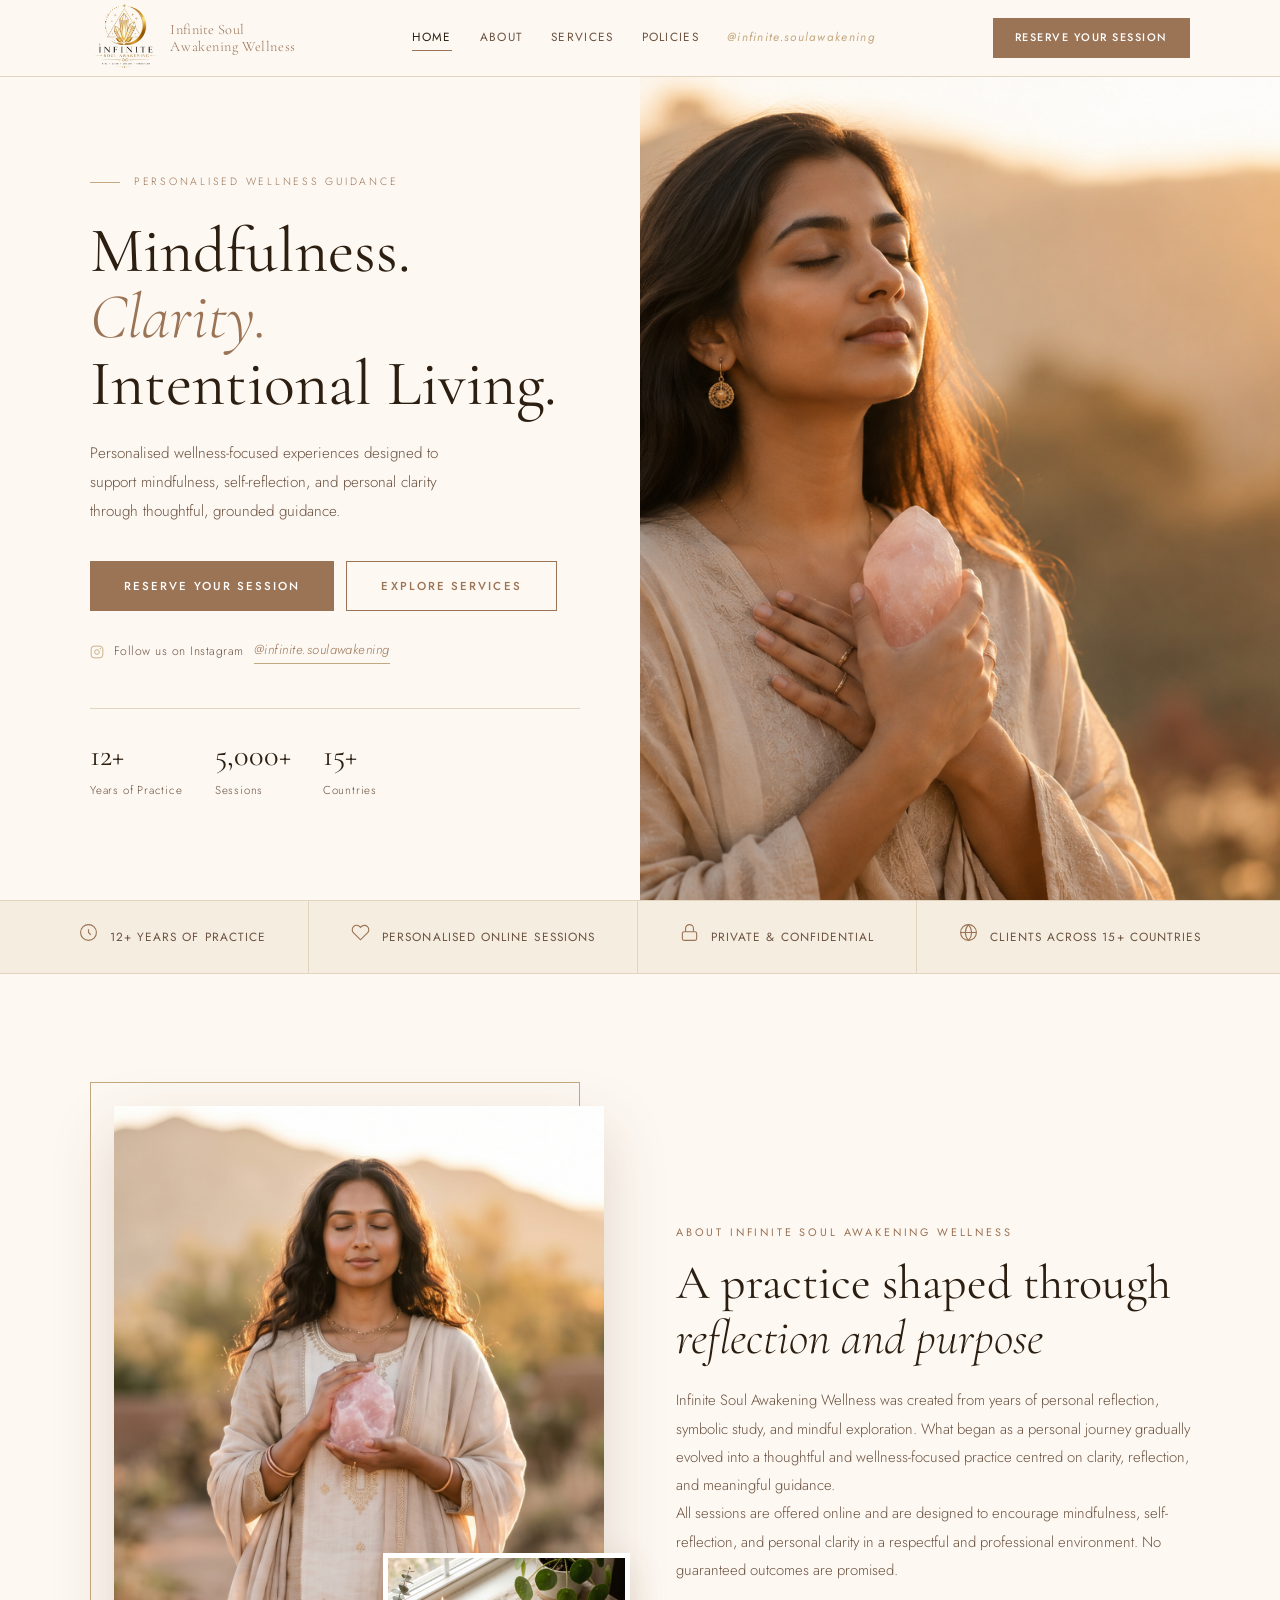
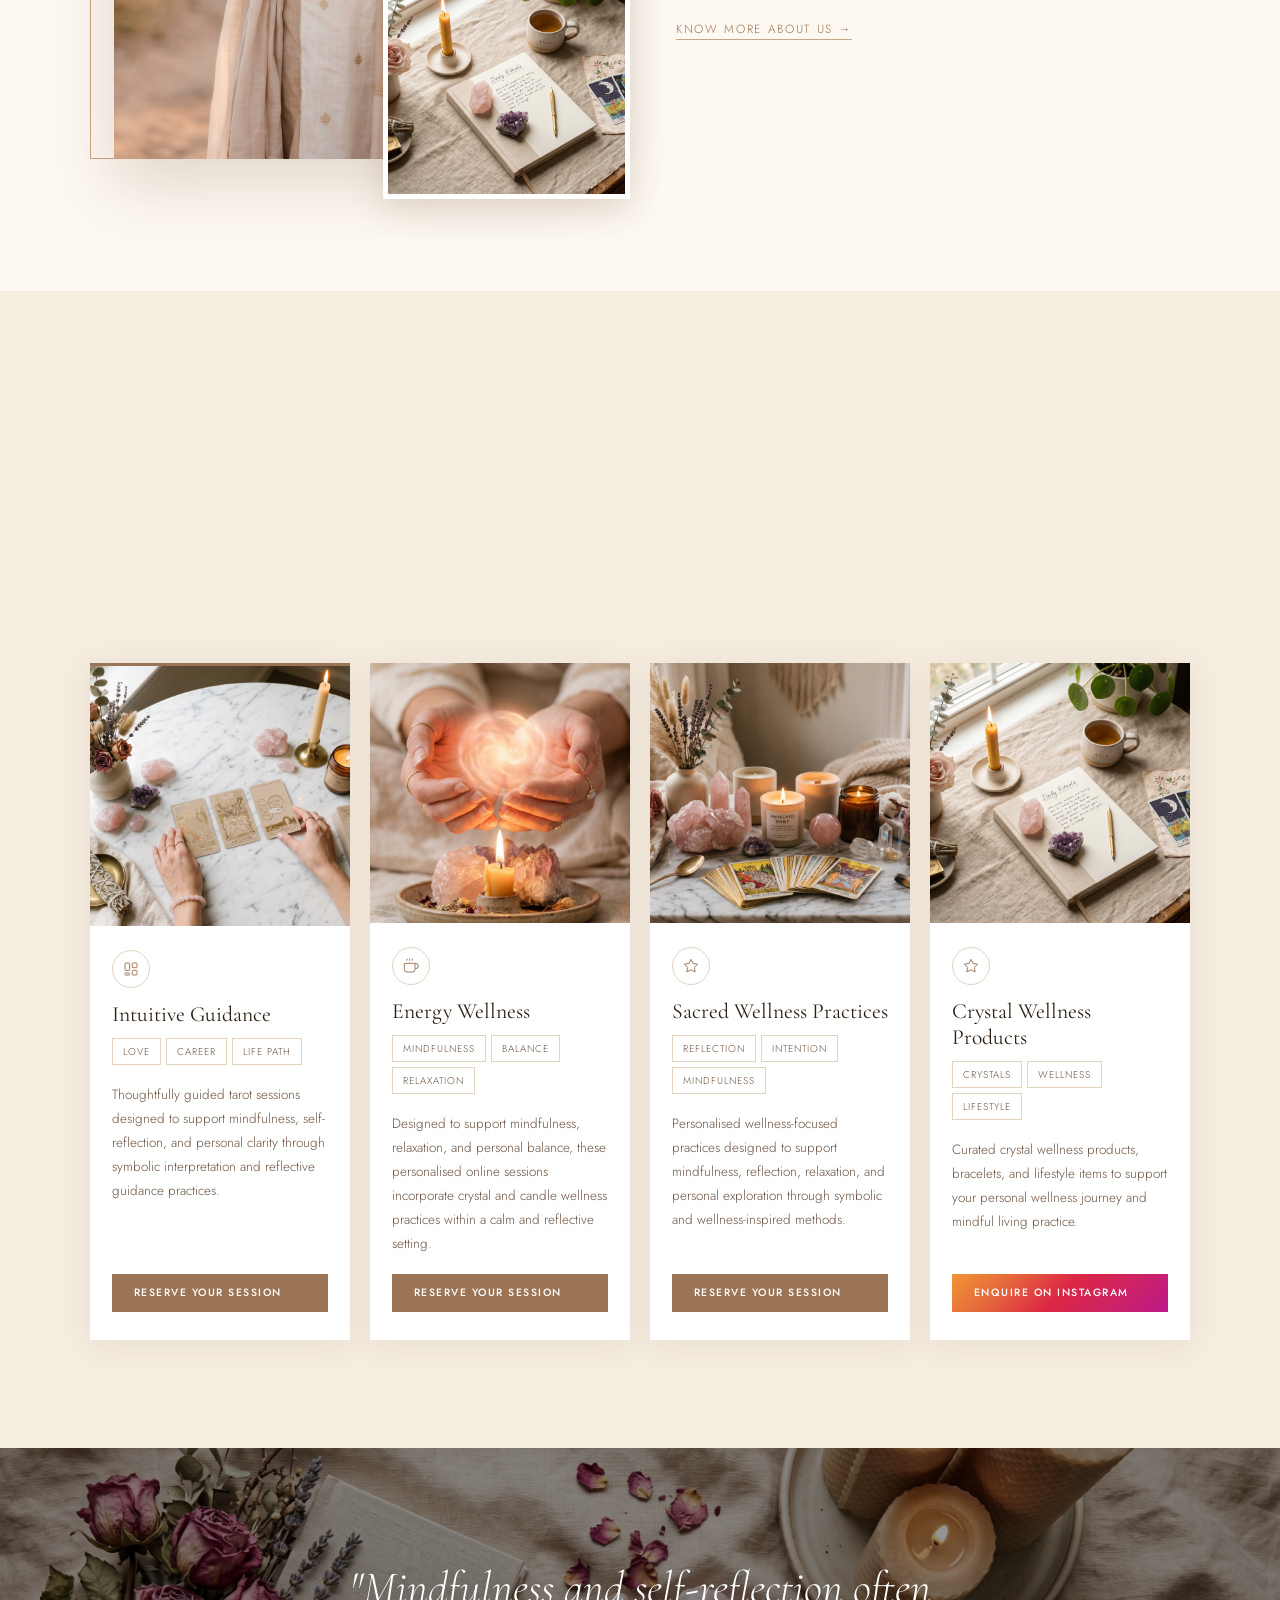
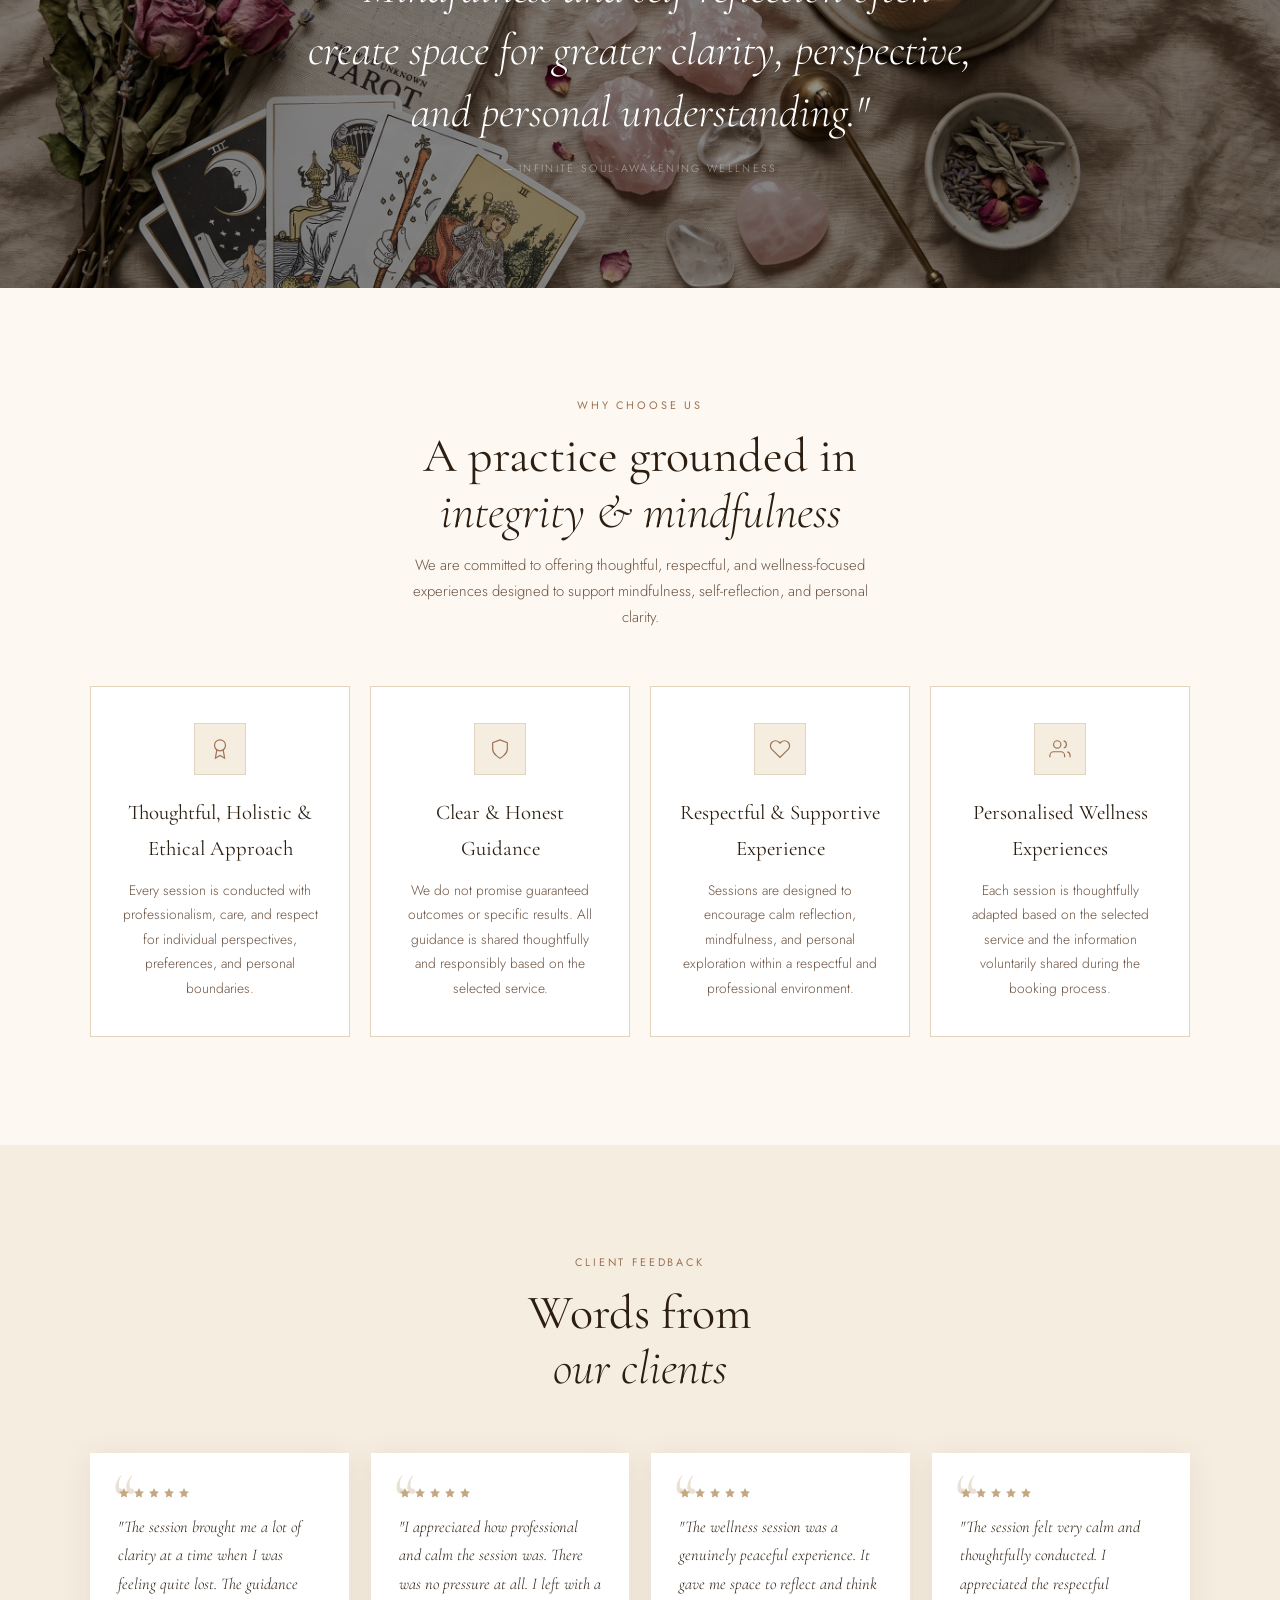
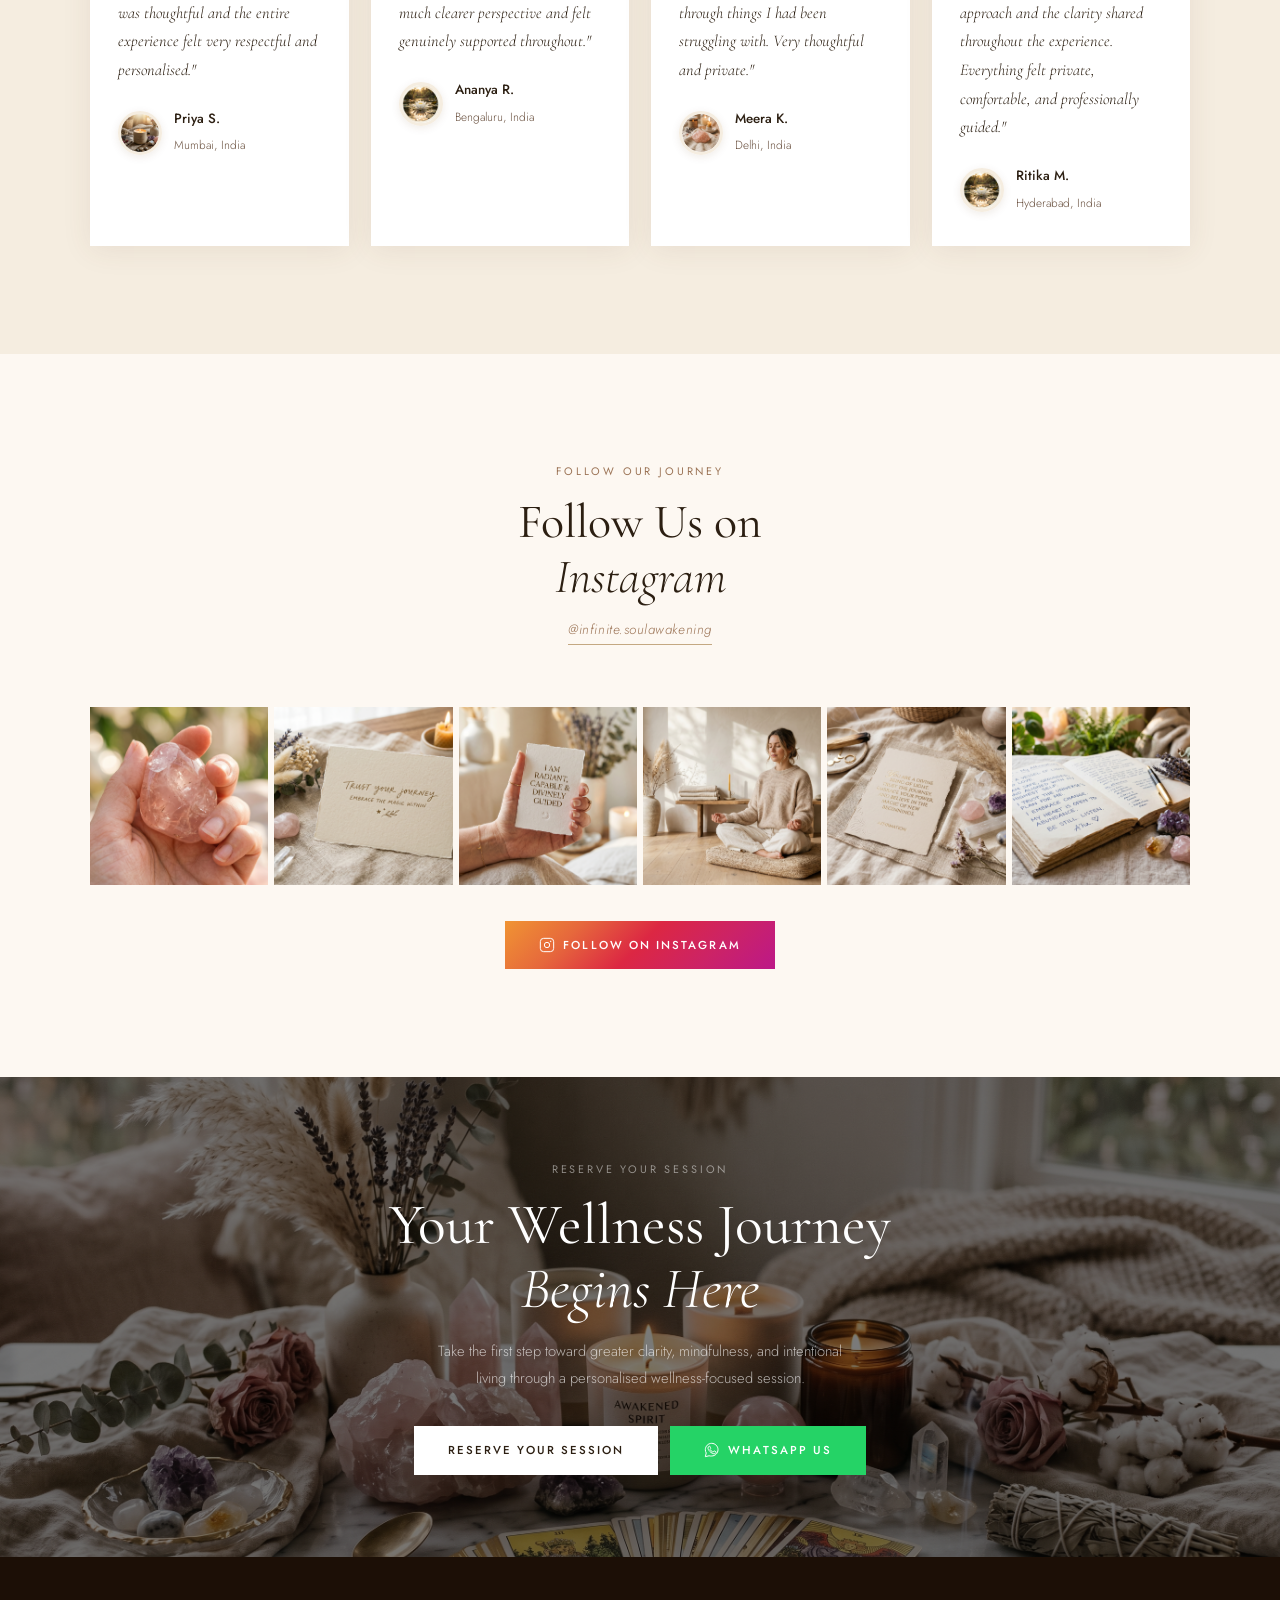
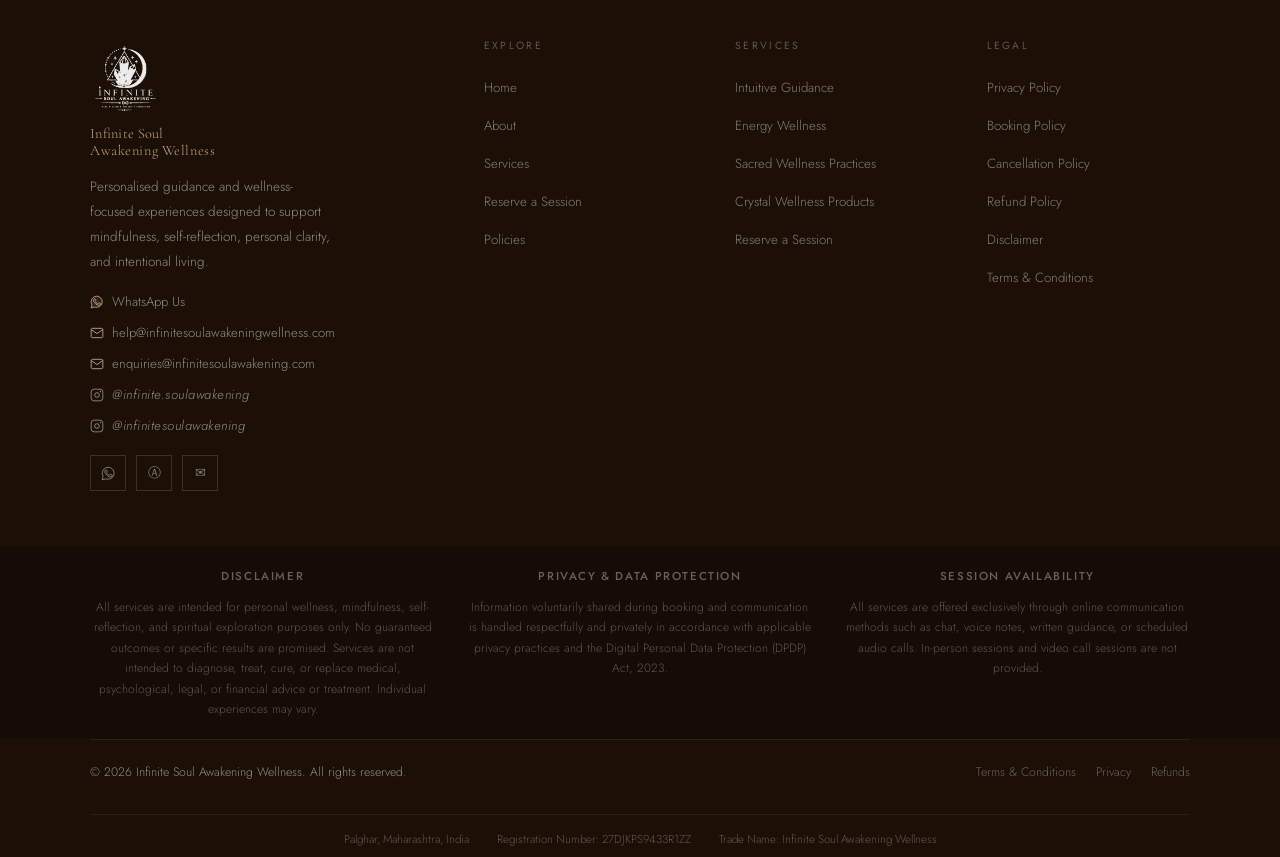
<file: index.html>
<!DOCTYPE html>
<html lang="en">
<head>
  <meta charset="UTF-8"/>
  <meta name="viewport" content="width=device-width, initial-scale=1.0"/>
  <meta name="description" content="Infinite Soul Awakening Wellness — personalised guidance and wellness-focused experiences designed to support mindfulness, self-reflection, personal clarity, and intentional living."/>
  <title>Infinite Soul Awakening Wellness — Mindfulness. Clarity. Intentional Living.</title>
  <link rel="preconnect" href="https://fonts.googleapis.com"/>
  <link rel="preconnect" href="https://fonts.gstatic.com" crossorigin/>
  <link rel="stylesheet" href="assets/css/global.css"/>
  <style>
    /* ── HERO ───────────────────────────────────────────────── */
    .hero {
      display: grid; grid-template-columns: 1fr 1fr;
      min-height: 100svh; padding-top: var(--header-h); overflow: hidden;
    }
    .hero-left {
      display: flex; flex-direction: column; justify-content: center;
      padding: 80px 60px 80px max(40px, calc((100vw - 1180px)/2 + 40px));
    }
    .hero-eyebrow {
      display: flex; align-items: center; gap: 14px;
      font-size: .66rem; letter-spacing: .26em; text-transform: uppercase;
      color: var(--accent); margin-bottom: 26px;
    }
    .hero-eyebrow::before { content:''; width:30px; height:1px; background:var(--accent-light); flex-shrink:0; }
    .hero h1 {
      font-family: var(--font-serif);
      font-size: clamp(2.8rem, 5vw, 4.8rem);
      font-weight: 400; line-height: 1.04; color: var(--text); margin-bottom: 22px;
    }
    .hero h1 em { font-style: italic; font-weight: 300; color: var(--accent); }
    .hero-sub {
      font-size: .95rem; color: var(--text-soft);
      max-width: 380px; line-height: 1.88; margin-bottom: 36px;
    }
    .hero-btns { display: flex; gap: 12px; flex-wrap: wrap; }
    .hero-insta {
      margin-top: 28px;
      display: flex; align-items: center; gap: 10px;
      font-size: .76rem; color: var(--text-soft); letter-spacing: .04em;
    }
    .hero-insta a {
      color: var(--accent); text-decoration: none;
      font-style: italic; font-size: .82rem;
      border-bottom: 1px solid var(--accent-light);
      padding-bottom: 1px; transition: color .2s;
    }
    .hero-insta a:hover { color: var(--accent-dark); }
    .hero-insta svg { width: 14px; stroke: var(--accent-light); fill: none; stroke-width: 1.5; }
    .hero-stats {
      display: flex; gap: 32px; margin-top: 44px;
      padding-top: 32px; border-top: 1px solid var(--border);
    }
    .hero-stat strong {
      display: block; font-family: var(--font-serif);
      font-size: 1.9rem; font-weight: 400; color: var(--text); line-height: 1; margin-bottom: 3px;
    }
    .hero-stat span { font-size: .72rem; letter-spacing: .07em; color: var(--text-soft); }
    .hero-right { position: relative; overflow: hidden; }
    .hero-right img {
      width: 100%; height: 100%;
      object-fit: cover; object-position: center 20%;
      transition: transform 1.2s ease;
    }
    .hero-right:hover img { transform: scale(1.03); }
    .hero-badge {
      position: absolute; bottom: 40px; left: -22px;
      background: var(--white); box-shadow: var(--shadow-warm);
      padding: 16px 20px; z-index: 2; min-width: 160px;
    }
    .hero-badge strong {
      display: block; font-family: var(--font-serif);
      font-size: 1.4rem; font-weight: 400; color: var(--text); line-height: 1; margin-bottom: 4px;
    }
    .hero-badge span { font-size: .68rem; color: var(--text-soft); letter-spacing: .08em; }

    /* ── ABOUT PREVIEW ──────────────────────────────────────── */
    .about-preview { padding: var(--section-pad) 0; }
    .about-grid { display: grid; grid-template-columns: 1fr 1fr; gap: 72px; align-items: center; }
    .about-image-stack { position: relative; padding: 24px 0 24px 24px; }
    .about-img-main {
      width: 100%; aspect-ratio: 3/4; object-fit: cover;
      box-shadow: 0 24px 60px rgba(100,60,20,.18);
      position: relative; z-index: 2;
    }
    .about-img-secondary {
      position: absolute; bottom: -16px; right: -26px; z-index: 3;
      width: 48%; aspect-ratio: 1; object-fit: cover;
      border: 5px solid var(--white); box-shadow: 0 10px 32px rgba(100,60,20,.16);
    }
    .about-image-stack::before {
      content: ''; position: absolute;
      top: 0; left: 0; right: 24px; bottom: 24px;
      border: 1px solid var(--accent-light); z-index: 0;
    }
    .about-text .section-title { margin-bottom: 20px; }
    .about-text p { font-size: .93rem; color: var(--text-soft); line-height: 1.9; margin-bottom: 18px; }
    .about-text p:last-of-type { margin-bottom: 30px; }

    /* ── SERVICES PREVIEW ───────────────────────────────────── */
    .services-preview { padding: var(--section-pad) 0; background: var(--parchment); }
    .services-header { text-align: center; margin-bottom: 56px; }
    .services-header .section-title { margin-bottom: 12px; }
    .services-header p { font-size: .93rem; color: var(--text-soft); max-width: 460px; margin: 0 auto; }
    .services-grid { display: grid; grid-template-columns: repeat(4, 1fr); gap: 20px; }
    .svc-card {
      background: var(--white); box-shadow: var(--shadow-card); overflow: hidden;
      transition: transform .35s, box-shadow .35s; position: relative;
      display: flex; flex-direction: column;
    }
    .svc-card:hover { transform: translateY(-5px); box-shadow: var(--shadow-hover); }
    .svc-card.featured { border-top: 3px solid var(--accent); }
    .svc-img-wrap { width: 100%; aspect-ratio: 1; overflow: hidden; }
    .svc-img-wrap img {
      width: 100%; height: 100%; object-fit: cover;
      transition: transform .55s ease;
    }
    .svc-card:hover .svc-img-wrap img { transform: scale(1.07); }
    .svc-body { padding: 24px 22px 28px; flex: 1; display: flex; flex-direction: column; }
    .svc-icon {
      width: 38px; height: 38px; border: 1px solid var(--border); border-radius: 50%;
      display: flex; align-items: center; justify-content: center; margin-bottom: 14px;
    }
    .svc-icon svg { width: 16px; stroke: var(--accent); fill: none; stroke-width: 1.4; }
    .svc-card h3 {
      font-family: var(--font-serif); font-size: 1.35rem;
      font-weight: 400; color: var(--text); margin-bottom: 10px; line-height: 1.2;
    }
    .svc-card p { font-size: .84rem; color: var(--text-soft); line-height: 1.78; margin-bottom: 18px; flex: 1; }
    .svc-tags { display: flex; flex-wrap: wrap; gap: 5px; margin-bottom: 18px; }
    .svc-tag {
      font-size: .62rem; letter-spacing: .1em; text-transform: uppercase;
      padding: 4px 10px; border: 1px solid var(--border); color: var(--text-soft);
    }

    /* ── WHY CHOOSE US ──────────────────────────────────────── */
    .why-us { padding: var(--section-pad) 0; }
    .why-header { text-align: center; margin-bottom: 56px; }
    .why-header .section-title { margin-bottom: 12px; }
    .why-header p { font-size: .93rem; color: var(--text-soft); max-width: 480px; margin: 0 auto; }
    .why-grid { display: grid; grid-template-columns: repeat(4, 1fr); gap: 20px; }
    .why-card {
      background: var(--white); border: 1px solid var(--border);
      padding: 36px 28px; text-align: center;
      transition: border-color .3s, transform .3s, box-shadow .3s;
      position: relative; overflow: hidden;
    }
    .why-card::before {
      content: ''; position: absolute; top: 0; left: 0; right: 0;
      height: 3px; background: var(--accent-light);
      transform: scaleX(0); transform-origin: left; transition: transform .4s ease;
    }
    .why-card:hover { border-color: var(--accent-light); transform: translateY(-4px); box-shadow: var(--shadow-card); }
    .why-card:hover::before { transform: scaleX(1); }
    .why-icon {
      width: 52px; height: 52px; margin: 0 auto 20px;
      border: 1px solid var(--border); background: var(--parchment);
      display: flex; align-items: center; justify-content: center;
    }
    .why-icon svg { width: 22px; stroke: var(--accent); fill: none; stroke-width: 1.3; }
    .why-card h3 {
      font-family: var(--font-serif); font-size: 1.3rem;
      font-weight: 400; color: var(--text); margin-bottom: 10px;
    }
    .why-card p { font-size: .86rem; color: var(--text-soft); line-height: 1.78; }

    /* ── TESTIMONIALS ───────────────────────────────────────── */
    .testimonials { padding: var(--section-pad) 0; background: var(--parchment); }
    .testimonials-header { text-align: center; margin-bottom: 56px; }
    .testimonials-grid { display: grid; grid-template-columns: repeat(4, 1fr); gap: 22px; }
    .t-card {
      background: var(--white); padding: 34px 28px 30px;
      position: relative; box-shadow: var(--shadow-card); transition: transform .3s;
    }
    .t-card:hover { transform: translateY(-3px); }
    .t-quote-mark {
      font-family: var(--font-serif); font-size: 4.8rem; line-height: .85;
      color: var(--accent-light); opacity: .35;
      position: absolute; top: 14px; left: 22px; pointer-events: none;
    }
    .t-stars { display: flex; gap: 3px; margin-bottom: 14px; }
    .t-stars svg { width: 12px; fill: var(--accent-light); }
    .t-card blockquote {
      font-family: var(--font-serif); font-size: 1.02rem;
      font-style: italic; font-weight: 300; color: var(--text);
      line-height: 1.76; margin-bottom: 22px;
    }
    .t-author { display: flex; align-items: center; gap: 12px; }
    .t-avatar {
      width: 44px; height: 44px; border-radius: 50%; object-fit: cover;
      border: 3px solid var(--parchment); box-shadow: 0 2px 8px rgba(100,60,20,.1);
    }
    .t-info strong { display: block; font-size: .84rem; font-weight: 500; color: var(--text); }
    .t-info span { font-size: .74rem; color: var(--text-soft); }

    /* ── INSTAGRAM SECTION ──────────────────────────────────── */
    .instagram-section { padding: var(--section-pad) 0; }
    .instagram-header { text-align: center; margin-bottom: 44px; }
    .instagram-header .section-title { margin-bottom: 10px; }
    .insta-handle-link {
      display: inline-flex; align-items: center; gap: 6px;
      font-size: .84rem; color: var(--accent); text-decoration: none;
      font-style: italic; letter-spacing: .04em;
      border-bottom: 1px solid var(--accent-light); padding-bottom: 2px;
      transition: color .2s; margin-bottom: 18px;
    }
    .insta-handle-link:hover { color: var(--accent-dark); }
    .insta-grid { display: grid; grid-template-columns: repeat(6, 1fr); gap: 6px; margin-bottom: 36px; }
    .insta-cell { aspect-ratio: 1; overflow: hidden; position: relative; cursor: pointer; }
    .insta-cell img { width: 100%; height: 100%; object-fit: cover; transition: transform .5s ease; }
    .insta-cell:hover img { transform: scale(1.08); }
    .insta-cell::after {
      content: ''; position: absolute; inset: 0;
      background: rgba(155,115,85,0); transition: background .35s;
    }
    .insta-cell:hover::after { background: rgba(155,115,85,.22); }
    .instagram-cta { text-align: center; }

    /* ── LUXURY STRIP ───────────────────────────────────────── */
    .luxury-strip { position: relative; height: 440px; overflow: hidden; }
    .luxury-strip img {
      width: 100%; height: 100%;
      object-fit: cover; object-position: center 55%;
      filter: brightness(.58) saturate(.82);
      transition: transform 14s ease;
    }
    .luxury-strip:hover img { transform: scale(1.04); }
    .luxury-strip-overlay {
      position: absolute; inset: 0;
      display: flex; align-items: center; justify-content: center;
    }
    .luxury-quote { text-align: center; padding: 0 24px; }
    .luxury-quote p {
      font-family: var(--font-serif);
      font-size: clamp(1.6rem, 3.6vw, 2.8rem);
      font-weight: 300; font-style: italic; color: var(--white);
      line-height: 1.38; text-shadow: 0 2px 24px rgba(0,0,0,.3); max-width: 680px;
    }
    .luxury-quote span {
      display: block; font-family: var(--font-sans);
      font-size: .66rem; letter-spacing: .22em; text-transform: uppercase;
      color: rgba(255,255,255,.52); margin-top: 16px;
    }

    /* ── RESPONSIVE ─────────────────────────────────────────── */
    @media (max-width: 1024px) {
      .hero-left { padding: 60px 44px 60px 32px; }
      .services-grid { grid-template-columns: repeat(2, 1fr); }
      .why-grid { grid-template-columns: repeat(2, 1fr); }
    }
    @media (max-width: 900px) {
      .hero { grid-template-columns: 1fr; min-height: auto; }
      .hero-left { padding: 60px 32px; text-align: center; align-items: center; }
      .hero-eyebrow::before { display: none; }
      .hero-sub { margin: 0 auto 32px; }
      .hero-right { height: 65vw; min-height: 340px; }
      .hero-badge { left: 16px; bottom: 18px; }
      .hero-stats { gap: 22px; }
      .about-grid { grid-template-columns: 1fr; gap: 48px; }
      .about-image-stack::before { display: none; }
      .about-img-secondary { right: 8px; }
      .testimonials-grid { grid-template-columns: 1fr 1fr; }
      .insta-grid { grid-template-columns: repeat(3, 1fr); }
    }
    @media (max-width: 600px) {
      .services-grid { grid-template-columns: 1fr; max-width: 380px; margin: 0 auto; }
      .why-grid { grid-template-columns: 1fr; }
      .testimonials-grid { grid-template-columns: 1fr; }
      .insta-grid { grid-template-columns: repeat(2, 1fr); }
      .luxury-strip { height: 300px; }
      .hero-stats { gap: 18px; flex-wrap: wrap; }
    }
  </style>
</head>
<body>

<!-- ══ HERO ══════════════════════════════════════════════════ -->
<section class="hero" aria-label="Hero">
  <div class="hero-left">
    <span class="hero-eyebrow">Personalised Wellness Guidance</span>
    <h1>Mindfulness.<br><em>Clarity.</em><br>Intentional Living.</h1>
    <p class="hero-sub">Personalised wellness-focused experiences designed to support mindfulness, self-reflection, and personal clarity through thoughtful, grounded guidance.</p>
    <div class="hero-btns">
      <a href="booking.html" class="btn btn-filled">Reserve Your Session</a>
      <a href="services.html" class="btn btn-ghost">Explore Services</a>
    </div>
    <div class="hero-insta">
      <svg viewBox="0 0 24 24"><rect x="2" y="2" width="20" height="20" rx="5"/><circle cx="12" cy="12" r="4"/><circle cx="17.5" cy="6.5" r=".5" fill="currentColor"/></svg>
      Follow us on Instagram
      <a href="https://www.instagram.com/infinite.soulawakening" target="_blank" rel="noopener noreferrer">@infinite.soulawakening</a>
    </div>
    <div class="hero-stats">
      <div class="hero-stat"><strong>12+</strong><span>Years of Practice</span></div>
      <div class="hero-stat"><strong>5,000+</strong><span>Sessions</span></div>
      <div class="hero-stat"><strong>15+</strong><span>Countries</span></div>
    </div>
  </div>
  <div class="hero-right">
    <img src="assets/images/hero-spiritual-woman.png"
      alt="Woman in serene mindful meditation in golden light"
      fetchpriority="high" width="700" height="900"/>
  </div>
</section>

<!-- ══ TRUST BAR ═════════════════════════════════════════════ -->
<div class="trust-bar" role="list" aria-label="Trust signals">
  <div class="trust-inner">
    <div class="trust-item" role="listitem">
      <div class="trust-icon" aria-hidden="true"><svg viewBox="0 0 24 24"><circle cx="12" cy="12" r="10"/><path d="M12 8v4l3 3"/></svg></div>
      <span class="trust-label">12+ Years of Practice</span>
    </div>
    <div class="trust-item" role="listitem">
      <div class="trust-icon" aria-hidden="true"><svg viewBox="0 0 24 24"><path d="M20.84 4.61a5.5 5.5 0 0 0-7.78 0L12 5.67l-1.06-1.06a5.5 5.5 0 0 0-7.78 7.78l1.06 1.06L12 21.23l7.78-7.78 1.06-1.06a5.5 5.5 0 0 0 0-7.78z"/></svg></div>
      <span class="trust-label">Personalised Online Sessions</span>
    </div>
    <div class="trust-item" role="listitem">
      <div class="trust-icon" aria-hidden="true"><svg viewBox="0 0 24 24"><rect x="3" y="11" width="18" height="11" rx="2"/><path d="M7 11V7a5 5 0 0 1 10 0v4"/></svg></div>
      <span class="trust-label">Private &amp; Confidential</span>
    </div>
    <div class="trust-item" role="listitem">
      <div class="trust-icon" aria-hidden="true"><svg viewBox="0 0 24 24"><circle cx="12" cy="12" r="10"/><line x1="2" y1="12" x2="22" y2="12"/><path d="M12 2a15.3 15.3 0 0 1 4 10 15.3 15.3 0 0 1-4 10 15.3 15.3 0 0 1-4-10 15.3 15.3 0 0 1 4-10z"/></svg></div>
      <span class="trust-label">Clients Across 15+ Countries</span>
    </div>
  </div>
</div>

<!-- ══ ABOUT PREVIEW ═════════════════════════════════════════ -->
<section class="about-preview" aria-labelledby="about-title">
  <div class="container">
    <div class="about-grid">
      <div class="about-image-stack fade-up">
        <img class="about-img-main"
          src="assets/images/spiritual-guide.jpeg"
          alt="Spiritual guide in peaceful reflection"
          loading="lazy" width="600" height="800"/>
        <img class="about-img-secondary"
          src="assets/images/insta-spiritual-workspace.jpeg"
          alt="Wellness workspace with crystals and candles"
          loading="lazy" width="280" height="280"/>
      </div>
      <div class="fade-up" style="transition-delay:.16s">
        <span class="section-label">About Infinite Soul Awakening Wellness</span>
        <h2 class="section-title about-text" id="about-title">A practice shaped through<br><em>reflection and purpose</em></h2>
        <p class="about-text" style="margin-top:20px;font-size:.93rem;color:var(--text-soft);line-height:1.9;">Infinite Soul Awakening Wellness was created from years of personal reflection, symbolic study, and mindful exploration. What began as a personal journey gradually evolved into a thoughtful and wellness-focused practice centred on clarity, reflection, and meaningful guidance.</p>
        <p style="font-size:.93rem;color:var(--text-soft);line-height:1.9;margin-bottom:30px;">All sessions are offered online and are designed to encourage mindfulness, self-reflection, and personal clarity in a respectful and professional environment. No guaranteed outcomes are promised.</p>
        <a href="about.html" class="text-link">Know More About Us &rarr;</a>
      </div>
    </div>
  </div>
</section>

<!-- ══ SERVICES PREVIEW ══════════════════════════════════════ -->
<section class="services-preview" aria-labelledby="services-title">
  <div class="container">
    <div class="services-header fade-up">
      <span class="section-label">What We Offer</span>
      <h2 class="section-title" id="services-title">Personalised wellness<br><em>experiences online</em></h2>
      <p>Four thoughtfully designed wellness services, each adapted to your chosen area of focus and personal intentions.</p>
    </div>
    <div class="services-grid">

      <article class="svc-card featured fade-up" style="transition-delay:.06s">
        <div class="svc-img-wrap">
          <img src="assets/images/tarot-reading-flatlay.jpeg"
            alt="Tarot cards arranged on a warm-lit surface" loading="lazy" width="600" height="600"/>
        </div>
        <div class="svc-body">
          <div class="svc-icon" aria-hidden="true"><svg viewBox="0 0 24 24"><rect x="3" y="3" width="7" height="11" rx="1"/><rect x="14" y="3" width="7" height="7" rx="1"/><rect x="14" y="14" width="7" height="7" rx="1"/><rect x="3" y="18" width="7" height="3" rx="1"/></svg></div>
          <h3>Intuitive Guidance</h3>
          <div class="svc-tags"><span class="svc-tag">Love</span><span class="svc-tag">Career</span><span class="svc-tag">Life Path</span></div>
          <p>Thoughtfully guided tarot sessions designed to support mindfulness, self-reflection, and personal clarity through symbolic interpretation and reflective guidance practices.</p>
          <a href="booking.html" class="btn btn-filled btn-sm">Reserve Your Session</a>
        </div>
      </article>

      <article class="svc-card fade-up" style="transition-delay:.14s">
        <div class="svc-img-wrap">
          <img src="assets/images/energy-healing-hands.jpeg"
            alt="Wellness session with warm candle and crystal setting" loading="lazy" width="600" height="600"/>
        </div>
        <div class="svc-body">
          <div class="svc-icon" aria-hidden="true"><svg viewBox="0 0 24 24"><path d="M18 8h1a4 4 0 0 1 0 8h-1"/><path d="M2 8h16v9a4 4 0 0 1-4 4H6a4 4 0 0 1-4-4V8z"/><line x1="6" y1="1" x2="6" y2="4"/><line x1="10" y1="1" x2="10" y2="4"/><line x1="14" y1="1" x2="14" y2="4"/></svg></div>
          <h3>Energy Wellness</h3>
          <div class="svc-tags"><span class="svc-tag">Mindfulness</span><span class="svc-tag">Balance</span><span class="svc-tag">Relaxation</span></div>
          <p>Designed to support mindfulness, relaxation, and personal balance, these personalised online sessions incorporate crystal and candle wellness practices within a calm and reflective setting.</p>
          <a href="booking.html" class="btn btn-filled btn-sm">Reserve Your Session</a>
        </div>
      </article>

      <article class="svc-card fade-up" style="transition-delay:.22s">
        <div class="svc-img-wrap">
          <img src="assets/images/insta-crystal-candle.jpeg"
            alt="Sacred wellness space with candles and crystals" loading="lazy" width="600" height="600"/>
        </div>
        <div class="svc-body">
          <div class="svc-icon" aria-hidden="true"><svg viewBox="0 0 24 24"><polygon points="12 2 15.09 8.26 22 9.27 17 14.14 18.18 21.02 12 17.77 5.82 21.02 7 14.14 2 9.27 8.91 8.26 12 2"/></svg></div>
          <h3>Sacred Wellness Practices</h3>
          <div class="svc-tags"><span class="svc-tag">Reflection</span><span class="svc-tag">Intention</span><span class="svc-tag">Mindfulness</span></div>
          <p>Personalised wellness-focused practices designed to support mindfulness, reflection, relaxation, and personal exploration through symbolic and wellness-inspired methods.</p>
          <a href="booking.html" class="btn btn-filled btn-sm">Reserve Your Session</a>
        </div>
      </article>

      <article class="svc-card fade-up" style="transition-delay:.30s">
        <div class="svc-img-wrap">
          <img src="assets/images/insta-spiritual-workspace.jpeg"
            alt="Crystal wellness products and lifestyle items" loading="lazy" width="600" height="600"/>
        </div>
        <div class="svc-body">
          <div class="svc-icon" aria-hidden="true"><svg viewBox="0 0 24 24"><path d="M12 2l3.09 6.26L22 9.27l-5 4.87 1.18 6.88L12 17.77l-6.18 3.25L7 14.14 2 9.27l6.91-1.01L12 2z"/></svg></div>
          <h3>Crystal Wellness Products</h3>
          <div class="svc-tags"><span class="svc-tag">Crystals</span><span class="svc-tag">Wellness</span><span class="svc-tag">Lifestyle</span></div>
          <p>Curated crystal wellness products, bracelets, and lifestyle items to support your personal wellness journey and mindful living practice.</p>
          <a href="https://www.instagram.com/infinite.soulawakening" target="_blank" rel="noopener noreferrer" class="btn btn-insta btn-sm">Enquire on Instagram</a>
        </div>
      </article>

    </div>
  </div>
</section>

<!-- ══ LUXURY STRIP ══════════════════════════════════════════ -->
<div class="luxury-strip" role="img" aria-label="Wellness candles and flowers in a peaceful setting">
  <img src="assets/images/about-spiritual-flatlay.jpeg"
    alt="Warm candles and flowers in a wellness space" loading="lazy" width="1800" height="440"/>
  <div class="luxury-strip-overlay">
    <div class="luxury-quote fade-up">
      <p>"Mindfulness and self-reflection often create space for greater clarity, perspective, and personal understanding."</p>
      <span>— Infinite Soul Awakening Wellness</span>
    </div>
  </div>
</div>

<!-- ══ WHY CHOOSE US ═════════════════════════════════════════ -->
<section class="why-us" aria-labelledby="why-title">
  <div class="container">
    <div class="why-header fade-up">
      <span class="section-label">Why Choose Us</span>
      <h2 class="section-title" id="why-title">A practice grounded in<br><em>integrity &amp; mindfulness</em></h2>
      <p>We are committed to offering thoughtful, respectful, and wellness-focused experiences designed to support mindfulness, self-reflection, and personal clarity.</p>
    </div>
    <div class="why-grid">
      <div class="why-card fade-up" style="transition-delay:.06s">
        <div class="why-icon" aria-hidden="true"><svg viewBox="0 0 24 24"><circle cx="12" cy="8" r="6"/><path d="M15.477 12.89L17 22l-5-3-5 3 1.523-9.11"/></svg></div>
        <h3>Thoughtful, Holistic &amp; Ethical Approach</h3>
        <p>Every session is conducted with professionalism, care, and respect for individual perspectives, preferences, and personal boundaries.</p>
      </div>
      <div class="why-card fade-up" style="transition-delay:.14s">
        <div class="why-icon" aria-hidden="true"><svg viewBox="0 0 24 24"><path d="M12 22s8-4 8-10V5l-8-3-8 3v7c0 6 8 10 8 10z"/></svg></div>
        <h3>Clear &amp; Honest Guidance</h3>
        <p>We do not promise guaranteed outcomes or specific results. All guidance is shared thoughtfully and responsibly based on the selected service.</p>
      </div>
      <div class="why-card fade-up" style="transition-delay:.22s">
        <div class="why-icon" aria-hidden="true"><svg viewBox="0 0 24 24"><path d="M20.84 4.61a5.5 5.5 0 0 0-7.78 0L12 5.67l-1.06-1.06a5.5 5.5 0 0 0-7.78 7.78l1.06 1.06L12 21.23l7.78-7.78 1.06-1.06a5.5 5.5 0 0 0 0-7.78z"/></svg></div>
        <h3>Respectful &amp; Supportive Experience</h3>
        <p>Sessions are designed to encourage calm reflection, mindfulness, and personal exploration within a respectful and professional environment.</p>
      </div>
      <div class="why-card fade-up" style="transition-delay:.30s">
        <div class="why-icon" aria-hidden="true"><svg viewBox="0 0 24 24"><path d="M17 21v-2a4 4 0 0 0-4-4H5a4 4 0 0 0-4 4v2"/><circle cx="9" cy="7" r="4"/><path d="M23 21v-2a4 4 0 0 0-3-3.87"/><path d="M16 3.13a4 4 0 0 1 0 7.75"/></svg></div>
        <h3>Personalised Wellness Experiences</h3>
        <p>Each session is thoughtfully adapted based on the selected service and the information voluntarily shared during the booking process.</p>
      </div>
    </div>
  </div>
</section>

<!-- ══ TESTIMONIALS ══════════════════════════════════════════ -->
<section class="testimonials" aria-labelledby="testimonials-title">
  <div class="container">
    <div class="testimonials-header fade-up">
      <span class="section-label">Client Feedback</span>
      <h2 class="section-title" id="testimonials-title">Words from<br><em>our clients</em></h2>
    </div>
    <div class="testimonials-grid">
      <article class="t-card fade-up" style="transition-delay:.06s">
        <div class="t-quote-mark" aria-hidden="true">&ldquo;</div>
        <div class="t-stars" aria-label="5 stars"><svg viewBox="0 0 24 24"><polygon points="12 2 15.09 8.26 22 9.27 17 14.14 18.18 21.02 12 17.77 5.82 21.02 7 14.14 2 9.27 8.91 8.26 12 2"/></svg><svg viewBox="0 0 24 24"><polygon points="12 2 15.09 8.26 22 9.27 17 14.14 18.18 21.02 12 17.77 5.82 21.02 7 14.14 2 9.27 8.91 8.26 12 2"/></svg><svg viewBox="0 0 24 24"><polygon points="12 2 15.09 8.26 22 9.27 17 14.14 18.18 21.02 12 17.77 5.82 21.02 7 14.14 2 9.27 8.91 8.26 12 2"/></svg><svg viewBox="0 0 24 24"><polygon points="12 2 15.09 8.26 22 9.27 17 14.14 18.18 21.02 12 17.77 5.82 21.02 7 14.14 2 9.27 8.91 8.26 12 2"/></svg><svg viewBox="0 0 24 24"><polygon points="12 2 15.09 8.26 22 9.27 17 14.14 18.18 21.02 12 17.77 5.82 21.02 7 14.14 2 9.27 8.91 8.26 12 2"/></svg></div>
        <blockquote>"The session brought me a lot of clarity at a time when I was feeling quite lost. The guidance was thoughtful and the entire experience felt very respectful and personalised."</blockquote>
        <div class="t-author">
          <img class="t-avatar" src="assets/images/testimonial-candle-avatar.jpeg" alt="Priya S." loading="lazy" width="44" height="44"/>
          <div class="t-info"><strong>Priya S.</strong><span>Mumbai, India</span></div>
        </div>
      </article>
      <article class="t-card fade-up" style="transition-delay:.16s">
        <div class="t-quote-mark" aria-hidden="true">&ldquo;</div>
        <div class="t-stars" aria-label="5 stars"><svg viewBox="0 0 24 24"><polygon points="12 2 15.09 8.26 22 9.27 17 14.14 18.18 21.02 12 17.77 5.82 21.02 7 14.14 2 9.27 8.91 8.26 12 2"/></svg><svg viewBox="0 0 24 24"><polygon points="12 2 15.09 8.26 22 9.27 17 14.14 18.18 21.02 12 17.77 5.82 21.02 7 14.14 2 9.27 8.91 8.26 12 2"/></svg><svg viewBox="0 0 24 24"><polygon points="12 2 15.09 8.26 22 9.27 17 14.14 18.18 21.02 12 17.77 5.82 21.02 7 14.14 2 9.27 8.91 8.26 12 2"/></svg><svg viewBox="0 0 24 24"><polygon points="12 2 15.09 8.26 22 9.27 17 14.14 18.18 21.02 12 17.77 5.82 21.02 7 14.14 2 9.27 8.91 8.26 12 2"/></svg><svg viewBox="0 0 24 24"><polygon points="12 2 15.09 8.26 22 9.27 17 14.14 18.18 21.02 12 17.77 5.82 21.02 7 14.14 2 9.27 8.91 8.26 12 2"/></svg></div>
        <blockquote>"I appreciated how professional and calm the session was. There was no pressure at all. I left with a much clearer perspective and felt genuinely supported throughout."</blockquote>
        <div class="t-author">
          <img class="t-avatar" src="assets/images/testimonial-lotus-avatar.jpeg" alt="Ananya R." loading="lazy" width="44" height="44"/>
          <div class="t-info"><strong>Ananya R.</strong><span>Bengaluru, India</span></div>
        </div>
      </article>
      <article class="t-card fade-up" style="transition-delay:.26s">
        <div class="t-quote-mark" aria-hidden="true">&ldquo;</div>
        <div class="t-stars" aria-label="5 stars"><svg viewBox="0 0 24 24"><polygon points="12 2 15.09 8.26 22 9.27 17 14.14 18.18 21.02 12 17.77 5.82 21.02 7 14.14 2 9.27 8.91 8.26 12 2"/></svg><svg viewBox="0 0 24 24"><polygon points="12 2 15.09 8.26 22 9.27 17 14.14 18.18 21.02 12 17.77 5.82 21.02 7 14.14 2 9.27 8.91 8.26 12 2"/></svg><svg viewBox="0 0 24 24"><polygon points="12 2 15.09 8.26 22 9.27 17 14.14 18.18 21.02 12 17.77 5.82 21.02 7 14.14 2 9.27 8.91 8.26 12 2"/></svg><svg viewBox="0 0 24 24"><polygon points="12 2 15.09 8.26 22 9.27 17 14.14 18.18 21.02 12 17.77 5.82 21.02 7 14.14 2 9.27 8.91 8.26 12 2"/></svg><svg viewBox="0 0 24 24"><polygon points="12 2 15.09 8.26 22 9.27 17 14.14 18.18 21.02 12 17.77 5.82 21.02 7 14.14 2 9.27 8.91 8.26 12 2"/></svg></div>
        <blockquote>"The wellness session was a genuinely peaceful experience. It gave me space to reflect and think through things I had been struggling with. Very thoughtful and private."</blockquote>
        <div class="t-author">
          <img class="t-avatar" src="assets/images/testimonial-crystal-avatar.jpeg" alt="Meera K." loading="lazy" width="44" height="44"/>
          <div class="t-info"><strong>Meera K.</strong><span>Delhi, India</span></div>
        </div>
      </article>
      <article class="t-card fade-up" style="transition-delay:.36s">
        <div class="t-quote-mark" aria-hidden="true">&ldquo;</div>
        <div class="t-stars" aria-label="5 stars"><svg viewBox="0 0 24 24"><polygon points="12 2 15.09 8.26 22 9.27 17 14.14 18.18 21.02 12 17.77 5.82 21.02 7 14.14 2 9.27 8.91 8.26 12 2"/></svg><svg viewBox="0 0 24 24"><polygon points="12 2 15.09 8.26 22 9.27 17 14.14 18.18 21.02 12 17.77 5.82 21.02 7 14.14 2 9.27 8.91 8.26 12 2"/></svg><svg viewBox="0 0 24 24"><polygon points="12 2 15.09 8.26 22 9.27 17 14.14 18.18 21.02 12 17.77 5.82 21.02 7 14.14 2 9.27 8.91 8.26 12 2"/></svg><svg viewBox="0 0 24 24"><polygon points="12 2 15.09 8.26 22 9.27 17 14.14 18.18 21.02 12 17.77 5.82 21.02 7 14.14 2 9.27 8.91 8.26 12 2"/></svg><svg viewBox="0 0 24 24"><polygon points="12 2 15.09 8.26 22 9.27 17 14.14 18.18 21.02 12 17.77 5.82 21.02 7 14.14 2 9.27 8.91 8.26 12 2"/></svg></div>
        <blockquote>"The session felt very calm and thoughtfully conducted. I appreciated the respectful approach and the clarity shared throughout the experience. Everything felt private, comfortable, and professionally guided."</blockquote>
        <div class="t-author">
          <img class="t-avatar" src="assets/images/testimonial-lotus-avatar.jpeg" alt="Ritika M." loading="lazy" width="44" height="44"/>
          <div class="t-info"><strong>Ritika M.</strong><span>Hyderabad, India</span></div>
        </div>
      </article>
    </div>
  </div>
</section>

<!-- ══ INSTAGRAM SECTION ═════════════════════════════════════ -->
<section class="instagram-section" aria-labelledby="instagram-title">
  <div class="container">
    <div class="instagram-header fade-up">
      <span class="section-label">Follow Our Journey</span>
      <h2 class="section-title" id="instagram-title">Follow Us on<br><em>Instagram</em></h2>
      <a href="https://www.instagram.com/infinite.soulawakening" target="_blank" rel="noopener noreferrer" class="insta-handle-link">@infinite.soulawakening</a>
    </div>
    <div class="insta-grid fade-up" style="transition-delay:.1s">
      <div class="insta-cell"><img src="assets/images/insta-rose-quartz.jpeg" alt="Crystals" loading="lazy" width="300" height="300"/></div>
      <div class="insta-cell"><img src="assets/images/insta-affirmation-card.jpeg" alt="Guidance cards" loading="lazy" width="300" height="300"/></div>
      <div class="insta-cell"><img src="assets/images/insta-hand-card.jpeg" alt="Wellness session" loading="lazy" width="300" height="300"/></div>
      <div class="insta-cell"><img src="assets/images/insta-meditation-woman.jpeg" alt="Mindful practice" loading="lazy" width="300" height="300"/></div>
      <div class="insta-cell"><img src="assets/images/insta-quote-flatlay.jpeg" alt="Wellness reflection" loading="lazy" width="300" height="300"/></div>
      <div class="insta-cell"><img src="assets/images/insta-spiritual-journal.jpeg" alt="Mindfulness journal" loading="lazy" width="300" height="300"/></div>
    </div>
    <div class="instagram-cta fade-up" style="transition-delay:.2s;margin-top:32px;">
      <a href="https://www.instagram.com/infinite.soulawakening" target="_blank" rel="noopener noreferrer" class="btn btn-insta">
        <svg viewBox="0 0 24 24" width="16" fill="none" stroke="currentColor" stroke-width="1.5"><rect x="2" y="2" width="20" height="20" rx="5"/><circle cx="12" cy="12" r="4"/><circle cx="17.5" cy="6.5" r=".5" fill="currentColor"/></svg>
        Follow on Instagram
      </a>
    </div>
  </div>
</section>

<!-- ══ FINAL CTA ═════════════════════════════════════════════ -->
<section class="final-cta" aria-labelledby="cta-title">
  <img src="assets/images/insta-crystal-candle.jpeg"
    class="final-cta-img" alt="Wellness candles and crystals in a peaceful setting" loading="lazy" width="1800" height="480"/>
  <div class="final-cta-overlay">
    <span class="section-label fade-up">Reserve Your Session</span>
    <h2 id="cta-title" class="fade-up" style="transition-delay:.1s">
      Your Wellness Journey<br><em>Begins Here</em>
    </h2>
    <p class="fade-up" style="transition-delay:.2s">Take the first step toward greater clarity, mindfulness, and intentional living through a personalised wellness-focused session.</p>
    <div class="cta-btn-group fade-up" style="transition-delay:.3s">
      <a href="booking.html" class="btn btn-white">Reserve Your Session</a>
      <a href="https://wa.me/918451856536" target="_blank" rel="noopener noreferrer" class="btn btn-whatsapp">
        <svg viewBox="0 0 24 24" width="16" fill="none" stroke="currentColor" stroke-width="1.5"><path d="M17.472 14.382c-.297-.149-1.758-.867-2.03-.967-.273-.099-.471-.148-.67.15-.197.297-.767.966-.94 1.164-.173.199-.347.223-.644.075-.297-.15-1.255-.463-2.39-1.475-.883-.788-1.48-1.761-1.653-2.059-.173-.297-.018-.458.13-.606.134-.133.298-.347.446-.52.149-.174.198-.298.298-.497.099-.198.05-.371-.025-.52-.075-.149-.669-1.612-.916-2.207-.242-.579-.487-.5-.669-.51-.173-.008-.371-.01-.57-.01-.198 0-.52.074-.792.372-.272.297-1.04 1.016-1.04 2.479 0 1.462 1.065 2.875 1.213 3.074.149.198 2.096 3.2 5.077 4.487.709.306 1.262.489 1.694.625.712.227 1.36.195 1.871.118.571-.085 1.758-.719 2.006-1.413.248-.694.248-1.289.173-1.413z"/><path d="M11.5 2C6.253 2 2 6.253 2 11.5c0 1.82.487 3.53 1.338 5.004L2 22l5.61-1.323A9.454 9.454 0 0 0 11.5 21C16.747 21 21 16.747 21 11.5S16.747 2 11.5 2z"/></svg>
        WhatsApp Us
      </a>
    </div>
  </div>
</section>

<script src="assets/js/components.js"></script>
</body>
</html>
</file>
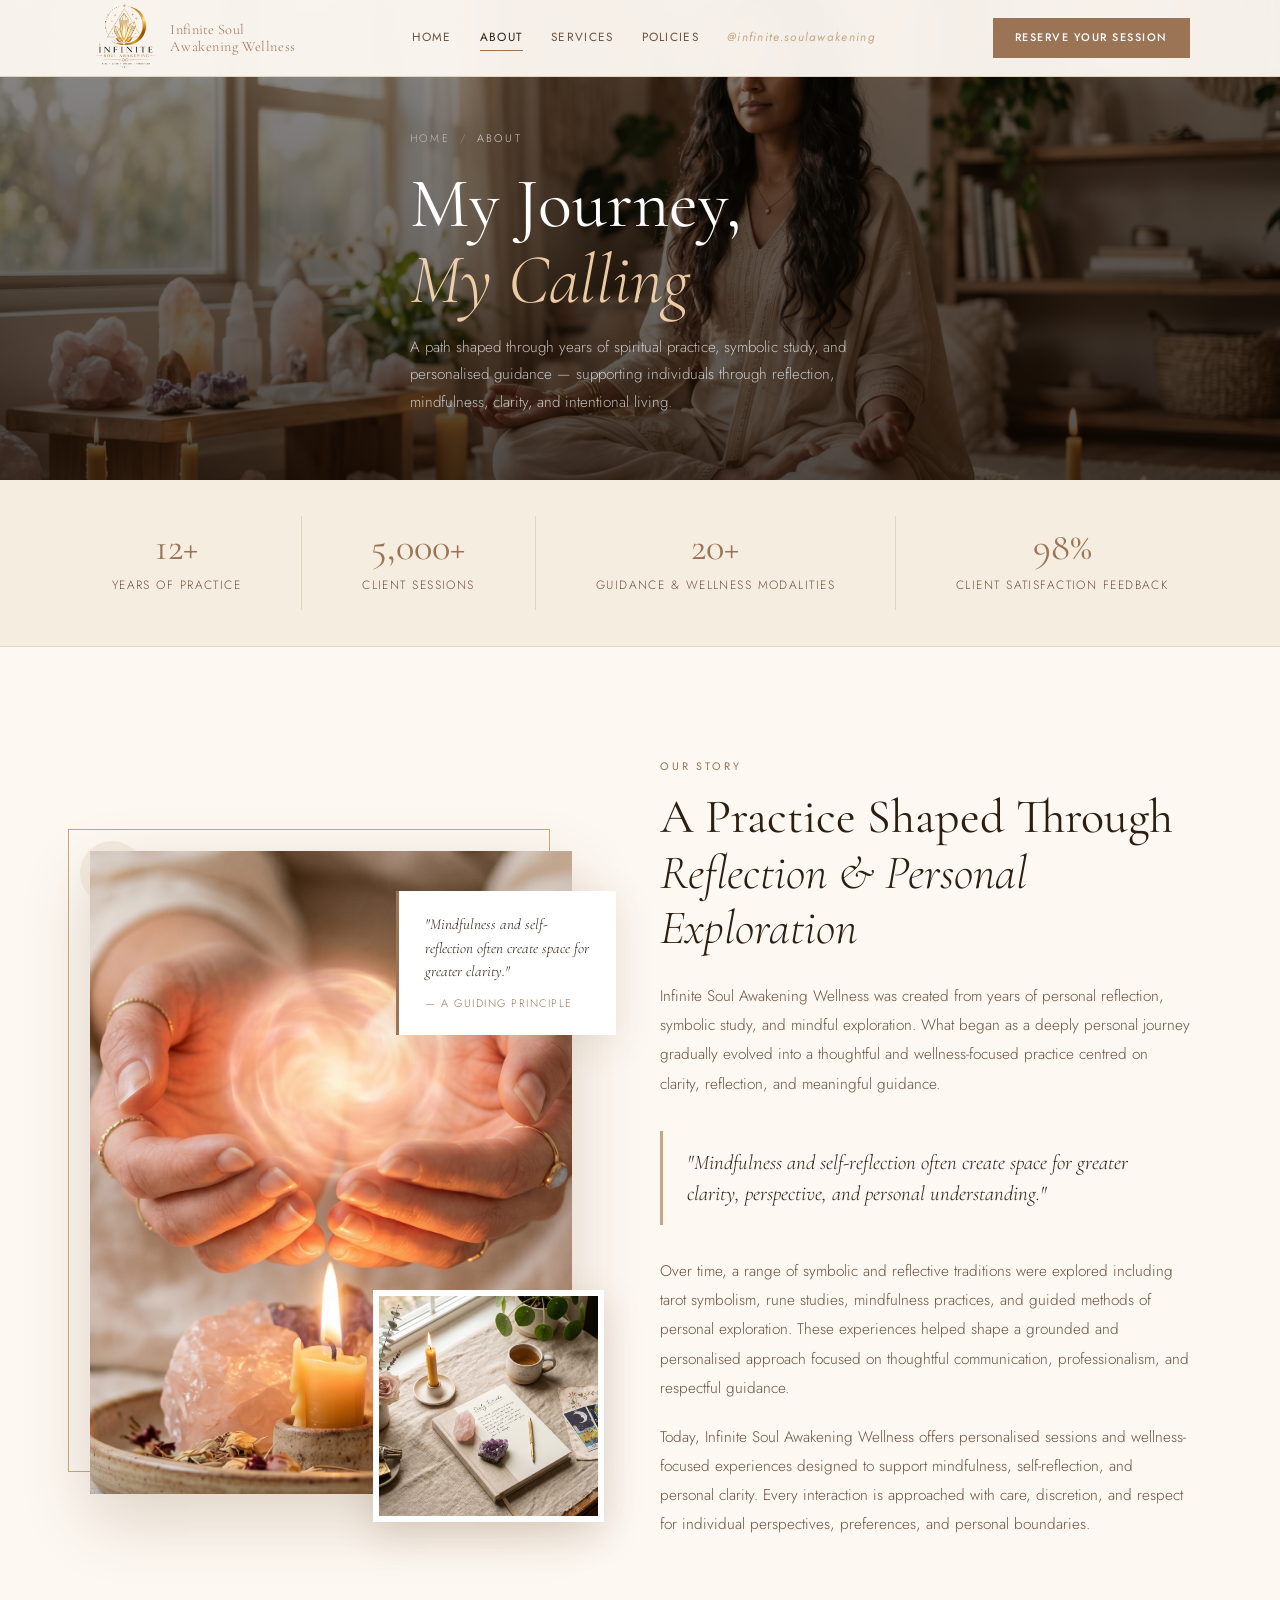
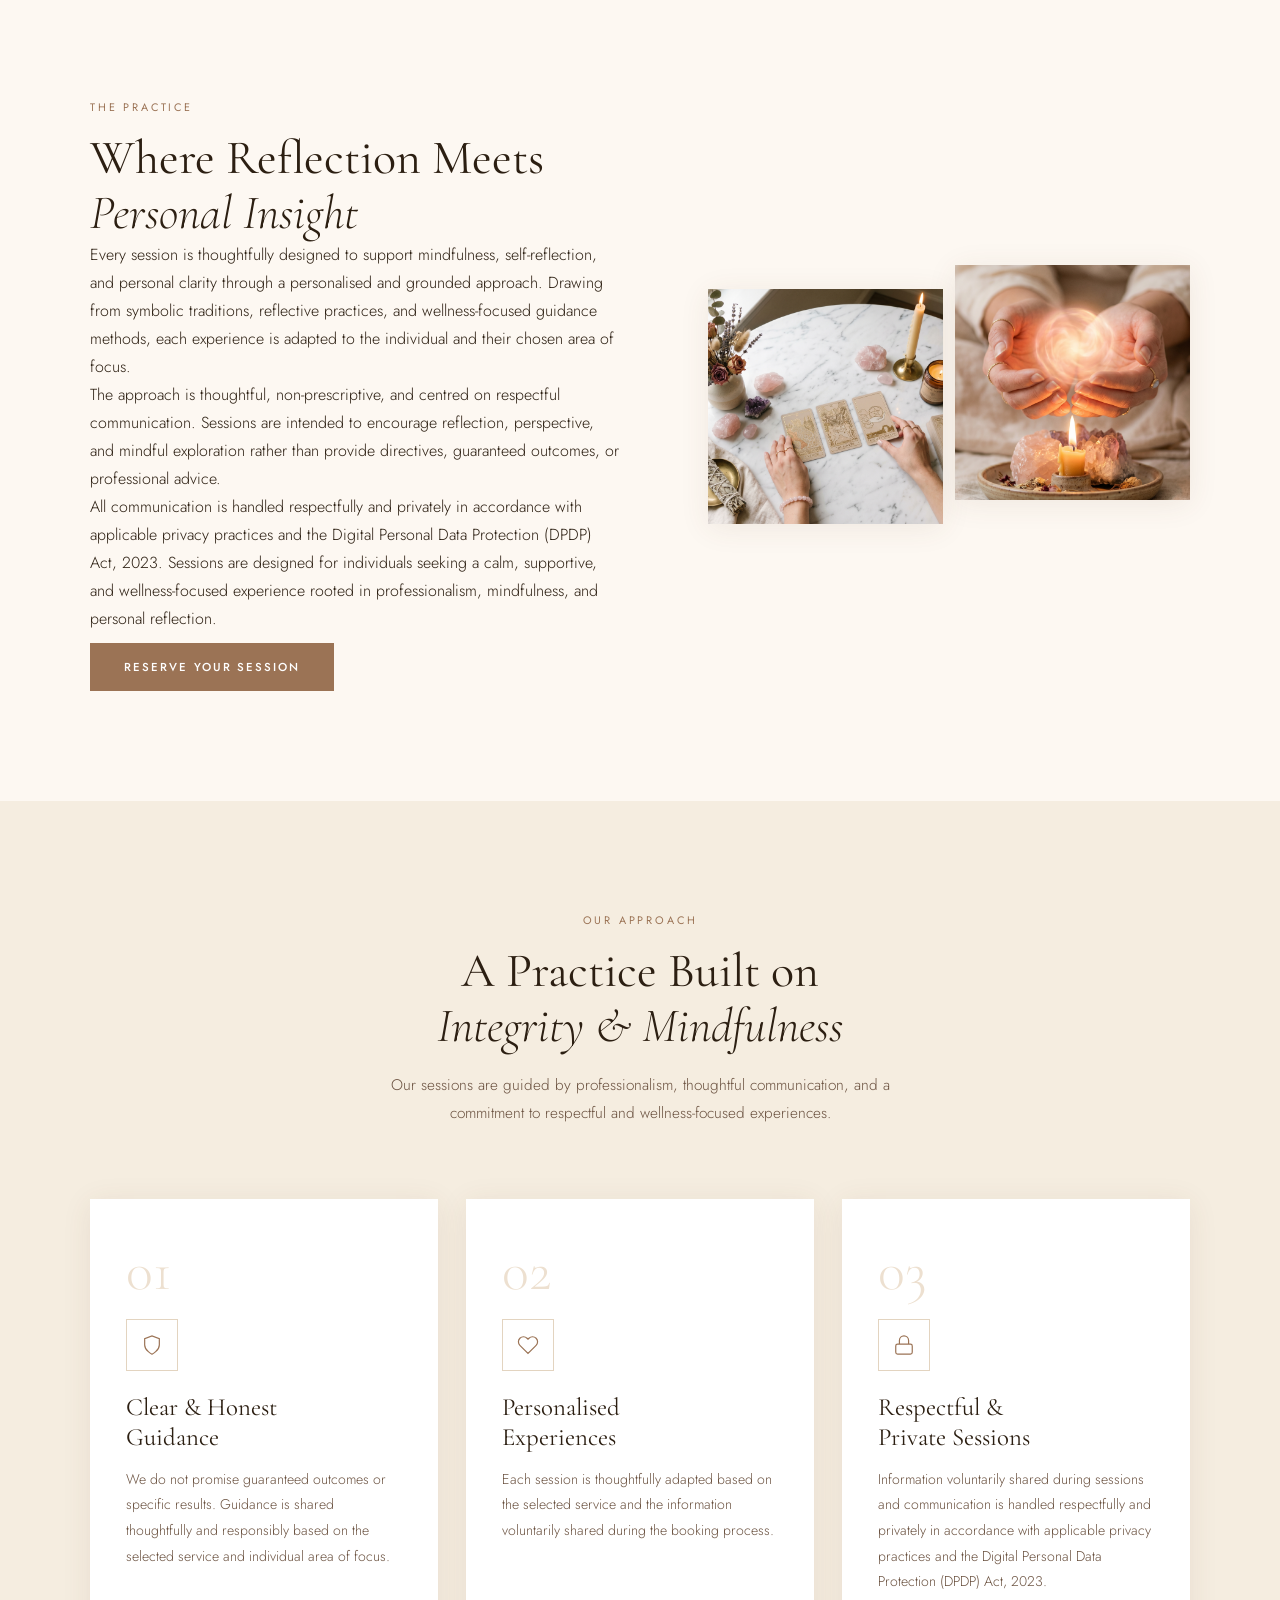
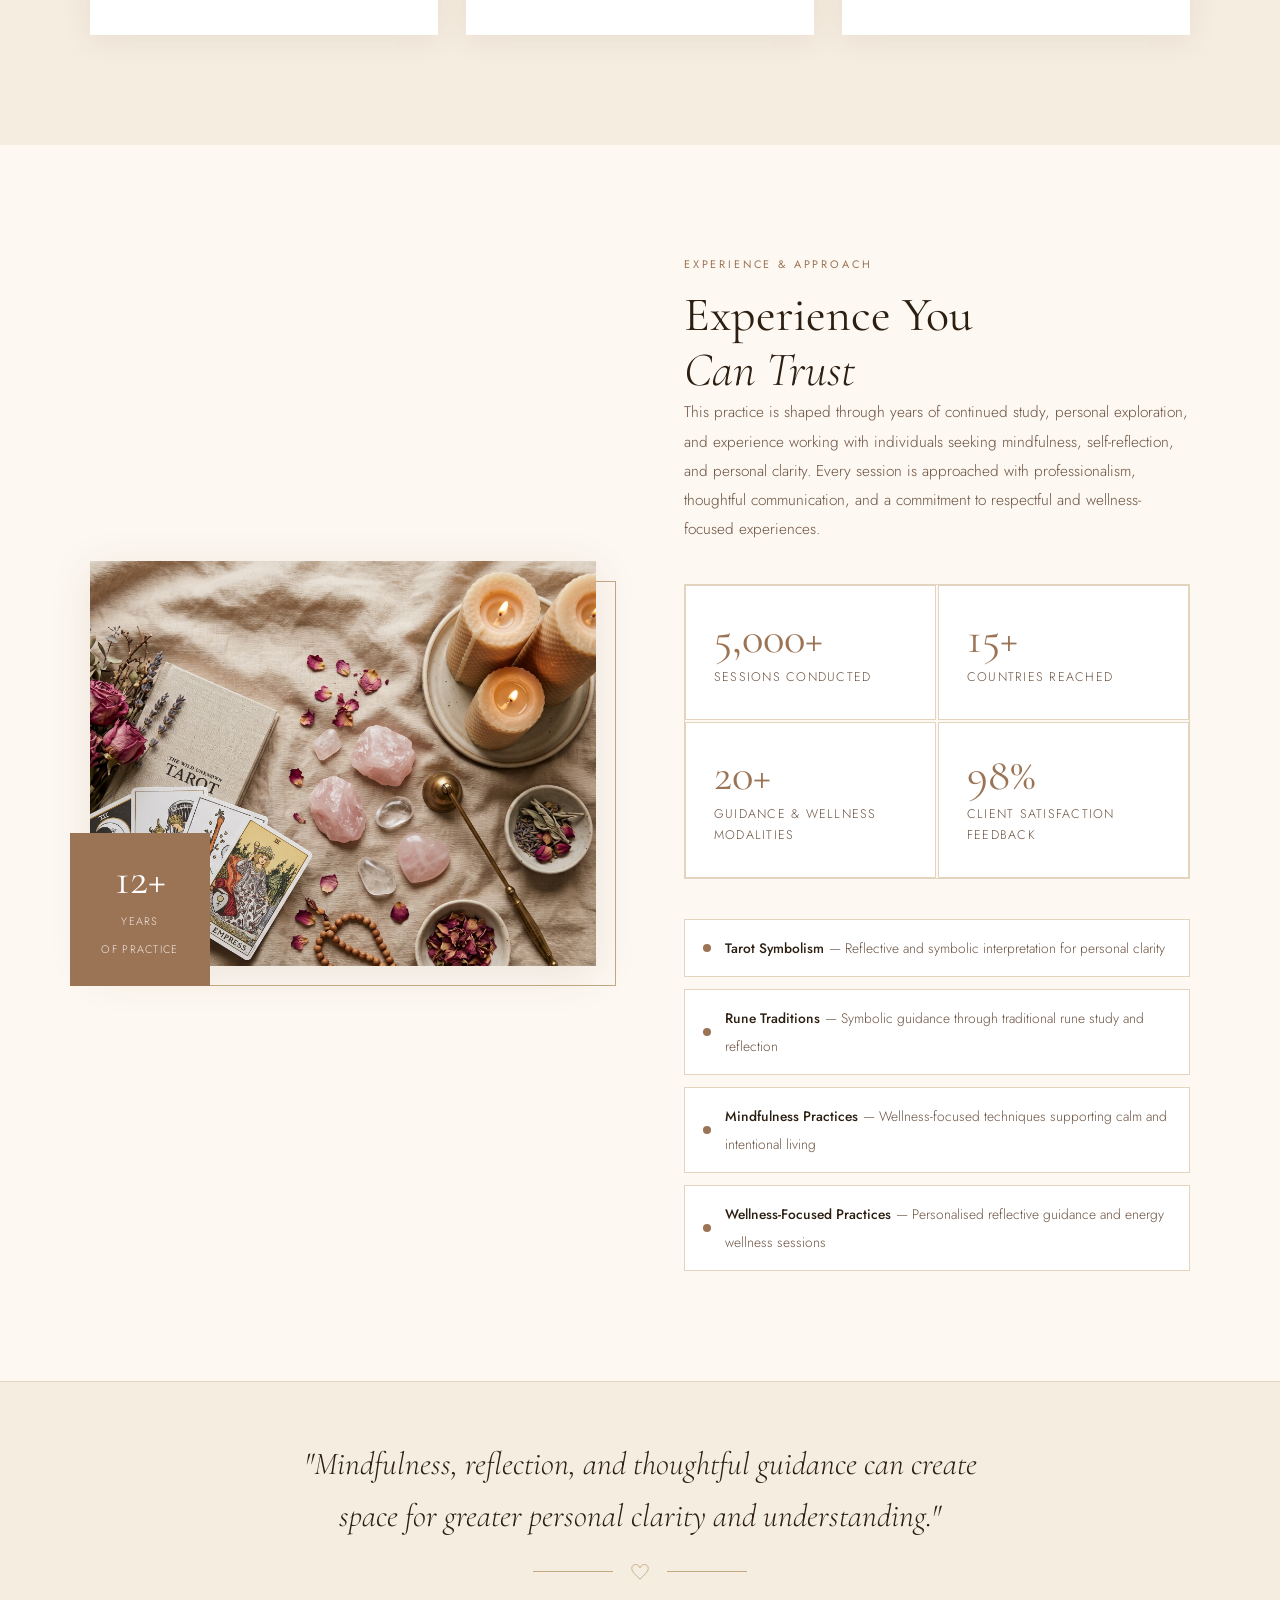
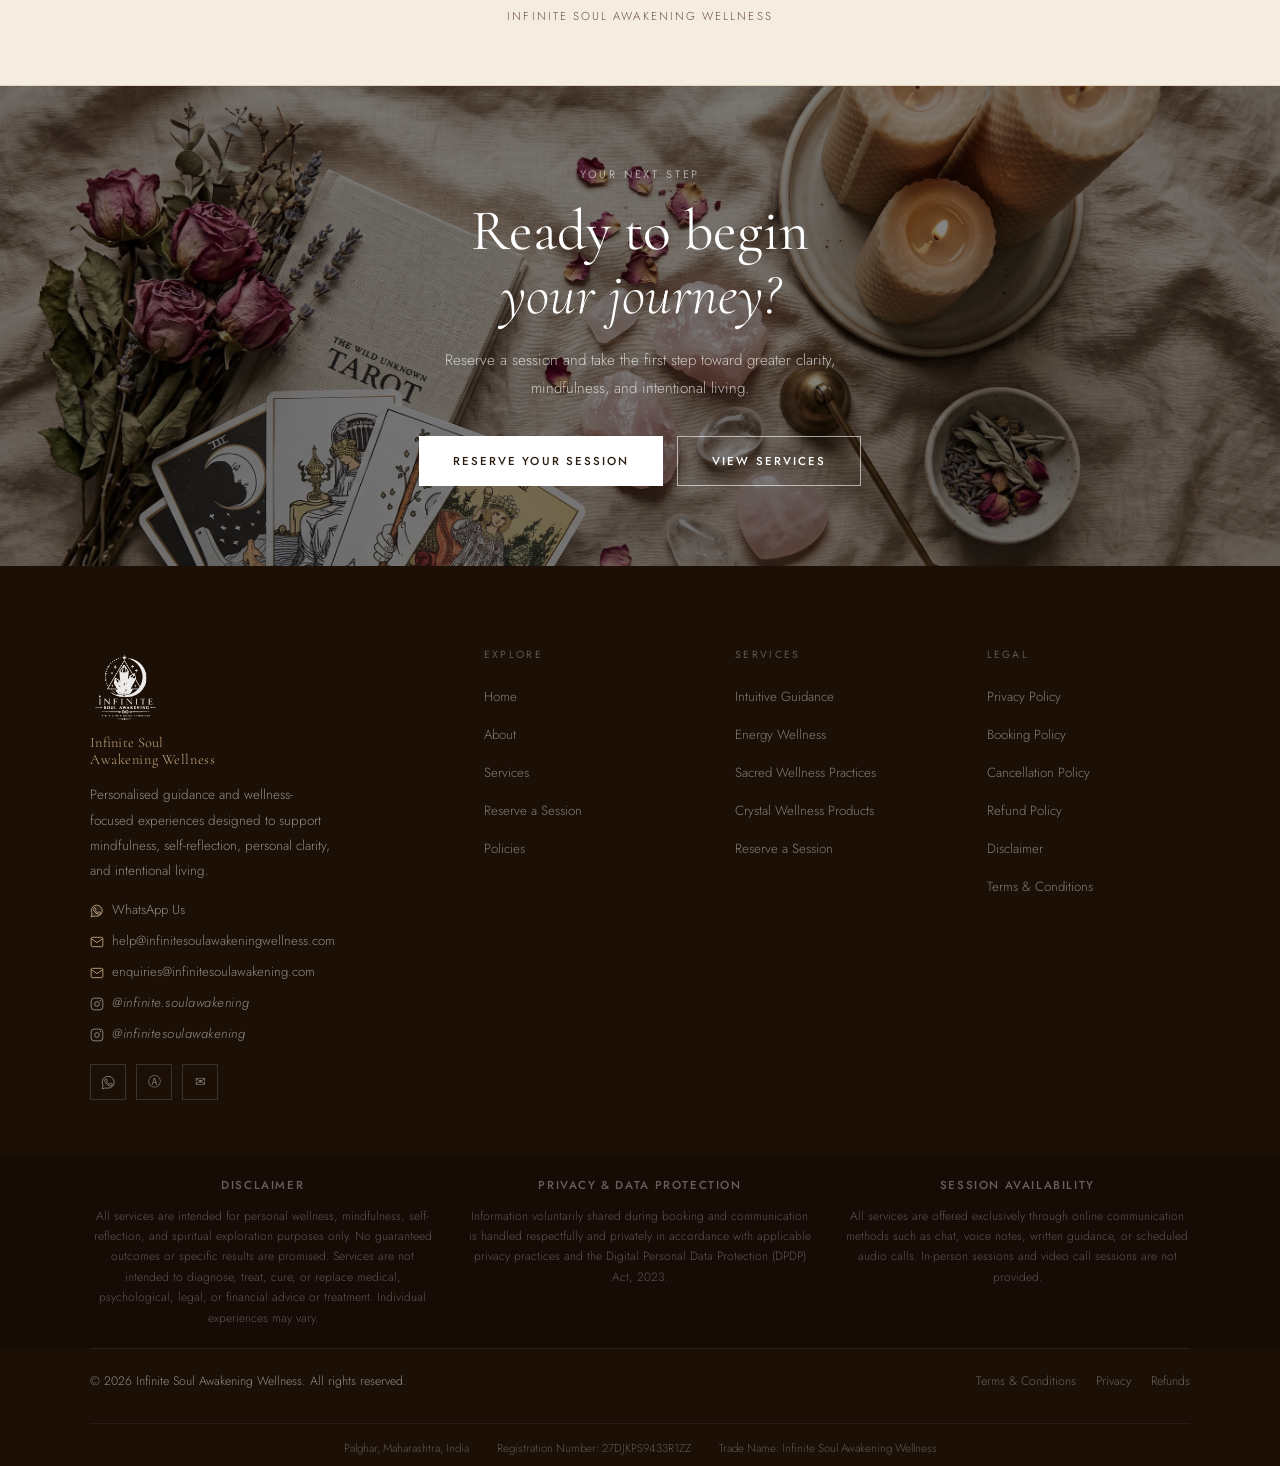
<file: about.html>
<!DOCTYPE html>
<html lang="en">
<head>
  <meta charset="UTF-8"/>
  <meta name="viewport" content="width=device-width, initial-scale=1.0"/>
  <meta name="description" content="Infinite Soul Awakening Wellness — personalised guidance and wellness-focused experiences designed to support mindfulness, self-reflection, and personal clarity."/>
  <title>About — Infinite Soul Awakening Wellness</title>
  <link rel="preconnect" href="https://fonts.googleapis.com"/>
  <link rel="preconnect" href="https://fonts.gstatic.com" crossorigin/>
  <link rel="stylesheet" href="assets/css/global.css"/>
  <style>
/* ─── PAGE HERO (SMALL) ──────────────────────────────── */
    .page-hero {
      position: relative;
      padding-top: 76px;
      height: 480px;
      overflow: hidden;
      display: flex;
      align-items: flex-end;
    }
    .page-hero-img {
      position: absolute; inset: 0;
      width: 100%; height: 100%;
      object-fit: cover;
      object-position: center 30%;
      display: block;
      filter: brightness(.62) saturate(.85);
    }
    .page-hero::after {
      content: '';
      position: absolute; inset: 0;
      background: linear-gradient(
        to bottom,
        rgba(20,10,3,.1) 0%,
        rgba(20,10,3,.55) 100%
      );
      pointer-events: none;
    }
    .page-hero-content {
      position: relative; z-index: 2;
      padding: 0 0 64px;
      width: 100%;
    }
    .page-hero-content .breadcrumb {
      display: flex; align-items: center; gap: 10px;
      font-size: .68rem; letter-spacing: .2em;
      text-transform: uppercase; color: rgba(255,255,255,.55);
      margin-bottom: 18px;
    }
    .breadcrumb a { color: rgba(255,255,255,.55); text-decoration: none; transition: color .2s; }
    .breadcrumb a:hover { color: rgba(255,255,255,.9); }
    .breadcrumb span { color: rgba(255,255,255,.3); }
    .page-hero-content h1 {
      font-family: var(--font-serif);
      font-size: clamp(2.6rem, 5.5vw, 4.8rem);
      font-weight: 400;
      color: var(--white);
      line-height: 1.08;
      max-width: 680px;
    }
    .page-hero-content h1 em {
      font-style: italic; font-weight: 300;
      color: rgba(255,220,180,.9);
    }
    .page-hero-content p {
      font-size: .95rem;
      color: rgba(255,255,255,.7);
      max-width: 460px;
      margin-top: 16px;
      line-height: 1.8;
    }

    /* ─── INTRO STRIP ────────────────────────────────────── */
    .intro-strip {
      background: var(--parchment);
      border-bottom: 1px solid var(--border);
      padding: 36px 0;
    }
    .intro-strip-inner {
      display: flex;
      align-items: center;
      justify-content: center;
      gap: 0;
      flex-wrap: wrap;
    }
    .intro-stat {
      text-align: center;
      padding: 12px 60px;
      border-right: 1px solid var(--border);
    }
    .intro-stat:last-child { border-right: none; }
    .intro-stat strong {
      display: block;
      font-family: var(--font-serif);
      font-size: 2.4rem;
      font-weight: 400;
      color: var(--accent);
      line-height: 1;
      margin-bottom: 4px;
    }
    .intro-stat span {
      font-size: .75rem;
      letter-spacing: .12em;
      text-transform: uppercase;
      color: var(--text-soft);
    }

    /* ─── STORY SECTION ──────────────────────────────────── */
    .story { padding: 110px 0; }
    .story-grid {
      display: grid;
      grid-template-columns: 1fr 1.1fr;
      gap: 88px;
      align-items: center;
    }

    .story-image-wrap { position: relative; }
    .story-img-main {
      width: 100%;
      aspect-ratio: 3/4;
      object-fit: cover;
      object-position: center top;
      display: block;
      box-shadow: 0 24px 64px rgba(100,60,20,.2);
      position: relative; z-index: 2;
    }
    .story-img-inset {
      position: absolute;
      bottom: -28px;
      right: -32px;
      width: 48%;
      aspect-ratio: 1;
      object-fit: cover;
      display: block;
      border: 6px solid var(--white);
      box-shadow: 0 12px 36px rgba(100,60,20,.18);
      z-index: 3;
    }
    .story-image-wrap::before {
      content: '';
      position: absolute;
      top: -22px; left: -22px;
      right: 22px; bottom: 22px;
      border: 1px solid var(--accent-light);
      z-index: 0;
    }
    .story-image-wrap::after {
      content: '';
      position: absolute;
      top: -10px; left: -10px;
      width: 64px; height: 64px;
      border-radius: 50%;
      background: var(--accent-light);
      opacity: .15;
      z-index: 0;
    }
    .story-quote-float {
      position: absolute;
      top: 40px;
      right: -44px;
      background: var(--white);
      box-shadow: var(--shadow-warm);
      padding: 22px 26px;
      z-index: 4;
      max-width: 220px;
      border-left: 3px solid var(--accent);
    }
    .story-quote-float p {
      font-family: var(--font-serif);
      font-size: .95rem;
      font-style: italic;
      font-weight: 300;
      color: var(--text);
      line-height: 1.55;
    }
    .story-quote-float span {
      display: block;
      font-size: .68rem;
      letter-spacing: .14em;
      text-transform: uppercase;
      color: var(--accent);
      margin-top: 10px;
    }

    .story-text { padding-bottom: 28px; }
    .story-text .section-title { margin-bottom: 26px; }
    .story-text p {
      font-size: .96rem;
      color: var(--text-soft);
      line-height: 1.9;
      margin-bottom: 20px;
    }
    .story-pull-quote {
      border-left: 3px solid var(--accent-light);
      margin: 32px 0;
      padding: 16px 24px;
    }
    .story-pull-quote p {
      font-family: var(--font-serif);
      font-size: 1.3rem;
      font-style: italic;
      font-weight: 300;
      color: var(--text);
      line-height: 1.5;
      margin: 0;
    }

    /* ─── SECOND STORY BLOCK (reversed) ─────────────────── */
    .story-alt { padding: 0 0 110px; }
    .story-grid-alt {
      display: grid;
      grid-template-columns: 1.1fr 1fr;
      gap: 88px;
      align-items: center;
    }
    .story-img-pair {
      display: grid;
      grid-template-columns: 1fr 1fr;
      gap: 12px;
    }
    .story-img-pair img {
      width: 100%; aspect-ratio: 1;
      object-fit: cover; display: block;
      box-shadow: var(--shadow-card);
    }
    .story-img-pair img:first-child { margin-top: 24px; }

    /* ─── PHILOSOPHY SECTION ─────────────────────────────── */
    .philosophy {
      background: var(--parchment);
      padding: 110px 0;
    }
    .philosophy-header {
      text-align: center;
      margin-bottom: 72px;
    }
    .philosophy-header .section-title { margin-bottom: 16px; }
    .philosophy-header p {
      font-size: .96rem;
      color: var(--text-soft);
      max-width: 500px;
      margin: 0 auto;
      line-height: 1.85;
    }

    .philosophy-grid {
      display: grid;
      grid-template-columns: repeat(3, 1fr);
      gap: 28px;
    }
    .phil-card {
      background: var(--white);
      padding: 44px 36px 40px;
      position: relative;
      box-shadow: var(--shadow-card);
      transition: transform .3s, box-shadow .3s;
      overflow: hidden;
    }
    .phil-card:hover { transform: translateY(-6px); box-shadow: 0 14px 46px rgba(100,65,30,.14); }
    .phil-card::before {
      content: '';
      position: absolute;
      top: 0; left: 0; right: 0;
      height: 3px;
      background: var(--accent-light);
      transform: scaleX(0);
      transform-origin: left;
      transition: transform .4s ease;
    }
    .phil-card:hover::before { transform: scaleX(1); }
    .phil-number {
      font-family: var(--font-serif);
      font-size: 3.5rem;
      font-weight: 300;
      color: var(--linen);
      line-height: 1;
      margin-bottom: 20px;
      display: block;
    }
    .phil-icon {
      width: 52px; height: 52px;
      border: 1px solid var(--border);
      display: flex; align-items: center; justify-content: center;
      margin-bottom: 22px;
    }
    .phil-icon svg { width: 22px; stroke: var(--accent); fill: none; stroke-width: 1.3; }
    .phil-card h3 {
      font-family: var(--font-serif);
      font-size: 1.55rem;
      font-weight: 400;
      color: var(--text);
      margin-bottom: 14px;
      line-height: 1.2;
    }
    .phil-card p {
      font-size: .88rem;
      color: var(--text-soft);
      line-height: 1.82;
    }

    /* ─── EXPERIENCE SECTION ─────────────────────────────── */
    .experience { padding: 110px 0; }
    .experience-grid {
      display: grid;
      grid-template-columns: 1fr 1fr;
      gap: 88px;
      align-items: center;
    }
    .experience-image-wrap { position: relative; }
    .exp-img-main {
      width: 100%;
      aspect-ratio: 5/4;
      object-fit: cover;
      display: block;
      box-shadow: var(--shadow-warm);
    }
    .exp-badge {
      position: absolute;
      bottom: -20px; left: -20px;
      background: var(--accent);
      color: var(--white);
      padding: 24px 28px;
      z-index: 2;
      text-align: center;
      min-width: 140px;
    }
    .exp-badge strong {
      display: block;
      font-family: var(--font-serif);
      font-size: 2.8rem;
      font-weight: 400;
      line-height: 1;
      margin-bottom: 4px;
    }
    .exp-badge span {
      font-size: .68rem;
      letter-spacing: .12em;
      text-transform: uppercase;
      opacity: .85;
    }
    .experience-image-wrap::after {
      content: '';
      position: absolute;
      top: 20px; right: -20px;
      bottom: -20px; left: 20px;
      border: 1px solid var(--accent-light);
      z-index: -1;
    }

    .experience-content .section-title { margin-bottom: 24px; }
    .experience-content > p {
      font-size: .96rem;
      color: var(--text-soft);
      line-height: 1.9;
      margin-bottom: 44px;
    }

    .stats-grid {
      display: grid;
      grid-template-columns: 1fr 1fr;
      gap: 2px;
      margin-bottom: 40px;
      border: 1px solid var(--border);
    }
    .stat-box {
      padding: 30px 28px;
      background: var(--white);
      border: 1px solid var(--border);
      position: relative;
      transition: background .2s;
    }
    .stat-box:hover { background: var(--parchment); }
    .stat-box strong {
      display: block;
      font-family: var(--font-serif);
      font-size: 2.8rem;
      font-weight: 400;
      color: var(--accent);
      line-height: 1;
      margin-bottom: 6px;
    }
    .stat-box p {
      font-size: .78rem;
      letter-spacing: .1em;
      text-transform: uppercase;
      color: var(--text-soft);
    }

    .credentials { display: flex; flex-direction: column; gap: 12px; }
    .credential {
      display: flex;
      align-items: center;
      gap: 14px;
      padding: 14px 18px;
      border: 1px solid var(--border);
      background: var(--white);
      transition: border-color .2s;
    }
    .credential:hover { border-color: var(--accent-light); }
    .credential-dot {
      width: 8px; height: 8px;
      border-radius: 50%;
      background: var(--accent);
      flex-shrink: 0;
    }
    .credential span {
      font-size: .86rem;
      color: var(--text-soft);
    }
    .credential strong {
      font-size: .86rem;
      font-weight: 500;
      color: var(--text);
    }

    /* ─── SIGNATURE STRIP ────────────────────────────────── */
    .signature-strip {
      background: var(--parchment);
      border-top: 1px solid var(--border);
      border-bottom: 1px solid var(--border);
      padding: 56px 0;
      text-align: center;
    }
    .signature-inner { max-width: 680px; margin: 0 auto; }
    .signature-strip p {
      font-family: var(--font-serif);
      font-size: clamp(1.4rem, 3vw, 2rem);
      font-weight: 300;
      font-style: italic;
      color: var(--text);
      line-height: 1.6;
      margin-bottom: 22px;
    }
    .signature-name {
      font-family: var(--font-serif);
      font-size: 1.5rem;
      font-weight: 400;
      color: var(--accent);
      display: block;
      margin-bottom: 4px;
    }
    .signature-title {
      font-size: .72rem;
      letter-spacing: .18em;
      text-transform: uppercase;
      color: var(--text-soft);
    }
    .signature-divider {
      display: flex;
      align-items: center;
      gap: 18px;
      justify-content: center;
      margin: 20px 0;
    }
    .signature-divider::before, .signature-divider::after {
      content: '';
      flex: 1;
      max-width: 80px;
      height: 1px;
      background: var(--accent-light);
    }
    .signature-divider svg {
      width: 18px; stroke: var(--accent-light);
      fill: none; stroke-width: 1.2; flex-shrink: 0;
    }

    /* ─── FINAL CTA ──────────────────────────────────────── */
    .final-cta { position: relative; overflow: hidden; }
    .final-cta-img {
      width: 100%; height: 480px;
      object-fit: cover; object-position: center 40%;
      display: block;
      filter: brightness(.52) saturate(.85);
    }
    .final-cta-overlay {
      position: absolute; inset: 0;
      display: flex; align-items: center; justify-content: center;
      flex-direction: column; text-align: center; padding: 40px;
    }
    .final-cta-overlay .section-label { color: rgba(255,255,255,.55); }
    .final-cta-overlay h2 {
      font-family: var(--font-serif);
      font-size: clamp(2.2rem, 4.5vw, 3.8rem);
      font-weight: 400; color: var(--white);
      line-height: 1.12; margin-bottom: 18px; max-width: 580px;
    }
    .final-cta-overlay h2 em { font-style: italic; font-weight: 300; }
    .final-cta-overlay p {
      font-size: .95rem; color: rgba(255,255,255,.7);
      max-width: 400px; margin-bottom: 34px; line-height: 1.85;
    }
    .cta-btn-group { display: flex; gap: 14px; flex-wrap: wrap; justify-content: center; }

    /* ─── RESPONSIVE ─────────────────────────────────────── */
    @media (max-width: 1024px) {
      .story-quote-float { right: -20px; }
    }
    @media (max-width: 900px) {
      nav, header .btn { display: none; }
      .hamburger { display: flex; }
      .story-grid, .story-grid-alt, .experience-grid { grid-template-columns: 1fr; gap: 56px; }
      .story-grid-alt .story-text-side { order: -1; }
      .story-image-wrap::before { display: none; }
      .story-quote-float { display: none; }
      .story-img-inset { right: 10px; bottom: -18px; }
      .philosophy-grid { grid-template-columns: 1fr 1fr; }
      .experience-image-wrap::after { display: none; }
      .exp-badge { left: 10px; bottom: -14px; }
      .intro-stat { padding: 12px 36px; }
    }
    @media (max-width: 620px) {
      .container { padding: 0 20px; }
      .page-hero { height: 400px; }
      .page-hero-content { padding-bottom: 44px; }
      .philosophy-grid { grid-template-columns: 1fr; }
      .stats-grid { grid-template-columns: 1fr; }
      .intro-strip-inner { flex-direction: column; }
      .intro-stat { border-right: none; border-bottom: 1px solid var(--border); width: 100%; padding: 20px 0; }
      .intro-stat:last-child { border-bottom: none; }
      .final-cta-img { height: 400px; }
      .story-img-pair { grid-template-columns: 1fr; }
      .story-img-pair img:first-child { margin-top: 0; }
    }
  </style>
</head>
<body>

<!-- ══════════════ PAGE HERO ══════════════ -->
<section class="page-hero" aria-labelledby="page-title">
  <img
    class="page-hero-img"
    src="assets/images/about-page-hero.jpeg"
    alt="Peaceful wellness setting in soft golden light"
    fetchpriority="high"
  />
  <div class="container">
    <div class="page-hero-content fade-up">
      <div class="breadcrumb">
        <a href="index.html">Home</a>
        <span>/</span>
        <span style="color:rgba(255,255,255,.75)">About</span>
      </div>
      <h1 id="page-title">
        My Journey,<br><em>My Calling</em>
      </h1>
      <p>A path shaped through years of spiritual practice, symbolic study, and personalised guidance — supporting individuals through reflection, mindfulness, clarity, and intentional living.</p>
    </div>
  </div>
</section>

<!-- ══════════════ INTRO STATS STRIP ══════════════ -->
<div class="intro-strip" aria-label="Practice highlights">
  <div class="intro-strip-inner">
    <div class="intro-stat">
      <strong>12+</strong>
      <span>Years of Practice</span>
    </div>
    <div class="intro-stat">
      <strong>5,000+</strong>
      <span>Client Sessions</span>
    </div>
    <div class="intro-stat">
      <strong>20+</strong>
      <span>Guidance &amp; Wellness Modalities</span>
    </div>
    <div class="intro-stat">
      <strong>98%</strong>
      <span>Client Satisfaction Feedback</span>
    </div>
  </div>
</div>

<!-- ══════════════ STORY — BLOCK 1 (OUR STORY) ══════════════ -->
<section class="story" aria-labelledby="story-heading">
  <div class="container">
    <div class="story-grid">

      <!-- Image -->
      <div class="story-image-wrap fade-up">
        <img
          class="story-img-main"
          src="assets/images/energy-healing-hands.jpeg"
          alt="Wellness session with crystals and candles"
          loading="lazy"
        />
        <img
          class="story-img-inset"
          src="assets/images/insta-spiritual-workspace.jpeg"
          alt="Mindful workspace with crystals arranged on a surface"
          loading="lazy"
        />
        <div class="story-quote-float" aria-hidden="true">
          <p>"Mindfulness and self-reflection often create space for greater clarity."</p>
          <span>— A guiding principle</span>
        </div>
      </div>

      <!-- Text -->
      <div class="story-text fade-up" style="transition-delay:.16s">
        <span class="section-label">Our Story</span>
        <h2 class="section-title" id="story-heading">
          A Practice Shaped Through<br><em>Reflection &amp; Personal Exploration</em>
        </h2>
        <p>
          Infinite Soul Awakening Wellness was created from years of personal reflection, symbolic study, and mindful exploration. What began as a deeply personal journey gradually evolved into a thoughtful and wellness-focused practice centred on clarity, reflection, and meaningful guidance.
        </p>
        <div class="story-pull-quote">
          <p>"Mindfulness and self-reflection often create space for greater clarity, perspective, and personal understanding."</p>
        </div>
        <p>
          Over time, a range of symbolic and reflective traditions were explored including tarot symbolism, rune studies, mindfulness practices, and guided methods of personal exploration. These experiences helped shape a grounded and personalised approach focused on thoughtful communication, professionalism, and respectful guidance.
        </p>
        <p>
          Today, Infinite Soul Awakening Wellness offers personalised sessions and wellness-focused experiences designed to support mindfulness, self-reflection, and personal clarity. Every interaction is approached with care, discretion, and respect for individual perspectives, preferences, and personal boundaries.
        </p>
      </div>
    </div>
  </div>
</section>

<!-- ══════════════ STORY — BLOCK 2 (THE PRACTICE) ══════════════ -->
<section class="story-alt" aria-label="The Practice">
  <div class="container">
    <div class="story-grid-alt">

      <!-- Text -->
      <div class="story-text-side fade-up">
        <span class="section-label">The Practice</span>
        <h2 class="section-title">
          Where Reflection Meets<br><em>Personal Insight</em>
        </h2>
        <p>
          Every session is thoughtfully designed to support mindfulness, self-reflection, and personal clarity through a personalised and grounded approach. Drawing from symbolic traditions, reflective practices, and wellness-focused guidance methods, each experience is adapted to the individual and their chosen area of focus.
        </p>
        <p>
          The approach is thoughtful, non-prescriptive, and centred on respectful communication. Sessions are intended to encourage reflection, perspective, and mindful exploration rather than provide directives, guaranteed outcomes, or professional advice.
        </p>
        <p>
          All communication is handled respectfully and privately in accordance with applicable privacy practices and the Digital Personal Data Protection (DPDP) Act, 2023. Sessions are designed for individuals seeking a calm, supportive, and wellness-focused experience rooted in professionalism, mindfulness, and personal reflection.
        </p>
        <a href="booking.html" class="btn btn-filled" style="margin-top:10px;">Reserve Your Session</a>
      </div>

      <!-- Image pair -->
      <div class="story-img-pair fade-up" style="transition-delay:.16s">
        <img
          src="assets/images/tarot-reading-flatlay.jpeg"
          alt="Guidance session with symbolic cards on a warm surface"
          loading="lazy"
        />
        <img
          src="assets/images/energy-healing-hands.jpeg"
          alt="Wellness practice in a calm and peaceful setting"
          loading="lazy"
        />
      </div>

    </div>
  </div>
</section>

<!-- ══════════════ PHILOSOPHY ══════════════ -->
<section class="philosophy" aria-labelledby="philosophy-heading">
  <div class="container">

    <div class="philosophy-header fade-up">
      <span class="section-label">Our Approach</span>
      <h2 class="section-title" id="philosophy-heading">
        A Practice Built on<br><em>Integrity &amp; Mindfulness</em>
      </h2>
      <p>Our sessions are guided by professionalism, thoughtful communication, and a commitment to respectful and wellness-focused experiences.</p>
    </div>

    <div class="philosophy-grid">

      <div class="phil-card fade-up" style="transition-delay:.08s">
        <span class="phil-number">01</span>
        <div class="phil-icon">
          <svg viewBox="0 0 24 24"><path d="M12 22s8-4 8-10V5l-8-3-8 3v7c0 6 8 10 8 10z"/></svg>
        </div>
        <h3>Clear &amp; Honest<br>Guidance</h3>
        <p>
          We do not promise guaranteed outcomes or specific results. Guidance is shared thoughtfully and responsibly based on the selected service and individual area of focus.
        </p>
      </div>

      <div class="phil-card fade-up" style="transition-delay:.18s">
        <span class="phil-number">02</span>
        <div class="phil-icon">
          <svg viewBox="0 0 24 24"><path d="M20.84 4.61a5.5 5.5 0 0 0-7.78 0L12 5.67l-1.06-1.06a5.5 5.5 0 0 0-7.78 7.78l1.06 1.06L12 21.23l7.78-7.78 1.06-1.06a5.5 5.5 0 0 0 0-7.78z"/></svg>
        </div>
        <h3>Personalised<br>Experiences</h3>
        <p>
          Each session is thoughtfully adapted based on the selected service and the information voluntarily shared during the booking process.
        </p>
      </div>

      <div class="phil-card fade-up" style="transition-delay:.28s">
        <span class="phil-number">03</span>
        <div class="phil-icon">
          <svg viewBox="0 0 24 24"><rect x="3" y="11" width="18" height="11" rx="2" ry="2"/><path d="M7 11V7a5 5 0 0 1 10 0v4"/></svg>
        </div>
        <h3>Respectful &amp;<br>Private Sessions</h3>
        <p>
          Information voluntarily shared during sessions and communication is handled respectfully and privately in accordance with applicable privacy practices and the Digital Personal Data Protection (DPDP) Act, 2023.
        </p>
      </div>

    </div>
  </div>
</section>

<!-- ══════════════ EXPERIENCE & APPROACH ══════════════ -->
<section class="experience" aria-labelledby="exp-heading">
  <div class="container">
    <div class="experience-grid">

      <!-- Image -->
      <div class="experience-image-wrap fade-up">
        <img
          class="exp-img-main"
          src="assets/images/about-spiritual-flatlay.jpeg"
          alt="Wellness session space with candles and crystals on a warm-lit surface"
          loading="lazy"
        />
        <div class="exp-badge">
          <strong>12+</strong>
          <span>Years<br>of Practice</span>
        </div>
      </div>

      <!-- Stats + Credentials -->
      <div class="fade-up" style="transition-delay:.16s">
        <span class="section-label">Experience &amp; Approach</span>
        <h2 class="section-title" id="exp-heading">
          Experience You<br><em>Can Trust</em>
        </h2>
        <p style="font-size:.96rem;color:var(--text-soft);line-height:1.9;margin-bottom:40px;">
          This practice is shaped through years of continued study, personal exploration, and experience working with individuals seeking mindfulness, self-reflection, and personal clarity. Every session is approached with professionalism, thoughtful communication, and a commitment to respectful and wellness-focused experiences.
        </p>

        <div class="stats-grid">
          <div class="stat-box">
            <strong>5,000+</strong>
            <p>Sessions Conducted</p>
          </div>
          <div class="stat-box">
            <strong>15+</strong>
            <p>Countries Reached</p>
          </div>
          <div class="stat-box">
            <strong>20+</strong>
            <p>Guidance &amp; Wellness Modalities</p>
          </div>
          <div class="stat-box">
            <strong>98%</strong>
            <p>Client Satisfaction Feedback</p>
          </div>
        </div>

        <div class="credentials" role="list" aria-label="Areas of study and practice">
          <div class="credential" role="listitem">
            <div class="credential-dot"></div>
            <div>
              <strong>Tarot Symbolism</strong>
              <span> — Reflective and symbolic interpretation for personal clarity</span>
            </div>
          </div>
          <div class="credential" role="listitem">
            <div class="credential-dot"></div>
            <div>
              <strong>Rune Traditions</strong>
              <span> — Symbolic guidance through traditional rune study and reflection</span>
            </div>
          </div>
          <div class="credential" role="listitem">
            <div class="credential-dot"></div>
            <div>
              <strong>Mindfulness Practices</strong>
              <span> — Wellness-focused techniques supporting calm and intentional living</span>
            </div>
          </div>
          <div class="credential" role="listitem">
            <div class="credential-dot"></div>
            <div>
              <strong>Wellness-Focused Practices</strong>
              <span> — Personalised reflective guidance and energy wellness sessions</span>
            </div>
          </div>
        </div>
      </div>

    </div>
  </div>
</section>

<!-- ══════════════ SIGNATURE STRIP ══════════════ -->
<div class="signature-strip fade-up">
  <div class="container">
    <div class="signature-inner">
      <p>"Mindfulness, reflection, and thoughtful guidance can create space for greater personal clarity and understanding."</p>
      <div class="signature-divider">
        <svg viewBox="0 0 24 24"><path d="M12 21.593c-5.63-5.539-11-10.297-11-14.402 0-3.791 3.068-5.191 5.281-5.191 1.312 0 4.151.501 5.719 4.457 1.59-3.968 4.464-4.447 5.726-4.447 2.54 0 5.274 1.621 5.274 5.181 0 4.069-5.136 8.625-11 14.402z"/></svg>
      </div>
      <span class="signature-title">Infinite Soul Awakening Wellness</span>
    </div>
  </div>
</div>

<!-- ══════════════ FINAL CTA ══════════════ -->
<section class="final-cta" aria-labelledby="cta-heading">
  <img
    class="final-cta-img"
    src="assets/images/about-spiritual-flatlay.jpeg"
    alt="Candles and crystals in warm golden light"
    loading="lazy"
  />
  <div class="final-cta-overlay">
    <span class="section-label fade-up">Your Next Step</span>
    <h2 id="cta-heading" class="fade-up" style="transition-delay:.1s">
      Ready to begin<br><em>your journey?</em>
    </h2>
    <p class="fade-up" style="transition-delay:.2s">
      Reserve a session and take the first step toward greater clarity, mindfulness, and intentional living.
    </p>
    <div class="cta-btn-group fade-up" style="transition-delay:.3s">
      <a href="booking.html" class="btn btn-white">Reserve Your Session</a>
      <a href="services.html" class="btn btn-outline-white" style="background:transparent;color:#fff;border:1.5px solid rgba(255,255,255,.6);">View Services</a>
    </div>
  </div>
</section>

  <script src="assets/js/components.js"></script>
</body>
</html>
</file>
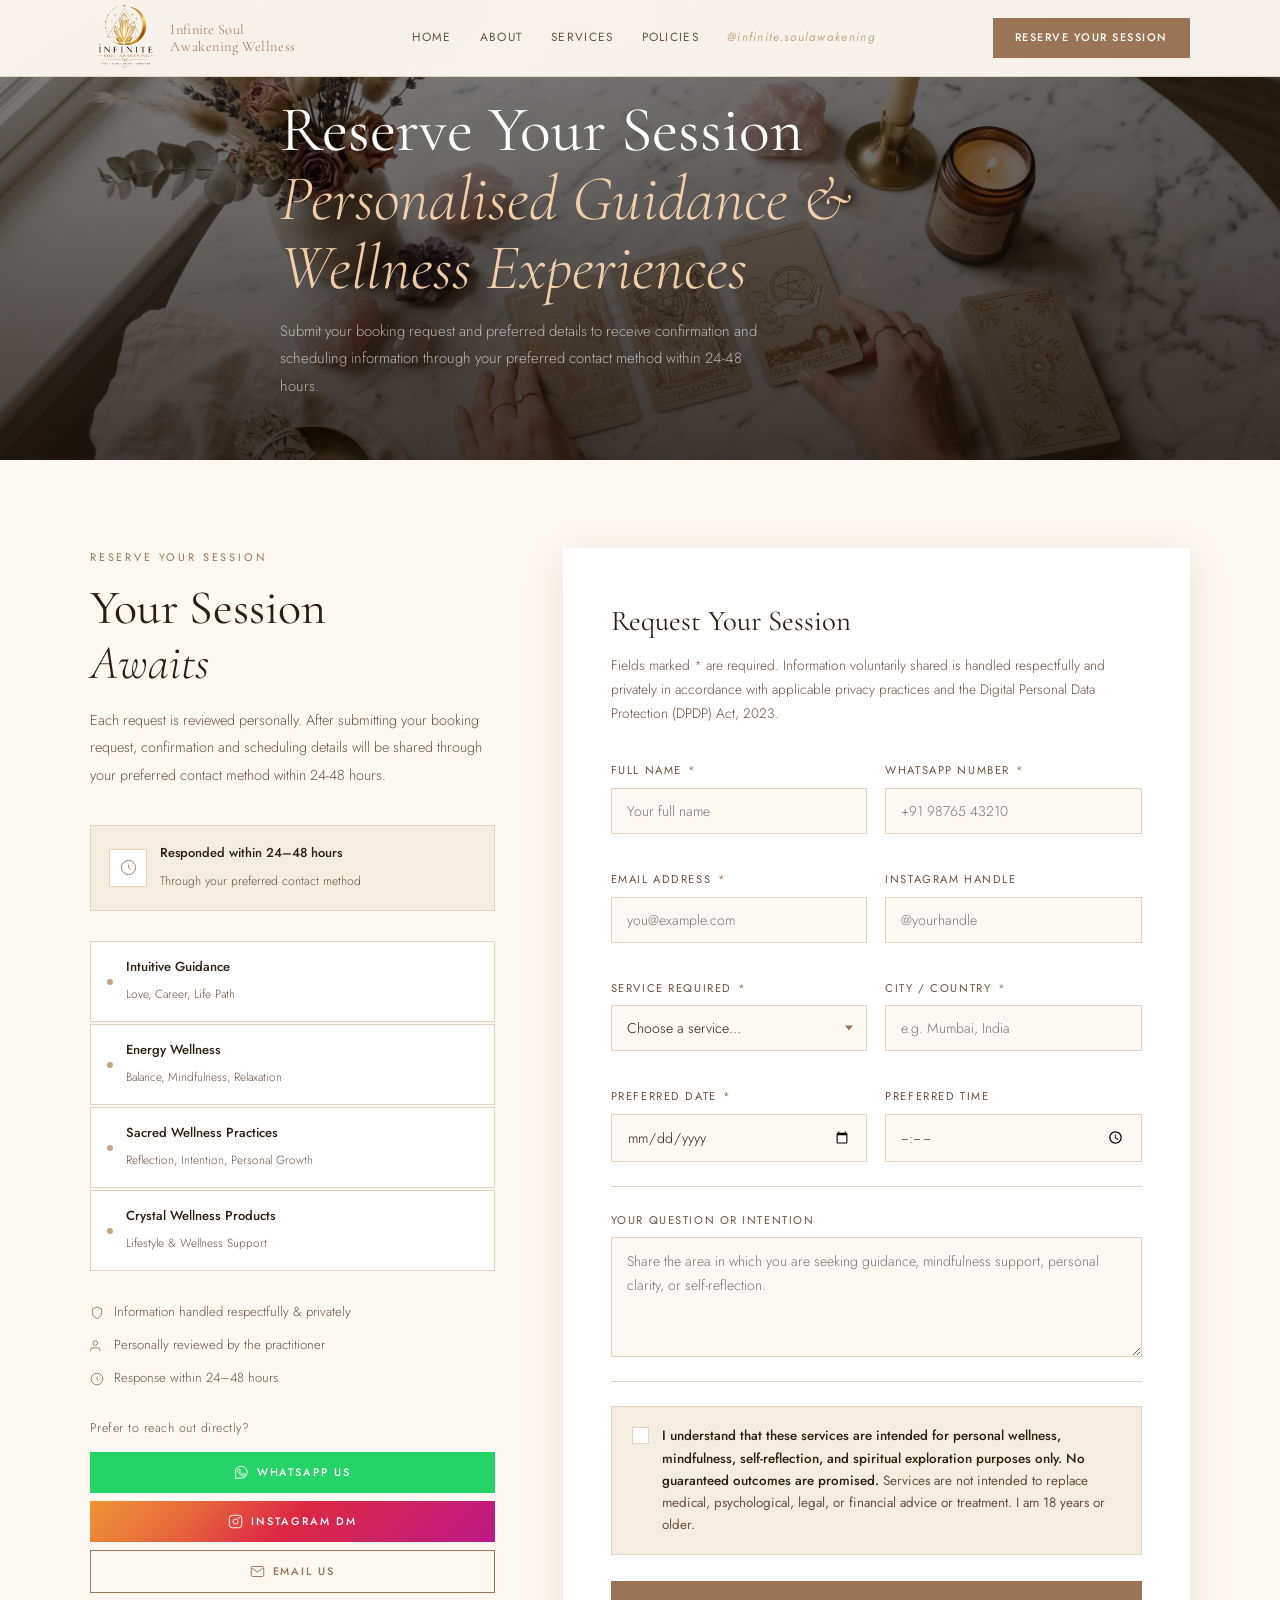
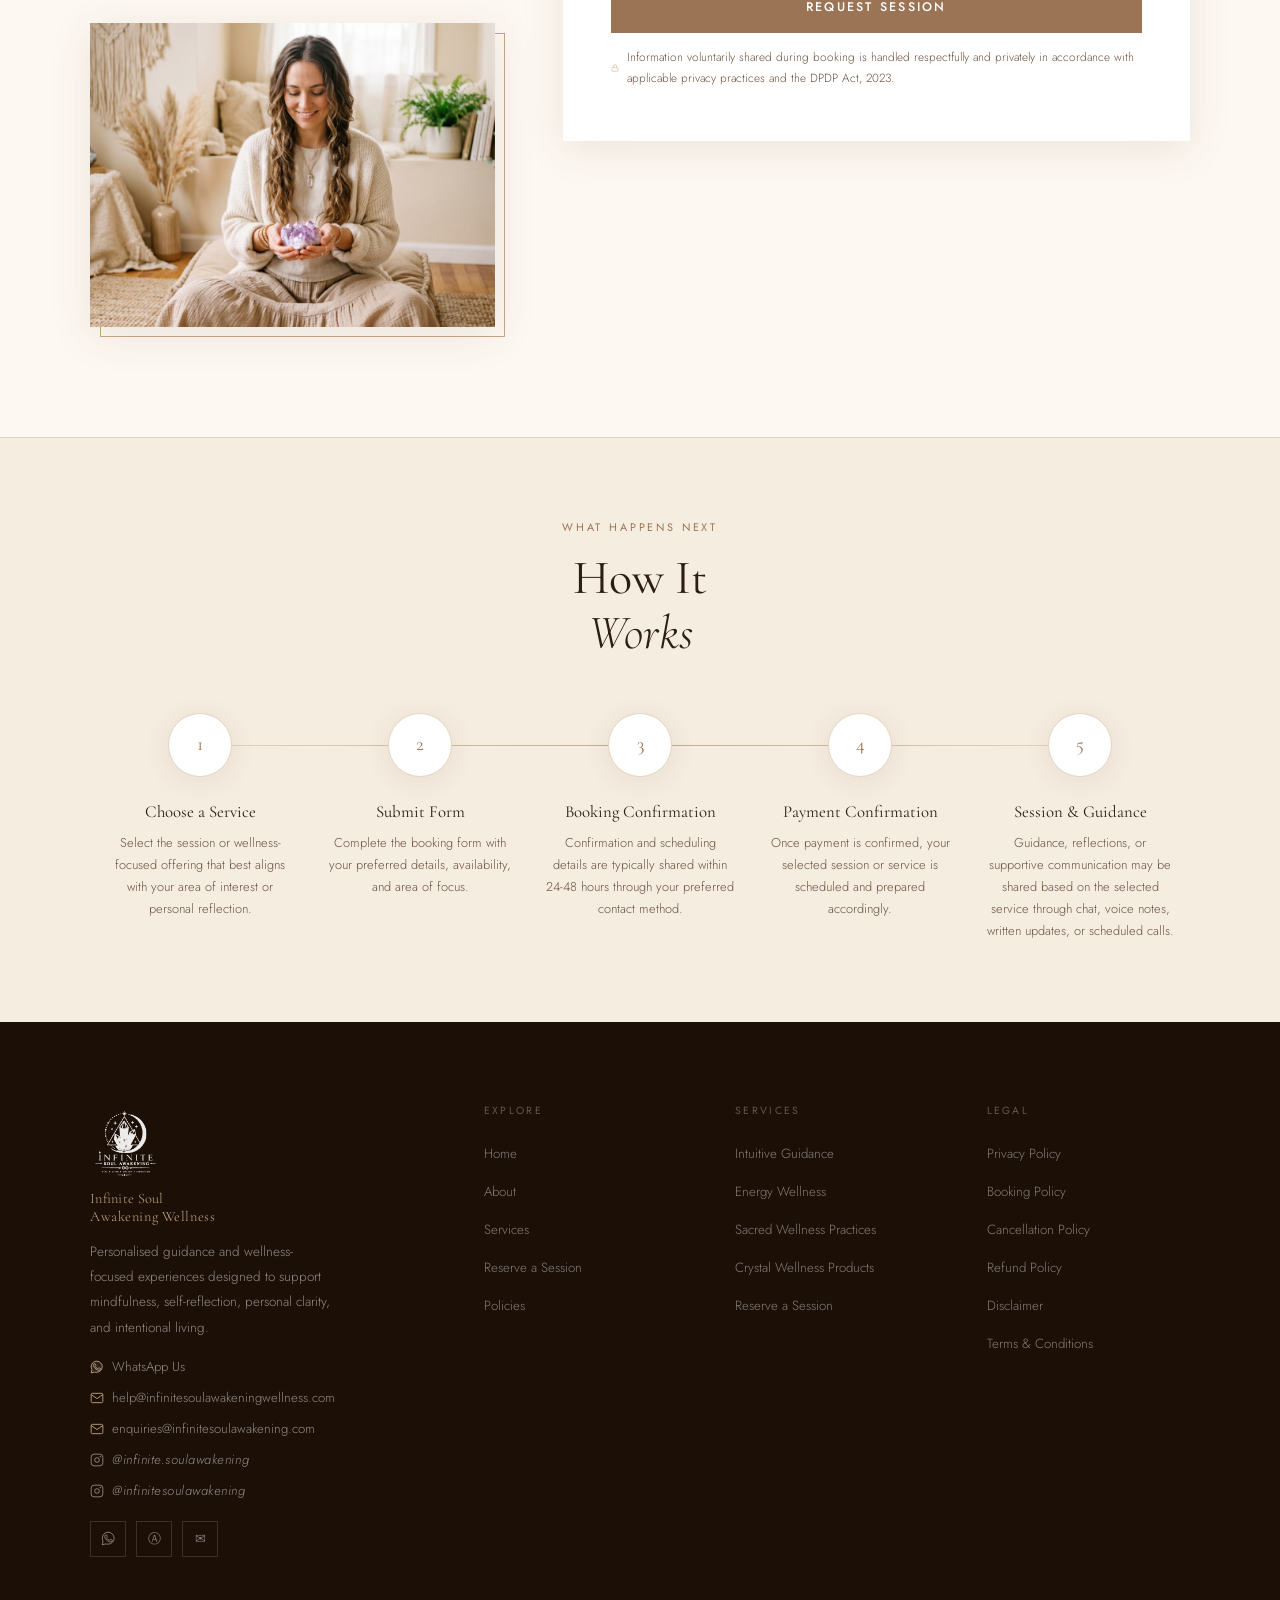
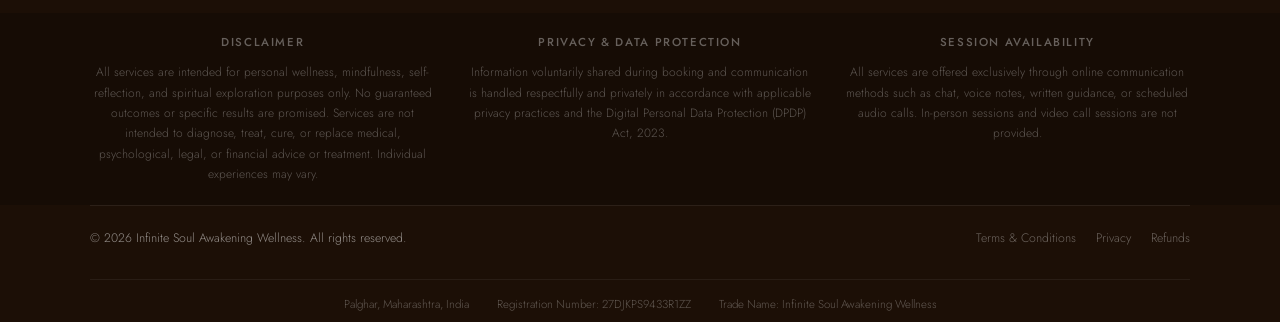
<file: booking.html>
<!DOCTYPE html>
<html lang="en">
<head>
  <meta charset="UTF-8"/>
  <meta name="viewport" content="width=device-width, initial-scale=1.0"/>
  <meta name="description" content="Reserve a personalised wellness and guidance session with Infinite Soul Awakening Wellness. Online sessions available. Responses within 24-48 hours."/>
  <title>Reserve Your Session — Infinite Soul Awakening Wellness</title>
  <link rel="preconnect" href="https://fonts.googleapis.com"/>
  <link rel="preconnect" href="https://fonts.gstatic.com" crossorigin/>
  <link rel="stylesheet" href="assets/css/global.css"/>
  <style>
    .booking-section { padding: 88px 0 110px; }
    .booking-grid { display: grid; grid-template-columns: 1fr 1.55fr; gap: 68px; align-items: start; }

    /* ── SIDEBAR ─────────────────────────────────────────────── */
    .booking-sidebar { position: sticky; top: 100px; }
    .sidebar-intro { margin-bottom: 36px; }
    .sidebar-intro .section-title { margin-bottom: 16px; }
    .sidebar-intro p { font-size: .9rem; color: var(--text-soft); line-height: 1.88; margin-bottom: 12px; }

    .response-badge {
      display: flex; align-items: center; gap: 13px;
      background: var(--parchment); border: 1px solid var(--border);
      padding: 16px 18px; margin-bottom: 30px;
    }
    .response-badge-icon {
      width: 38px; height: 38px; flex-shrink: 0;
      background: var(--white); border: 1px solid var(--border);
      display: flex; align-items: center; justify-content: center;
    }
    .response-badge-icon svg { width: 17px; stroke: var(--accent); fill: none; stroke-width: 1.3; }
    .response-badge-text strong { display: block; font-size: .81rem; font-weight: 500; color: var(--text); margin-bottom: 2px; }
    .response-badge-text span { font-size: .76rem; color: var(--text-soft); }

    .sidebar-services { display: flex; flex-direction: column; gap: 2px; margin-bottom: 30px; }
    .sidebar-service {
      display: flex; align-items: center; gap: 13px;
      padding: 14px 16px; background: var(--white); border: 1px solid var(--border);
      text-decoration: none; transition: border-color .2s, background .2s;
    }
    .sidebar-service:hover { border-color: var(--accent-light); background: var(--parchment); }
    .ss-dot { width: 6px; height: 6px; border-radius: 50%; background: var(--accent-light); flex-shrink: 0; }
    .ss-info { flex: 1; }
    .ss-info strong { display: block; font-size: .82rem; font-weight: 500; color: var(--text); }
    .ss-info span { font-size: .74rem; color: var(--text-soft); }
    .ss-price { font-family: var(--font-serif); font-size: 1rem; font-weight: 400; color: var(--accent); }

    .sidebar-trust { display: flex; flex-direction: column; gap: 10px; margin-bottom: 28px; }
    .trust-line { display: flex; align-items: center; gap: 10px; font-size: .82rem; color: var(--text-soft); }
    .trust-line svg { width: 14px; stroke: var(--accent); fill: none; stroke-width: 1.5; flex-shrink: 0; }

    /* Alternative contact CTAs */
    .sidebar-alt-cta { margin-top: 28px; }
    .sidebar-alt-cta p { font-size: .78rem; color: var(--text-soft); margin-bottom: 12px; letter-spacing: .04em; }
    .alt-cta-btns { display: flex; flex-direction: column; gap: 8px; }
    .alt-cta-btns a { padding: 11px 18px; font-size: .68rem; justify-content: center; }

    .sidebar-img-wrap { margin-top: 30px; position: relative; }
    .sidebar-img-wrap img { width: 100%; aspect-ratio: 4/3; object-fit: cover; box-shadow: var(--shadow-warm); }
    .sidebar-img-wrap::after {
      content: ''; position: absolute; bottom: -10px; right: -10px;
      top: 10px; left: 10px; border: 1px solid var(--accent-light); z-index: -1;
    }

    /* ── FORM ────────────────────────────────────────────────── */
    .booking-form-wrap { background: var(--white); box-shadow: var(--shadow-warm); padding: 48px 48px 52px; }
    .form-header { margin-bottom: 36px; }
    .form-header h2 { font-family: var(--font-serif); font-size: 1.8rem; font-weight: 400; color: var(--text); margin-bottom: 8px; }
    .form-header p { font-size: .86rem; color: var(--text-soft); line-height: 1.72; }

    .form-row { display: grid; grid-template-columns: 1fr 1fr; gap: 18px; margin-bottom: 18px; }
    .form-group { display: flex; flex-direction: column; gap: 7px; margin-bottom: 18px; }
    .form-group:last-of-type { margin-bottom: 0; }
    label { font-size: .7rem; letter-spacing: .14em; text-transform: uppercase; color: var(--text-soft); font-weight: 400; }
    label .req { color: var(--accent); margin-left: 2px; }

    input, select, textarea {
      width: 100%; font-family: var(--font-sans); font-size: .88rem; font-weight: 300;
      color: var(--text); background: var(--cream); border: 1px solid var(--border);
      padding: 12px 15px; outline: none; border-radius: 0;
      transition: border-color .22s, background .22s, box-shadow .22s;
      appearance: none; -webkit-appearance: none;
    }
    input:focus, select:focus, textarea:focus {
      border-color: var(--accent); background: var(--white);
      box-shadow: 0 0 0 3px rgba(155,115,85,.09);
    }
    input.err, select.err, textarea.err { border-color: #b94a4a; background: #fdf5f5; }
    .field-err { font-size: .7rem; color: #b94a4a; display: none; }
    .field-err.show { display: block; }
    .select-wrap { position: relative; }
    .select-wrap::after {
      content: ''; position: absolute; right: 14px; top: 50%;
      transform: translateY(-50%); width: 0; height: 0;
      border-left: 4px solid transparent; border-right: 4px solid transparent;
      border-top: 5px solid var(--accent); pointer-events: none;
    }
    select { cursor: pointer; padding-right: 36px; }
    textarea { resize: vertical; min-height: 120px; line-height: 1.7; }
    .form-divider { height: 1px; background: var(--border); margin: 24px 0; }

    .consent-row {
      display: flex; align-items: flex-start; gap: 13px;
      background: var(--parchment); border: 1px solid var(--border);
      padding: 18px 20px; margin-bottom: 26px;
    }
    .consent-row input[type="checkbox"] {
      width: 17px; height: 17px; min-width: 17px;
      border: 1.5px solid var(--border); background: var(--white);
      cursor: pointer; padding: 0; margin-top: 2px; accent-color: var(--accent);
    }
    .consent-label { font-size: .84rem; color: var(--text-soft); line-height: 1.65; cursor: pointer; text-transform: none; letter-spacing: 0; }
    .consent-label strong { color: var(--text); font-weight: 500; }

    .submit-btn {
      width: 100%; font-family: var(--font-sans); font-size: .78rem; font-weight: 500;
      letter-spacing: .18em; text-transform: uppercase; padding: 17px 32px;
      background: var(--accent); color: var(--white); border: none; cursor: pointer;
      transition: background .25s, box-shadow .25s, transform .2s;
    }
    .submit-btn:hover { background: var(--accent-dark); box-shadow: 0 6px 28px rgba(122,90,62,.3); }
    .submit-btn:disabled { background: var(--accent-light); cursor: not-allowed; transform: none; box-shadow: none; }
    .btn-spinner {
      display: none; width: 17px; height: 17px;
      border: 2px solid rgba(255,255,255,.3); border-top-color: #fff;
      border-radius: 50%; animation: spin .7s linear infinite; margin: 0 auto;
    }
    .submit-btn.loading .btn-text { display: none; }
    .submit-btn.loading .btn-spinner { display: block; }
    @keyframes spin { to { transform: rotate(360deg); } }

    .form-privacy {
      display: flex; align-items: center; gap: 8px;
      font-size: .74rem; color: var(--text-soft); margin-top: 14px; justify-content: center;
    }
    .form-privacy svg { width: 12px; stroke: var(--accent-light); fill: none; stroke-width: 1.5; }

    /* Error banner */
    .form-error-banner {
      display: none; background: #fdf5f5; border: 1px solid #e5a0a0;
      padding: 13px 16px; margin-bottom: 22px;
      align-items: center; gap: 10px; font-size: .83rem; color: #b94a4a;
    }
    .form-error-banner.show { display: flex; }
    .form-error-banner svg { width: 15px; stroke: #b94a4a; fill: none; stroke-width: 1.8; flex-shrink: 0; }

    /* SUCCESS STATE */
    .form-success { display: none; text-align: center; padding: 60px 40px; }
    .success-icon {
      width: 68px; height: 68px; border-radius: 50%;
      background: #f0f7f2; border: 1.5px solid #4a7c59;
      display: flex; align-items: center; justify-content: center; margin: 0 auto 24px;
    }
    .success-icon svg { width: 30px; stroke: #4a7c59; fill: none; stroke-width: 1.8; }
    .form-success h3 { font-family: var(--font-serif); font-size: 1.9rem; font-weight: 400; color: var(--text); margin-bottom: 14px; }
    .form-success p { font-size: .9rem; color: var(--text-soft); line-height: 1.82; max-width: 380px; margin: 0 auto 10px; }
    .response-note {
      display: inline-flex; align-items: center; gap: 8px;
      margin-top: 20px; padding: 12px 20px;
      background: var(--parchment); border: 1px solid var(--border);
      font-size: .77rem; color: var(--text-soft);
    }
    .response-note svg { width: 13px; stroke: var(--accent); fill: none; stroke-width: 1.5; }
    .success-alt-btns { display: flex; gap: 10px; justify-content: center; flex-wrap: wrap; margin-top: 26px; }
    .back-btn {
      margin-top: 20px; display: inline-block; font-size: .7rem; letter-spacing: .14em;
      text-transform: uppercase; color: var(--accent); background: none; border: none;
      border-bottom: 1px solid var(--accent-light); padding-bottom: 2px;
      cursor: pointer; font-family: var(--font-sans); transition: color .2s;
    }
    .back-btn:hover { color: var(--accent-dark); }

    /* ── HOW IT WORKS ────────────────────────────────────────── */
    .how-strip { background: var(--parchment); border-top: 1px solid var(--border); padding: 80px 0; }
    .how-header { text-align: center; margin-bottom: 52px; }
    .how-grid { display: grid; grid-template-columns: repeat(5, 1fr); gap: 0; position: relative; }
    .how-grid::before {
      content: ''; position: absolute; top: 32px; left: 10%; right: 10%;
      height: 1px; background: linear-gradient(to right, var(--border), var(--accent-light), var(--border));
    }
    .how-step { text-align: center; padding: 0 16px; position: relative; z-index: 1; }
    .how-num {
      width: 64px; height: 64px; border-radius: 50%;
      border: 1px solid var(--border); background: var(--white);
      display: flex; flex-direction: column; align-items: center; justify-content: center;
      margin: 0 auto 20px; box-shadow: var(--shadow-card);
      font-family: var(--font-serif); font-size: 1.2rem; font-weight: 400; color: var(--accent);
    }
    .how-step h4 { font-family: var(--font-serif); font-size: 1.05rem; font-weight: 400; color: var(--text); margin-bottom: 6px; }
    .how-step p { font-size: .8rem; color: var(--text-soft); line-height: 1.72; }

    /* ── RESPONSIVE ─────────────────────────────────────────── */
    @media (max-width: 1024px) { .booking-grid { grid-template-columns: 1fr 1.35fr; gap: 48px; } }
    @media (max-width: 900px) {
      .booking-grid { grid-template-columns: 1fr; gap: 48px; }
      .booking-sidebar { position: static; }
      .sidebar-img-wrap { display: none; }
      .how-grid { grid-template-columns: 1fr 1fr; gap: 32px; }
      .how-grid::before { display: none; }
    }
    @media (max-width: 620px) {
      .booking-form-wrap { padding: 28px 22px 32px; }
      .form-row { grid-template-columns: 1fr; }
      .how-grid { grid-template-columns: 1fr; }
    }
  </style>
</head>
<body>

<!-- ══ PAGE HERO ═════════════════════════════════════════════ -->
<section class="page-hero" aria-labelledby="page-title">
  <img class="page-hero-img"
    src="assets/images/tarot-reading-flatlay.jpeg"
    alt="Tarot cards and candles — begin your reading" fetchpriority="high" width="1800" height="460"/>
  <div class="container">
    <div class="page-hero-content fade-up">
      <div class="breadcrumb">
        <a href="index.html">Home</a>
        <span class="breadcrumb-sep">/</span>
        <span style="color:rgba(255,255,255,.75)">Reserve a Session</span>
      </div>
      <h1 id="page-title">Reserve Your Session<br><em>Personalised Guidance &amp; Wellness Experiences</em></h1>
      <p>Submit your booking request and preferred details to receive confirmation and scheduling information through your preferred contact method within 24-48 hours.</p>
    </div>
  </div>
</section>

<!-- ══ BOOKING ═══════════════════════════════════════════════ -->
<section class="booking-section" aria-labelledby="booking-heading">
  <div class="container">
    <div class="booking-grid">

      <!-- SIDEBAR -->
      <aside class="booking-sidebar" aria-label="Booking information">
        <div class="sidebar-intro fade-up">
          <span class="section-label">Reserve Your Session</span>
          <h2 class="section-title" id="booking-heading">Your Session<br><em>Awaits</em></h2>
          <p>Each request is reviewed personally. After submitting your booking request, confirmation and scheduling details will be shared through your preferred contact method within 24-48 hours.</p>
        </div>

        <div class="response-badge fade-up" style="transition-delay:.1s">
          <div class="response-badge-icon" aria-hidden="true"><svg viewBox="0 0 24 24"><circle cx="12" cy="12" r="10"/><path d="M12 8v4l3 3"/></svg></div>
          <div class="response-badge-text">
            <strong>Responded within 24–48 hours</strong>
            <span>Through your preferred contact method</span>
          </div>
        </div>

        <div class="sidebar-services fade-up" style="transition-delay:.15s" role="list">
          <a href="services.html#tarot" class="sidebar-service" role="listitem">
            <div class="ss-dot"></div>
            <div class="ss-info"><strong>Intuitive Guidance</strong><span>Love, Career, Life Path</span></div>
          </a>
          <a href="services.html#energy" class="sidebar-service" role="listitem">
            <div class="ss-dot"></div>
            <div class="ss-info"><strong>Energy Wellness</strong><span>Balance, Mindfulness, Relaxation</span></div>
          </a>
          <a href="services.html#rituals" class="sidebar-service" role="listitem">
            <div class="ss-dot"></div>
            <div class="ss-info"><strong>Sacred Wellness Practices</strong><span>Reflection, Intention, Personal Growth</span></div>
          </a>
          <a href="services.html#crystals" class="sidebar-service" role="listitem">
            <div class="ss-dot"></div>
            <div class="ss-info"><strong>Crystal Wellness Products</strong><span>Lifestyle &amp; Wellness Support</span></div>
          </a>
        </div>

        <div class="sidebar-trust fade-up" style="transition-delay:.2s">
          <div class="trust-line"><svg viewBox="0 0 24 24"><path d="M12 22s8-4 8-10V5l-8-3-8 3v7c0 6 8 10 8 10z"/></svg><span>Information handled respectfully &amp; privately</span></div>
          <div class="trust-line"><svg viewBox="0 0 24 24"><path d="M17 21v-2a4 4 0 0 0-4-4H5a4 4 0 0 0-4 4v2"/><circle cx="9" cy="7" r="4"/></svg><span>Personally reviewed by the practitioner</span></div>
          <div class="trust-line"><svg viewBox="0 0 24 24"><circle cx="12" cy="12" r="10"/><path d="M12 8v4l3 3"/></svg><span>Response within 24–48 hours</span></div>
        </div>

        <!-- Alternative contact options -->
        <div class="sidebar-alt-cta fade-up" style="transition-delay:.25s">
          <p>Prefer to reach out directly?</p>

          <div class="alt-cta-btns">
            <a href="https://wa.me/918451856536?text=Hi%21%20I%20would%20like%20to%20book%20a%20session." target="_blank" rel="noopener noreferrer" class="btn btn-whatsapp">
              <svg viewBox="0 0 24 24" width="15" fill="none" stroke="currentColor" stroke-width="1.5"><path d="M17.472 14.382c-.297-.149-1.758-.867-2.03-.967-.273-.099-.471-.148-.67.15-.197.297-.767.966-.94 1.164-.173.199-.347.223-.644.075-.297-.15-1.255-.463-2.39-1.475-.883-.788-1.48-1.761-1.653-2.059-.173-.297-.018-.458.13-.606.134-.133.298-.347.446-.52.149-.174.198-.298.298-.497.099-.198.05-.371-.025-.52-.075-.149-.669-1.612-.916-2.207-.242-.579-.487-.5-.669-.51-.173-.008-.371-.01-.57-.01-.198 0-.52.074-.792.372-.272.297-1.04 1.016-1.04 2.479 0 1.462 1.065 2.875 1.213 3.074.149.198 2.096 3.2 5.077 4.487.709.306 1.262.489 1.694.625.712.227 1.36.195 1.871.118.571-.085 1.758-.719 2.006-1.413.248-.694.248-1.289.173-1.413z"/><path d="M11.5 2C6.253 2 2 6.253 2 11.5c0 1.82.487 3.53 1.338 5.004L2 22l5.61-1.323A9.454 9.454 0 0 0 11.5 21C16.747 21 21 16.747 21 11.5S16.747 2 11.5 2z"/></svg>
              WhatsApp Us
            </a>
            <a href="https://www.instagram.com/infinitesoulawakening" target="_blank" rel="noopener noreferrer" class="btn btn-insta">
              <svg viewBox="0 0 24 24" width="15" fill="none" stroke="currentColor" stroke-width="1.5"><rect x="2" y="2" width="20" height="20" rx="5"/><circle cx="12" cy="12" r="4"/><circle cx="17.5" cy="6.5" r=".5" fill="currentColor"/></svg>
              Instagram DM
            </a>
            <a href="mailto:enquiries@infinitesoulawakening.com" class="btn btn-ghost">
              <svg viewBox="0 0 24 24" width="15" fill="none" stroke="currentColor" stroke-width="1.5"><path d="M4 4h16c1.1 0 2 .9 2 2v12c0 1.1-.9 2-2 2H4c-1.1 0-2-.9-2-2V6c0-1.1.9-2 2-2z"/><polyline points="22,6 12,13 2,6"/></svg>
              Email Us
            </a>
          </div>
        </div>

        <div class="sidebar-img-wrap fade-up" style="transition-delay:.28s">
          <img src="assets/images/hero-spiritual-woman-alt.jpeg"
            alt="Peaceful reading session setup" loading="lazy" width="700" height="525"/>
        </div>
      </aside>

      <!-- FORM -->
      <div class="booking-form-wrap fade-up" style="transition-delay:.08s">

        <div class="form-error-banner" id="errorBanner" role="alert">
          <svg viewBox="0 0 24 24"><circle cx="12" cy="12" r="10"/><line x1="12" y1="8" x2="12" y2="12"/><line x1="12" y1="16" x2="12.01" y2="16"/></svg>
          <span id="errorBannerText">Please fill in all required fields.</span>
        </div>

        <div id="formBody">
          <div class="form-header">
            <h2>Request Your Session</h2>
            <p>Fields marked <span style="color:var(--accent)">*</span> are required. Information voluntarily shared is handled respectfully and privately in accordance with applicable privacy practices and the Digital Personal Data Protection (DPDP) Act, 2023.</p>
          </div>

          <form id="bookingForm" novalidate>

            <!-- Row 1: Name + WhatsApp -->
            <div class="form-row">
              <div class="form-group">
                <label for="name">Full Name <span class="req">*</span></label>
                <input type="text" id="name" name="name" placeholder="Your full name" autocomplete="name"/>
                <span class="field-err" id="nameErr">Please enter your full name.</span>
              </div>
              <div class="form-group">
                <label for="whatsapp">WhatsApp Number <span class="req">*</span></label>
                <input type="tel" id="whatsapp" name="whatsapp" placeholder="+91 98765 43210" autocomplete="tel"/>
                <span class="field-err" id="whatsappErr">Please enter your WhatsApp number.</span>
              </div>
            </div>

            <!-- Row 2: Email + Instagram -->
            <div class="form-row">
              <div class="form-group">
                <label for="email">Email Address <span class="req">*</span></label>
                <input type="email" id="email" name="email" placeholder="you@example.com" autocomplete="email"/>
                <span class="field-err" id="emailErr">Please enter a valid email address.</span>
              </div>
              <div class="form-group">
                <label for="instagram">Instagram Handle</label>
                <input type="text" id="instagram" name="instagram" placeholder="@yourhandle"/>
              </div>
            </div>

            <!-- Row 3: Service + City/Country -->
            <div class="form-row">
              <div class="form-group">
                <label for="service">Service Required <span class="req">*</span></label>
                <div class="select-wrap">
                  <select id="service" name="service">
                    <option value="" disabled selected>Choose a service…</option>
                    <option value="tarot">Intuitive Guidance</option>
                    <option value="energy">Energy Wellness</option>
                    <option value="ritual">Sacred Wellness Practices</option>
                    <option value="crystals">Crystal Wellness Products</option>
                    <option value="unsure">Not sure — help me choose</option>
                  </select>
                </div>
                <span class="field-err" id="serviceErr">Please select a service.</span>
              </div>
              <div class="form-group">
                <label for="location">City / Country <span class="req">*</span></label>
                <input type="text" id="location" name="location" placeholder="e.g. Mumbai, India"/>
                <span class="field-err" id="locationErr">Please enter your city/country.</span>
              </div>
            </div>

            <!-- Row 4: Date + Time -->
            <div class="form-row">
              <div class="form-group" style="margin-bottom:0">
                <label for="date">Preferred Date <span class="req">*</span></label>
                <input type="date" id="date" name="date"/>
                <span class="field-err" id="dateErr">Please choose a preferred date.</span>
              </div>
              <div class="form-group" style="margin-bottom:0">
                <label for="time">Preferred Time</label>
                <input type="time" id="time" name="time"/>
              </div>
            </div>

            <div class="form-divider"></div>

            <!-- Message -->
            <div class="form-group">
              <label for="message">Your Question or Intention</label>
              <textarea id="message" name="message" placeholder="Share the area in which you are seeking guidance, mindfulness support, personal clarity, or self-reflection."></textarea>
            </div>

            <div class="form-divider"></div>

            <!-- Consent -->
            <div class="consent-row">
              <input type="checkbox" id="consent" name="consent"/>
              <label class="consent-label" for="consent">
                <strong>I understand that these services are intended for personal wellness, mindfulness, self-reflection, and spiritual exploration purposes only. No guaranteed outcomes are promised.</strong> Services are not intended to replace medical, psychological, legal, or financial advice or treatment. I am 18 years or older.
              </label>
            </div>
            <span class="field-err" id="consentErr" style="display:none;margin:-14px 0 18px;">You must agree to continue.</span>

            <button type="submit" class="submit-btn" id="submitBtn">
              <span class="btn-text">Request Session</span>
              <div class="btn-spinner" aria-hidden="true"></div>
            </button>

            <p class="form-privacy">
              <svg viewBox="0 0 24 24"><rect x="3" y="11" width="18" height="11" rx="2"/><path d="M7 11V7a5 5 0 0 1 10 0v4"/></svg>
              Information voluntarily shared during booking is handled respectfully and privately in accordance with applicable privacy practices and the DPDP Act, 2023.
            </p>
          </form>
        </div>

        <!-- SUCCESS STATE -->
        <div class="form-success" id="formSuccess" role="status" aria-live="polite">
          <div class="success-icon" aria-hidden="true"><svg viewBox="0 0 24 24"><polyline points="20 6 9 17 4 12"/></svg></div>
          <h3>Request Received</h3>
          <p>Your request has been received. Confirmation and scheduling details will be shared through your preferred contact method within 24-48 hours.</p>
          <div class="response-note">
            <svg viewBox="0 0 24 24"><circle cx="12" cy="12" r="10"/><path d="M12 8v4l3 3"/></svg>
            You will be contacted within 24–48 hours.
          </div>
          <div class="success-alt-btns">
            <a href="https://wa.me/918451856536" target="_blank" rel="noopener noreferrer" class="btn btn-whatsapp btn-sm">WhatsApp Us</a>
            <a href="https://www.instagram.com/infinitesoulawakening" target="_blank" rel="noopener noreferrer" class="btn btn-insta btn-sm">Instagram DM</a>
            <a href="mailto:help@infinitesoulawakeningwellness.com" class="btn btn-ghost btn-sm">Email Us</a>
          </div>
          <button class="back-btn" id="backBtn" type="button">Submit another request</button>
        </div>

      </div>
    </div>
  </div>
</section>

<!-- ══ HOW IT WORKS ══════════════════════════════════════════ -->
<div class="how-strip" aria-labelledby="how-heading">
  <div class="container">
    <div class="how-header fade-up">
      <span class="section-label">What Happens Next</span>
      <h2 class="section-title" id="how-heading">How It<br><em>Works</em></h2>
    </div>
    <div class="how-grid">
      <div class="how-step fade-up" style="transition-delay:.05s"><div class="how-num">1</div><h4>Choose a Service</h4><p>Select the session or wellness-focused offering that best aligns with your area of interest or personal reflection.</p></div>
      <div class="how-step fade-up" style="transition-delay:.12s"><div class="how-num">2</div><h4>Submit Form</h4><p>Complete the booking form with your preferred details, availability, and area of focus.</p></div>
      <div class="how-step fade-up" style="transition-delay:.19s"><div class="how-num">3</div><h4>Booking Confirmation</h4><p>Confirmation and scheduling details are typically shared within 24-48 hours through your preferred contact method.</p></div>
      <div class="how-step fade-up" style="transition-delay:.26s"><div class="how-num">4</div><h4>Payment Confirmation</h4><p>Once payment is confirmed, your selected session or service is scheduled and prepared accordingly.</p></div>
      <div class="how-step fade-up" style="transition-delay:.33s"><div class="how-num">5</div><h4>Session &amp; Guidance</h4><p>Guidance, reflections, or supportive communication may be shared based on the selected service through chat, voice notes, written updates, or scheduled calls.</p></div>
    </div>
  </div>
</div>

<script src="assets/js/components.js"></script>
<script>
  /* ── Date constraints ── */
  const dateInput = document.getElementById('date');
  const tomorrow = new Date(); tomorrow.setDate(tomorrow.getDate() + 1);
  const maxDate  = new Date(); maxDate.setMonth(maxDate.getMonth() + 3);
  dateInput.min = tomorrow.toISOString().split('T')[0];
  dateInput.max = maxDate.toISOString().split('T')[0];

  /* ── Validation helpers ── */
  function setErr(id, errId, show) {
    const el = document.getElementById(id), er = document.getElementById(errId);
    el.classList.toggle('err', show); er.classList.toggle('show', show);
  }
  function clearAll() {
    ['name','whatsapp','email','service','location','date'].forEach(id => {
      document.getElementById(id).classList.remove('err');
    });
    ['nameErr','whatsappErr','emailErr','serviceErr','locationErr','dateErr'].forEach(id => {
      document.getElementById(id).classList.remove('show');
    });
    document.getElementById('consentErr').style.display = 'none';
    document.getElementById('consent').classList.remove('err');
    document.getElementById('errorBanner').classList.remove('show');
  }
  function validate() {
    let ok = true;
    const v = id => document.getElementById(id).value.trim();
    if (!v('name'))     { setErr('name','nameErr',true); ok=false; } else setErr('name','nameErr',false);
    if (!v('whatsapp')) { setErr('whatsapp','whatsappErr',true); ok=false; } else setErr('whatsapp','whatsappErr',false);
    const emailRe = /^[^\s@]+@[^\s@]+\.[^\s@]+$/;
    if (!emailRe.test(v('email'))) { setErr('email','emailErr',true); ok=false; } else setErr('email','emailErr',false);
    if (!v('service'))  { setErr('service','serviceErr',true); ok=false; } else setErr('service','serviceErr',false);
    if (!v('location')) { setErr('location','locationErr',true); ok=false; } else setErr('location','locationErr',false);
    if (!v('date'))     { setErr('date','dateErr',true); ok=false; } else setErr('date','dateErr',false);
    if (!document.getElementById('consent').checked) {
      document.getElementById('consent').classList.add('err');
      document.getElementById('consentErr').style.display = 'block';
      ok = false;
    } else {
      document.getElementById('consent').classList.remove('err');
      document.getElementById('consentErr').style.display = 'none';
    }
    return ok;
  }

  /* ── Inline blur validation ── */
  ['name','whatsapp','email','service','location','date'].forEach(id => {
    document.getElementById(id).addEventListener('blur', function() {
      const errId = id.charAt(0).toUpperCase() + id.slice(1) + 'Err';
      if (id === 'email') {
        const re = /^[^\s@]+@[^\s@]+\.[^\s@]+$/;
        setErr('email','emailErr', !re.test(this.value.trim()));
      } else {
        setErr(id, id.charAt(0).toUpperCase() + id.slice(1) + 'Err', !this.value.trim());
      }
    });
  });
  document.getElementById('consent').addEventListener('change', function() {
    if (this.checked) { this.classList.remove('err'); document.getElementById('consentErr').style.display='none'; }
  });

  /* ── Submit ── */
  const SCRIPT_URL = 'https://script.google.com/macros/s/AKfycby9rBsFSQfN-KIAQqwA2oQ0YLe5Z8cfINFEvS8l7RCX7DS-5nTkuXuByeF9h6IauLx_RA/exec';

  document.getElementById('bookingForm').addEventListener('submit', async function(e) {
    e.preventDefault();
    clearAll();
    if (!validate()) {
      document.getElementById('errorBanner').classList.add('show');
      document.getElementById('errorBanner').scrollIntoView({ behavior:'smooth', block:'center' });
      return;
    }
    const btn = document.getElementById('submitBtn');
    btn.classList.add('loading'); btn.disabled = true;

    const payload = {
      name:      document.getElementById('name').value.trim(),
      whatsapp:  document.getElementById('whatsapp').value.trim(),
      email:     document.getElementById('email').value.trim(),
      instagram: document.getElementById('instagram').value.trim() || 'Not provided',
      service:   document.getElementById('service').options[document.getElementById('service').selectedIndex].text,
      location:  document.getElementById('location').value.trim(),
      date:      document.getElementById('date').value,
      time:      document.getElementById('time').value || 'Not specified',
      message:   document.getElementById('message').value.trim() || 'No message provided',
      consent:   'Agreed',
      submitted: new Date().toISOString(),
    };

    try {
      await fetch(SCRIPT_URL, {
        method: 'POST',
        headers: { 'Content-Type': 'application/json' },
        body: JSON.stringify(payload),
        mode: 'no-cors',
      });
    } catch(err) {
      if (SCRIPT_URL === 'https://script.google.com/macros/s/AKfycby9rBsFSQfN-KIAQqwA2oQ0YLe5Z8cfINFEvS8l7RCX7DS-5nTkuXuByeF9h6IauLx_RA/exec') {
        console.warn('[ISA] Script URL not configured — showing success in demo mode.');
      } else {
        btn.classList.remove('loading'); btn.disabled = false;
        const b = document.getElementById('errorBanner');
        document.getElementById('errorBannerText').textContent = 'Could not send your request. Please WhatsApp or email us directly.';
        b.classList.add('show');
        return;
      }
    }
    btn.classList.remove('loading'); btn.disabled = false;
    document.getElementById('formBody').style.display = 'none';
    const s = document.getElementById('formSuccess');
    s.style.display = 'block';
    s.scrollIntoView({ behavior: 'smooth', block: 'center' });
  });

  document.getElementById('backBtn').addEventListener('click', function() {
    document.getElementById('bookingForm').reset();
    clearAll();
    document.getElementById('formBody').style.display = 'block';
    document.getElementById('formSuccess').style.display = 'none';
  });
</script>
</body>
</html>
</file>
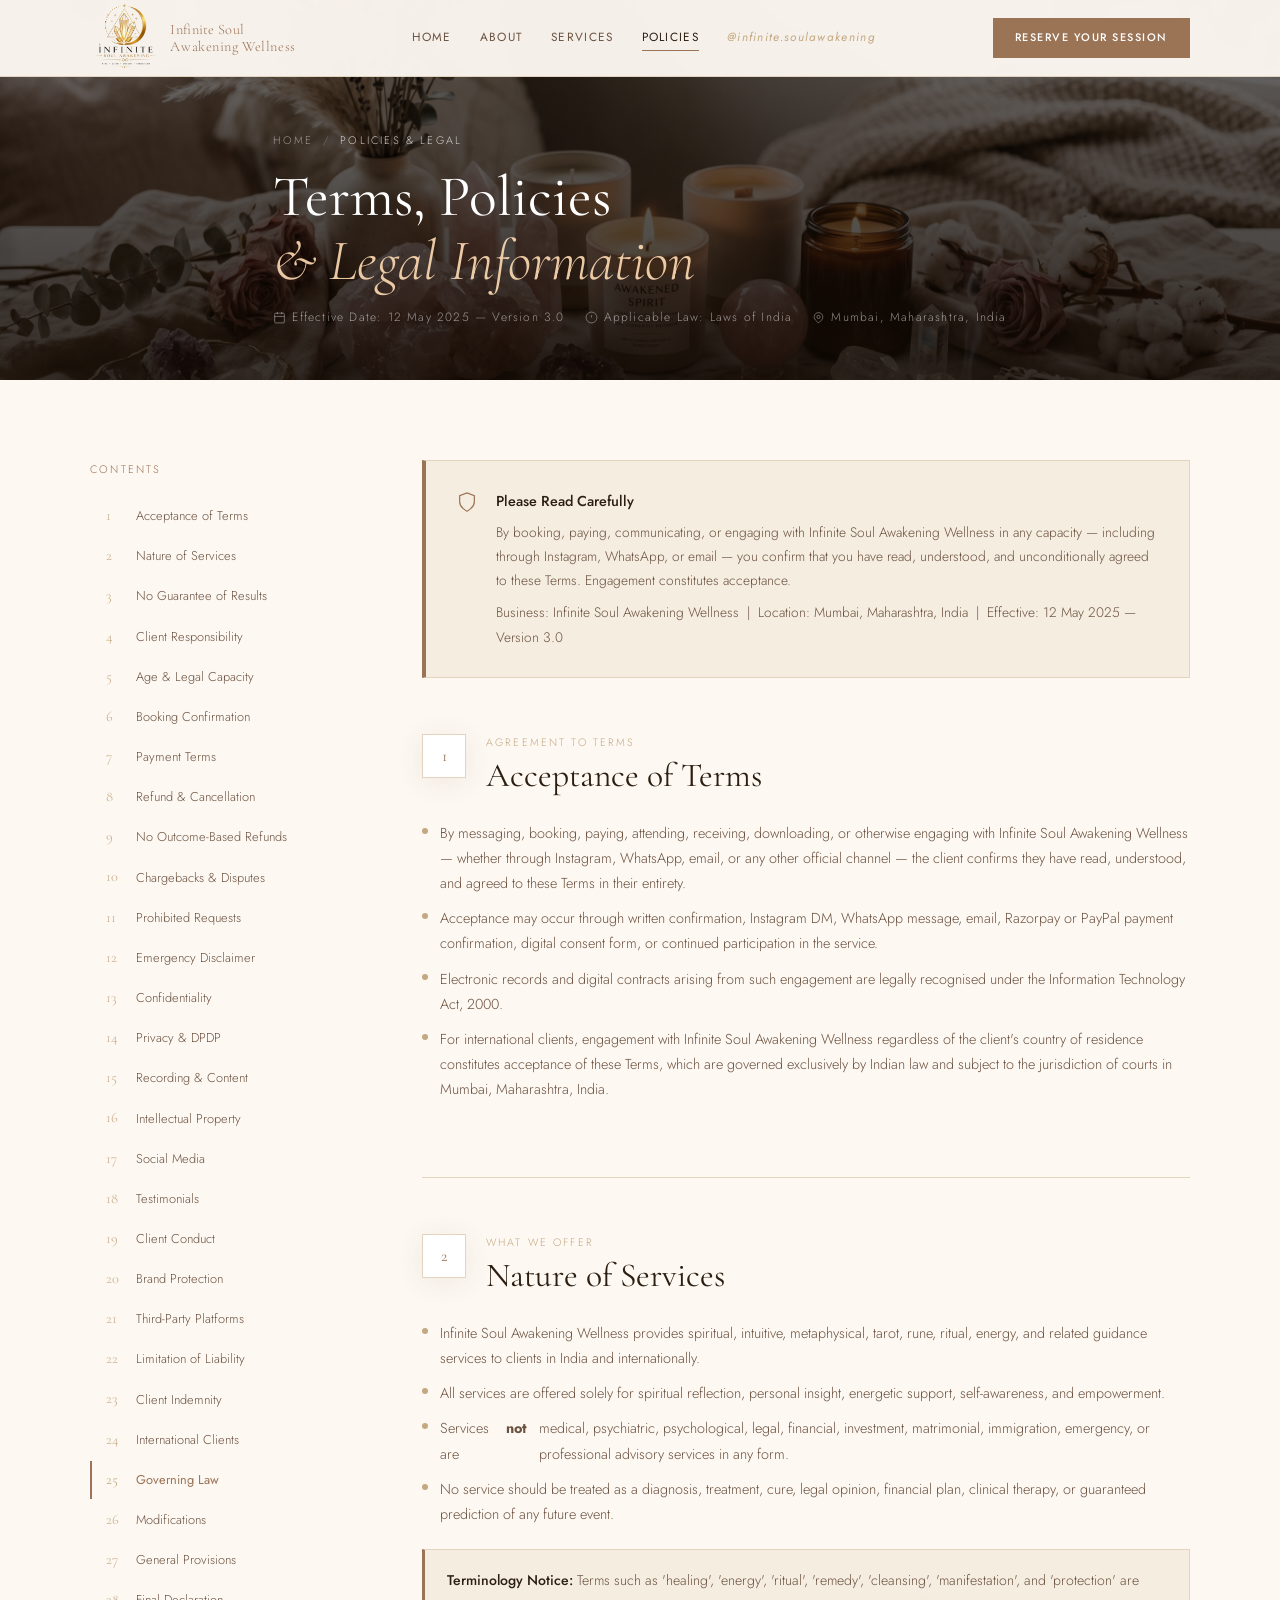
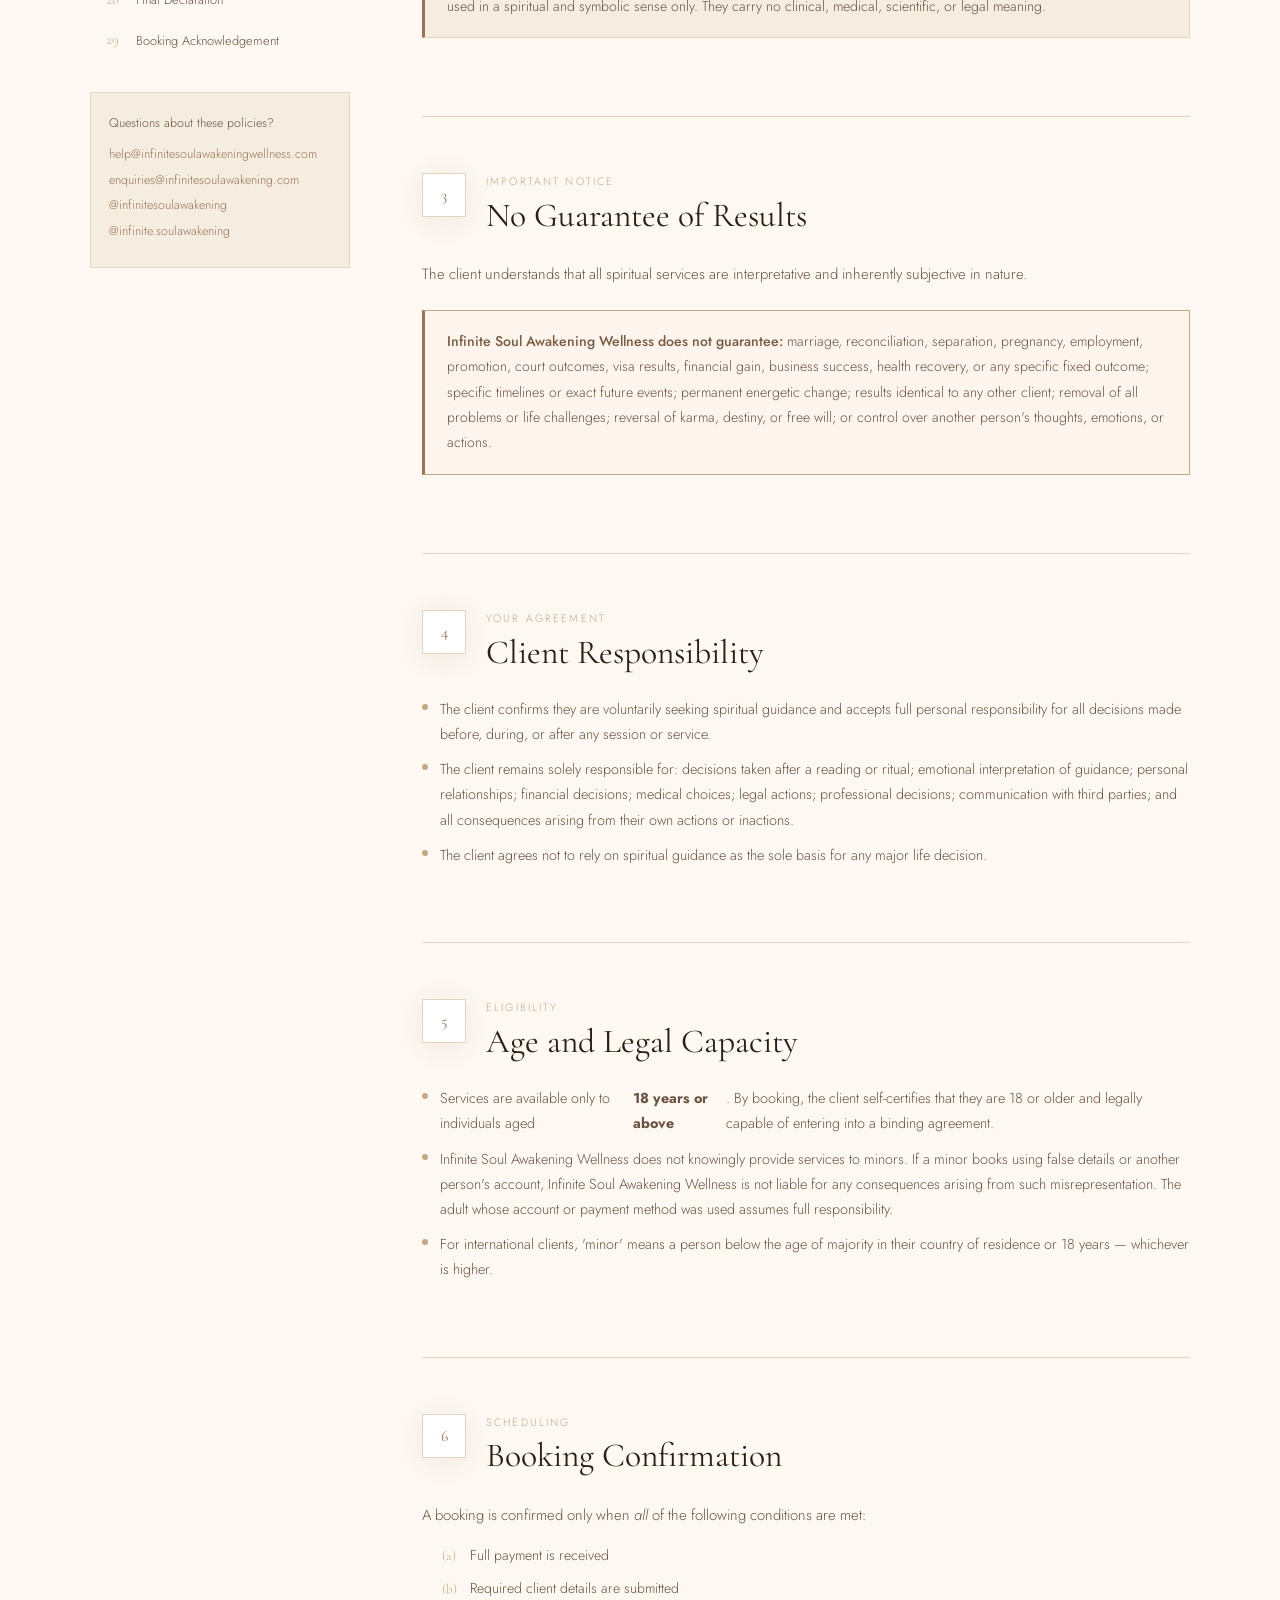
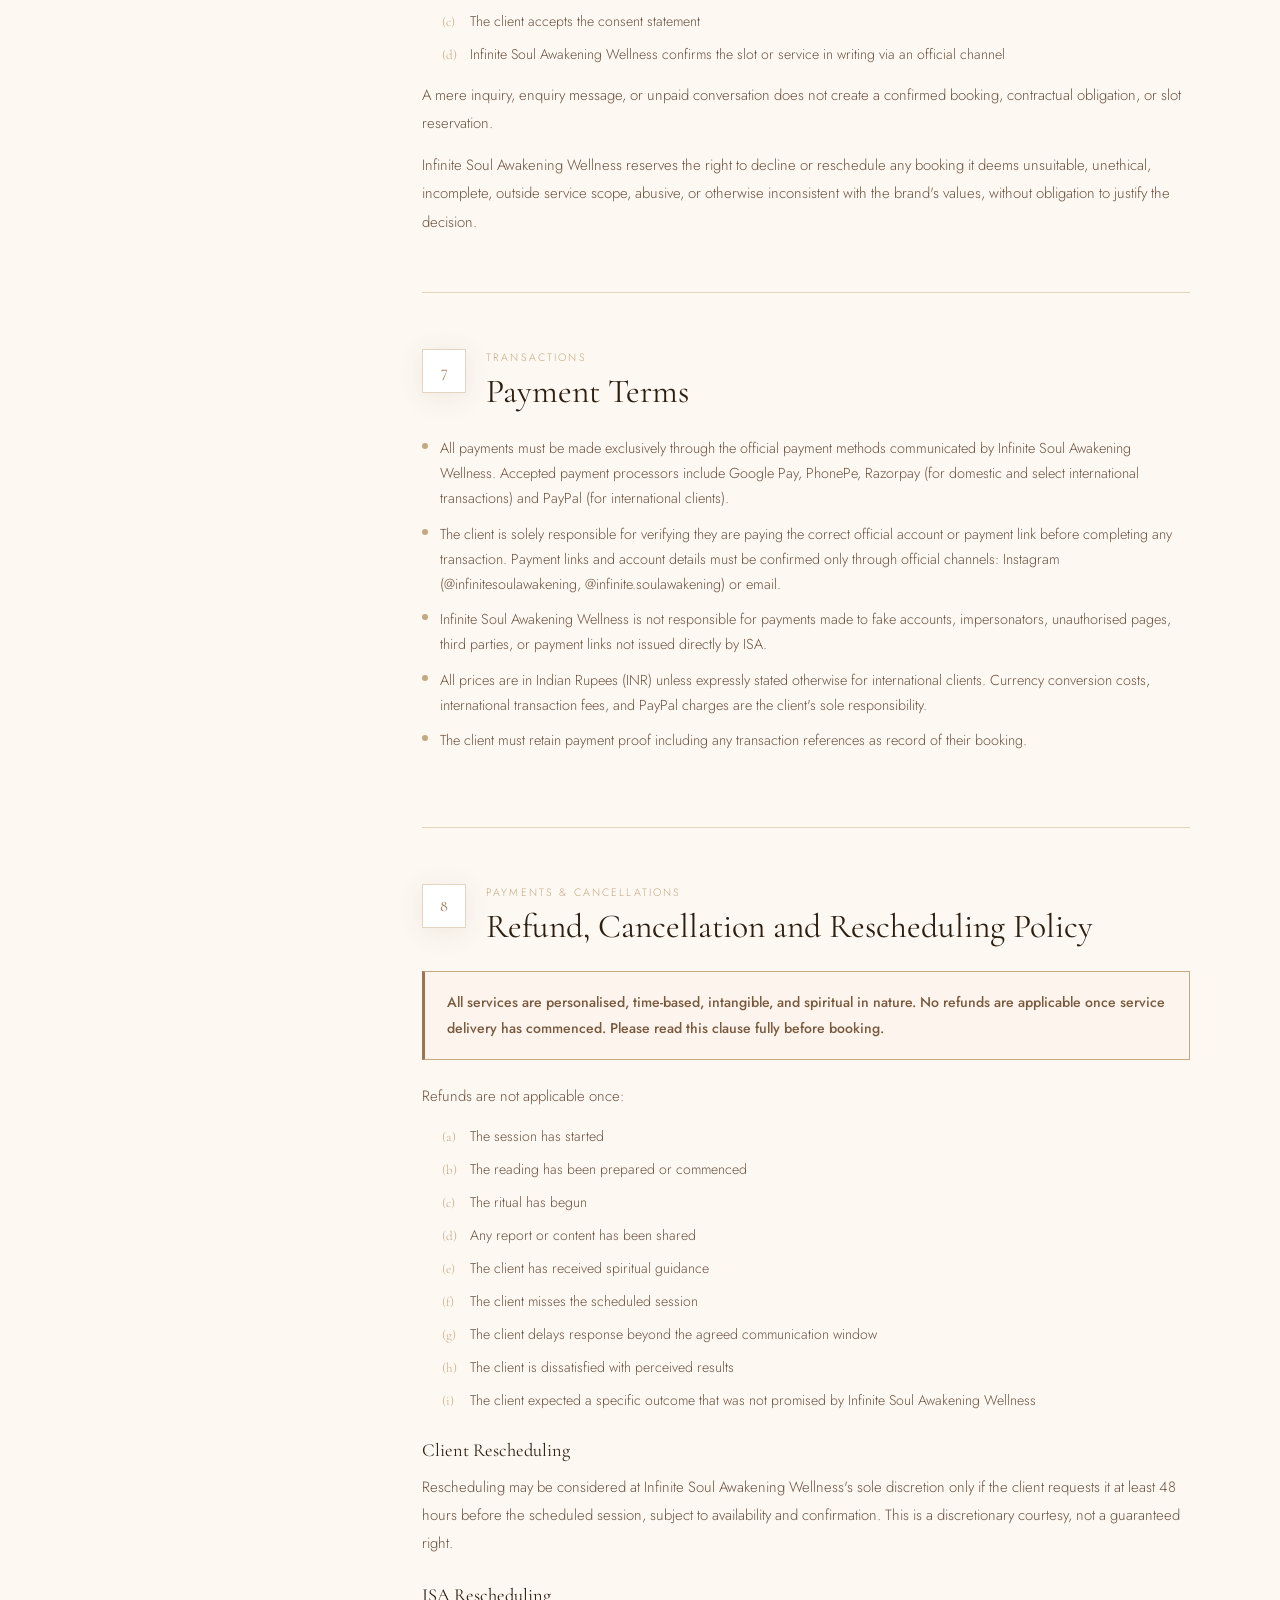
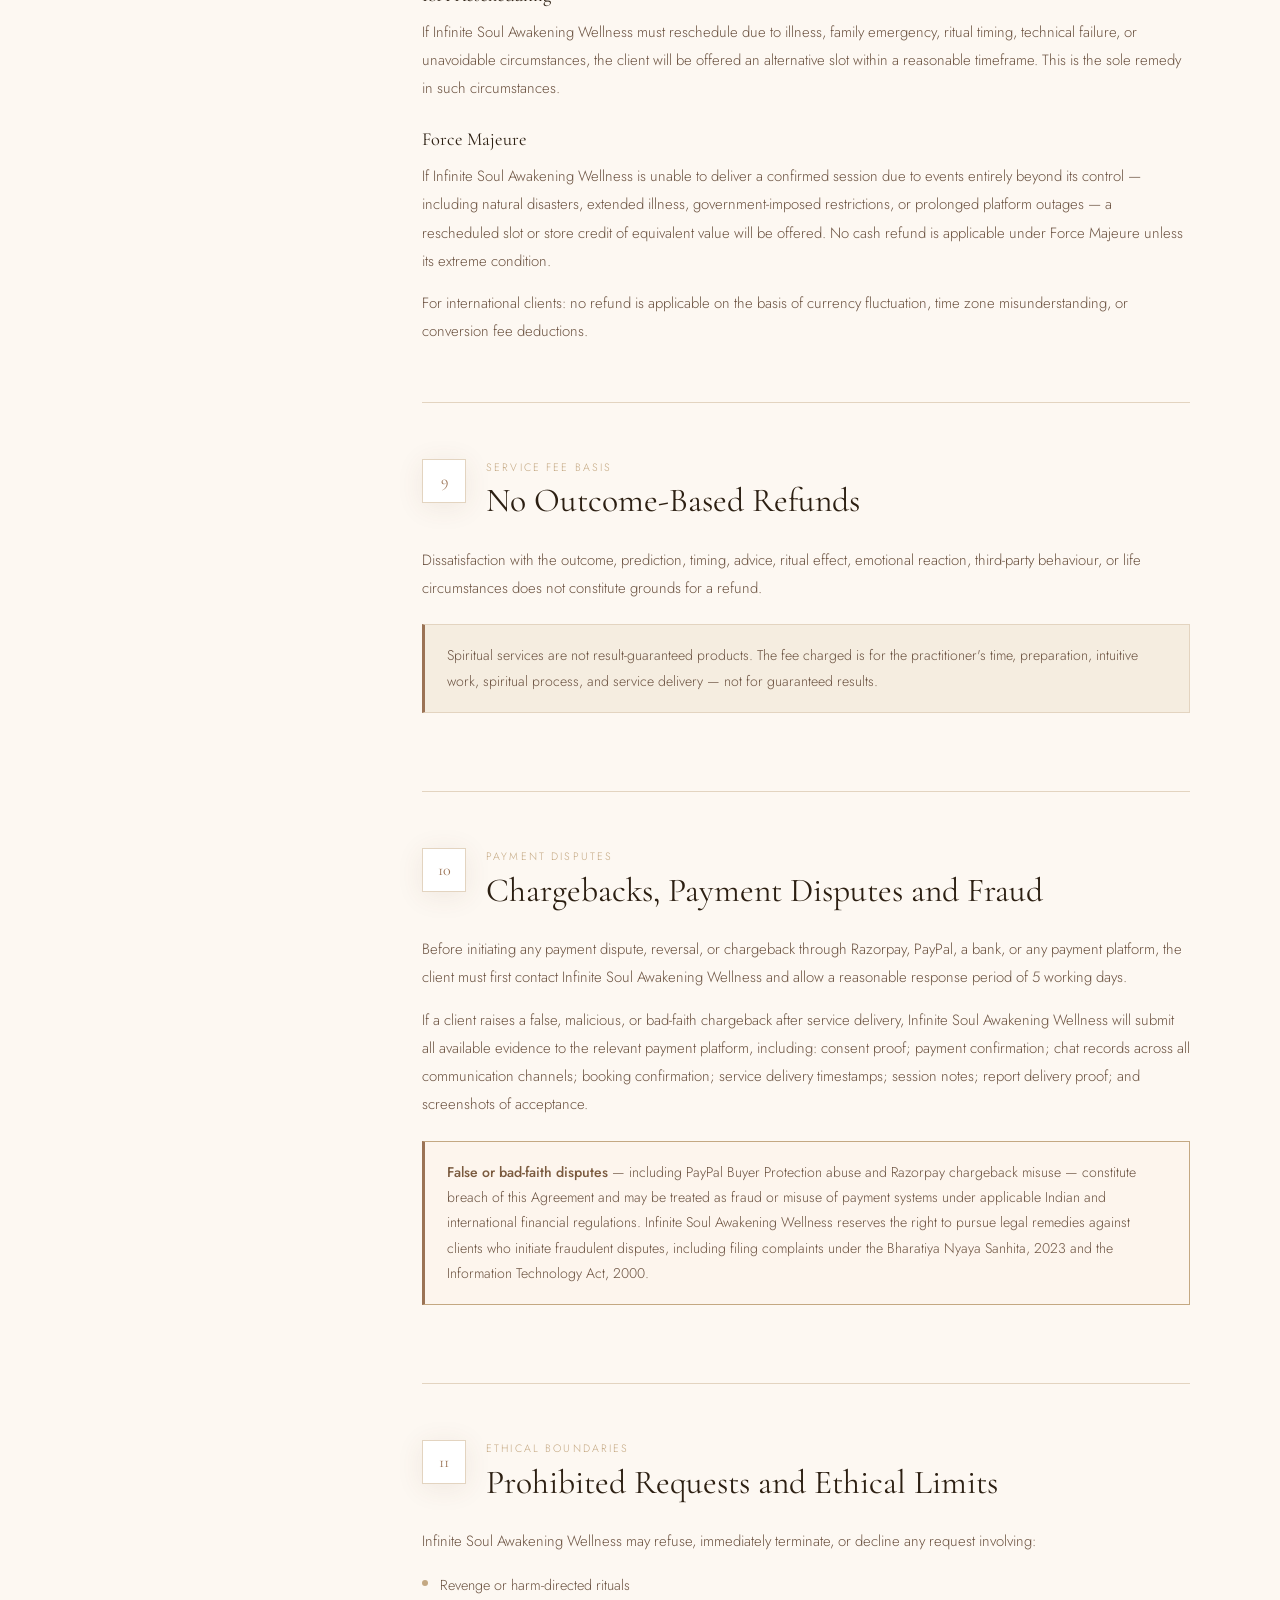
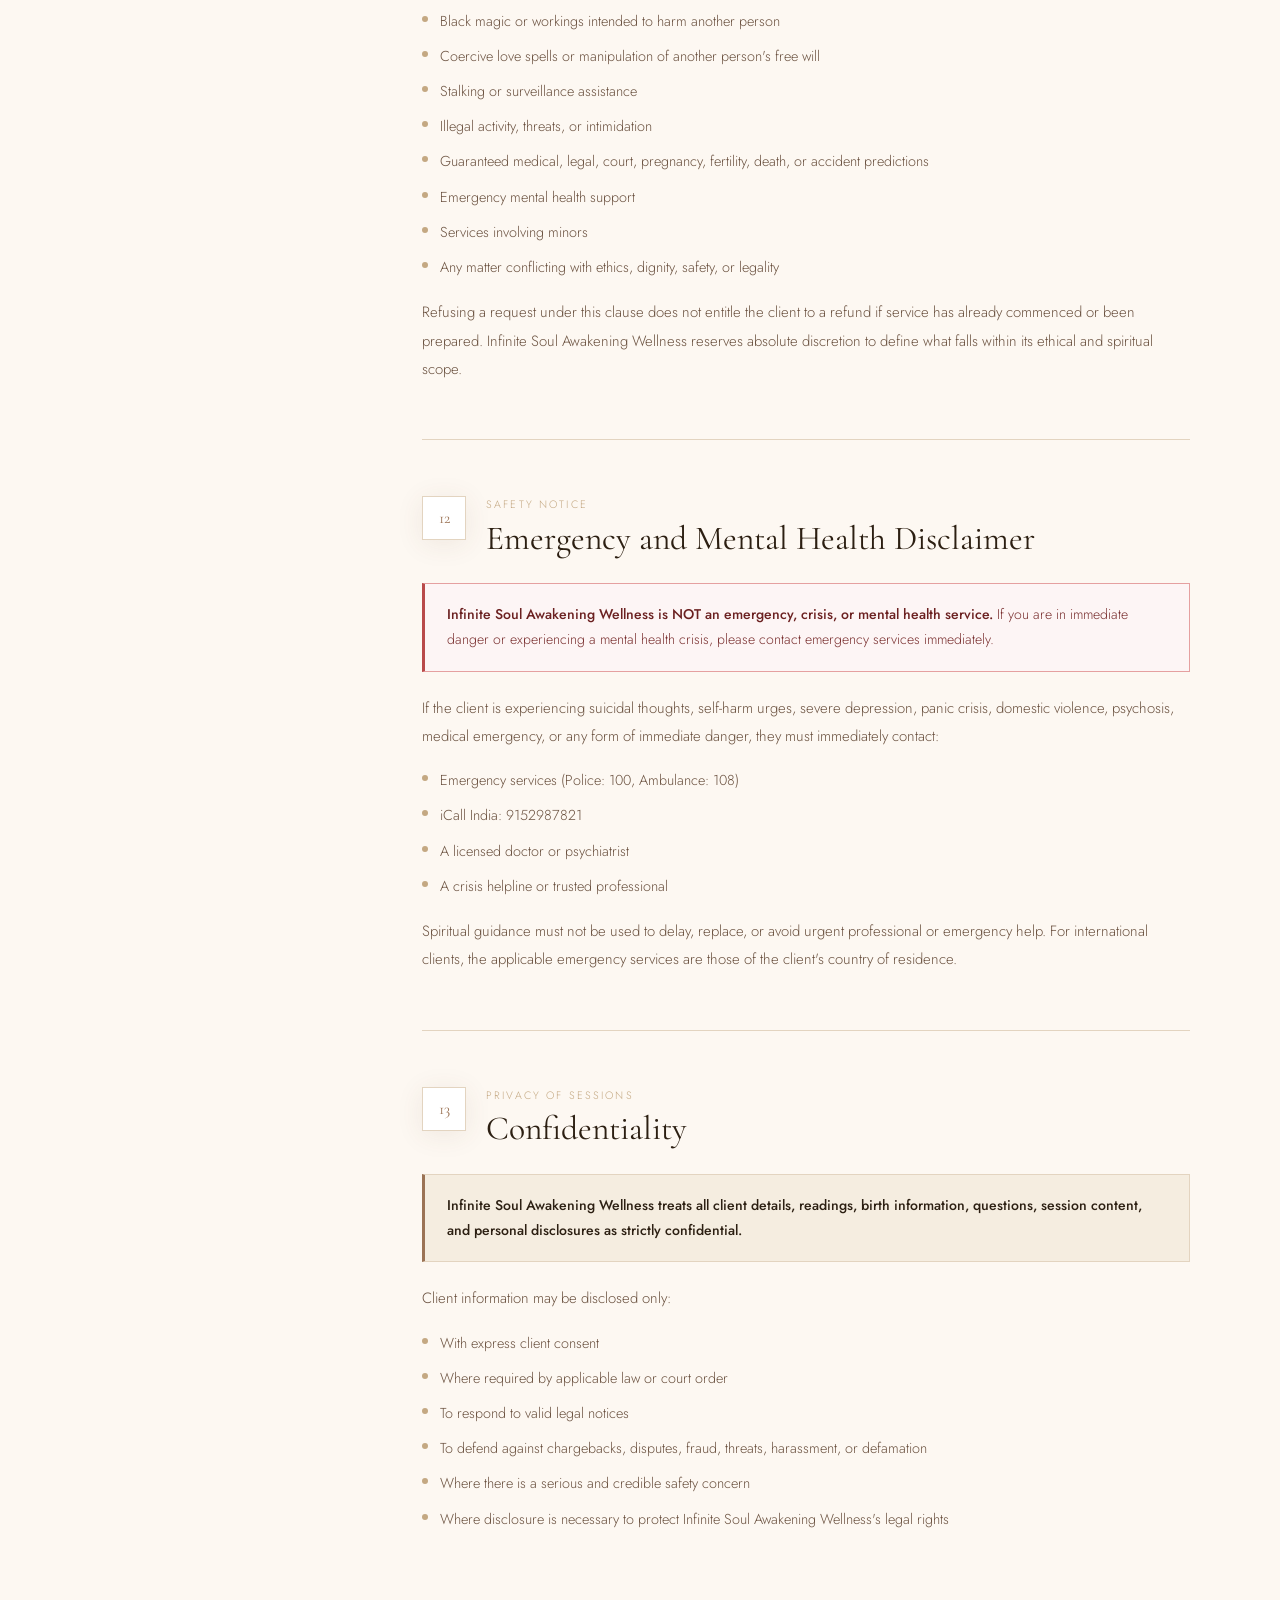
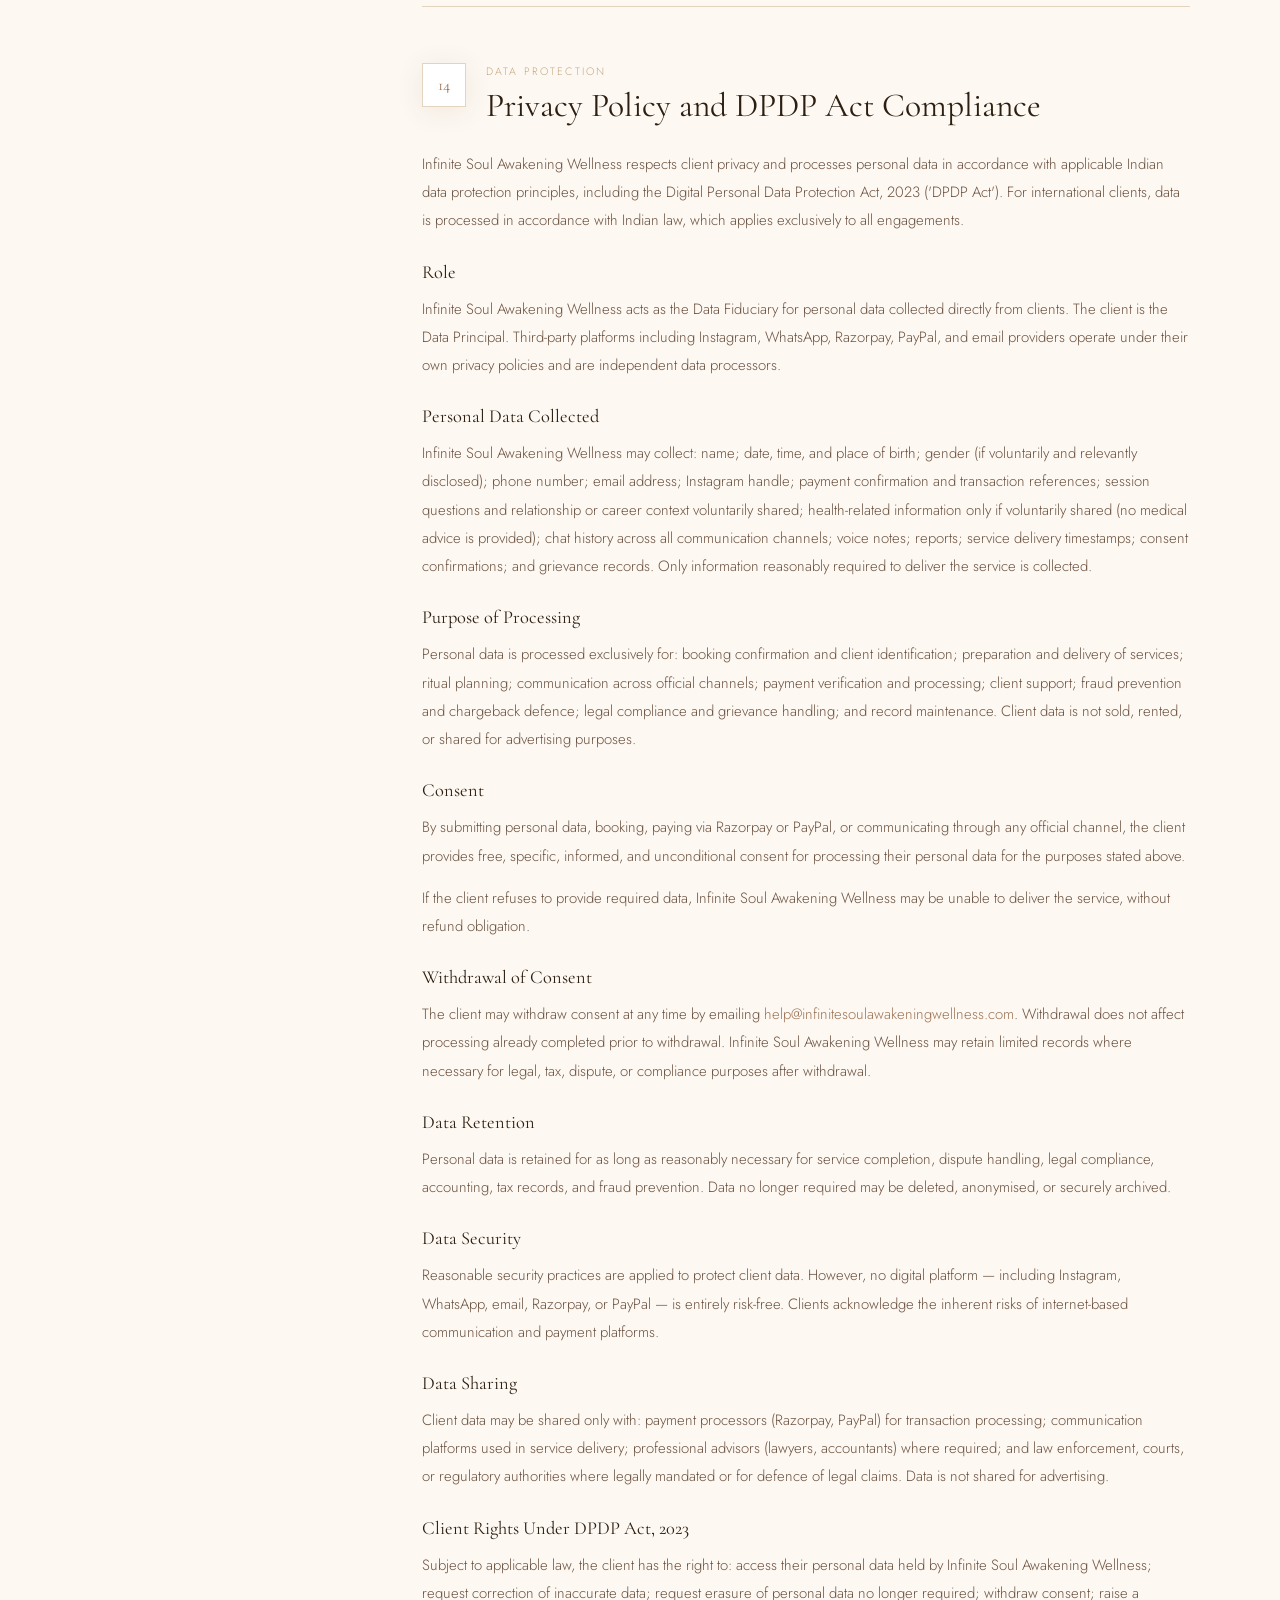
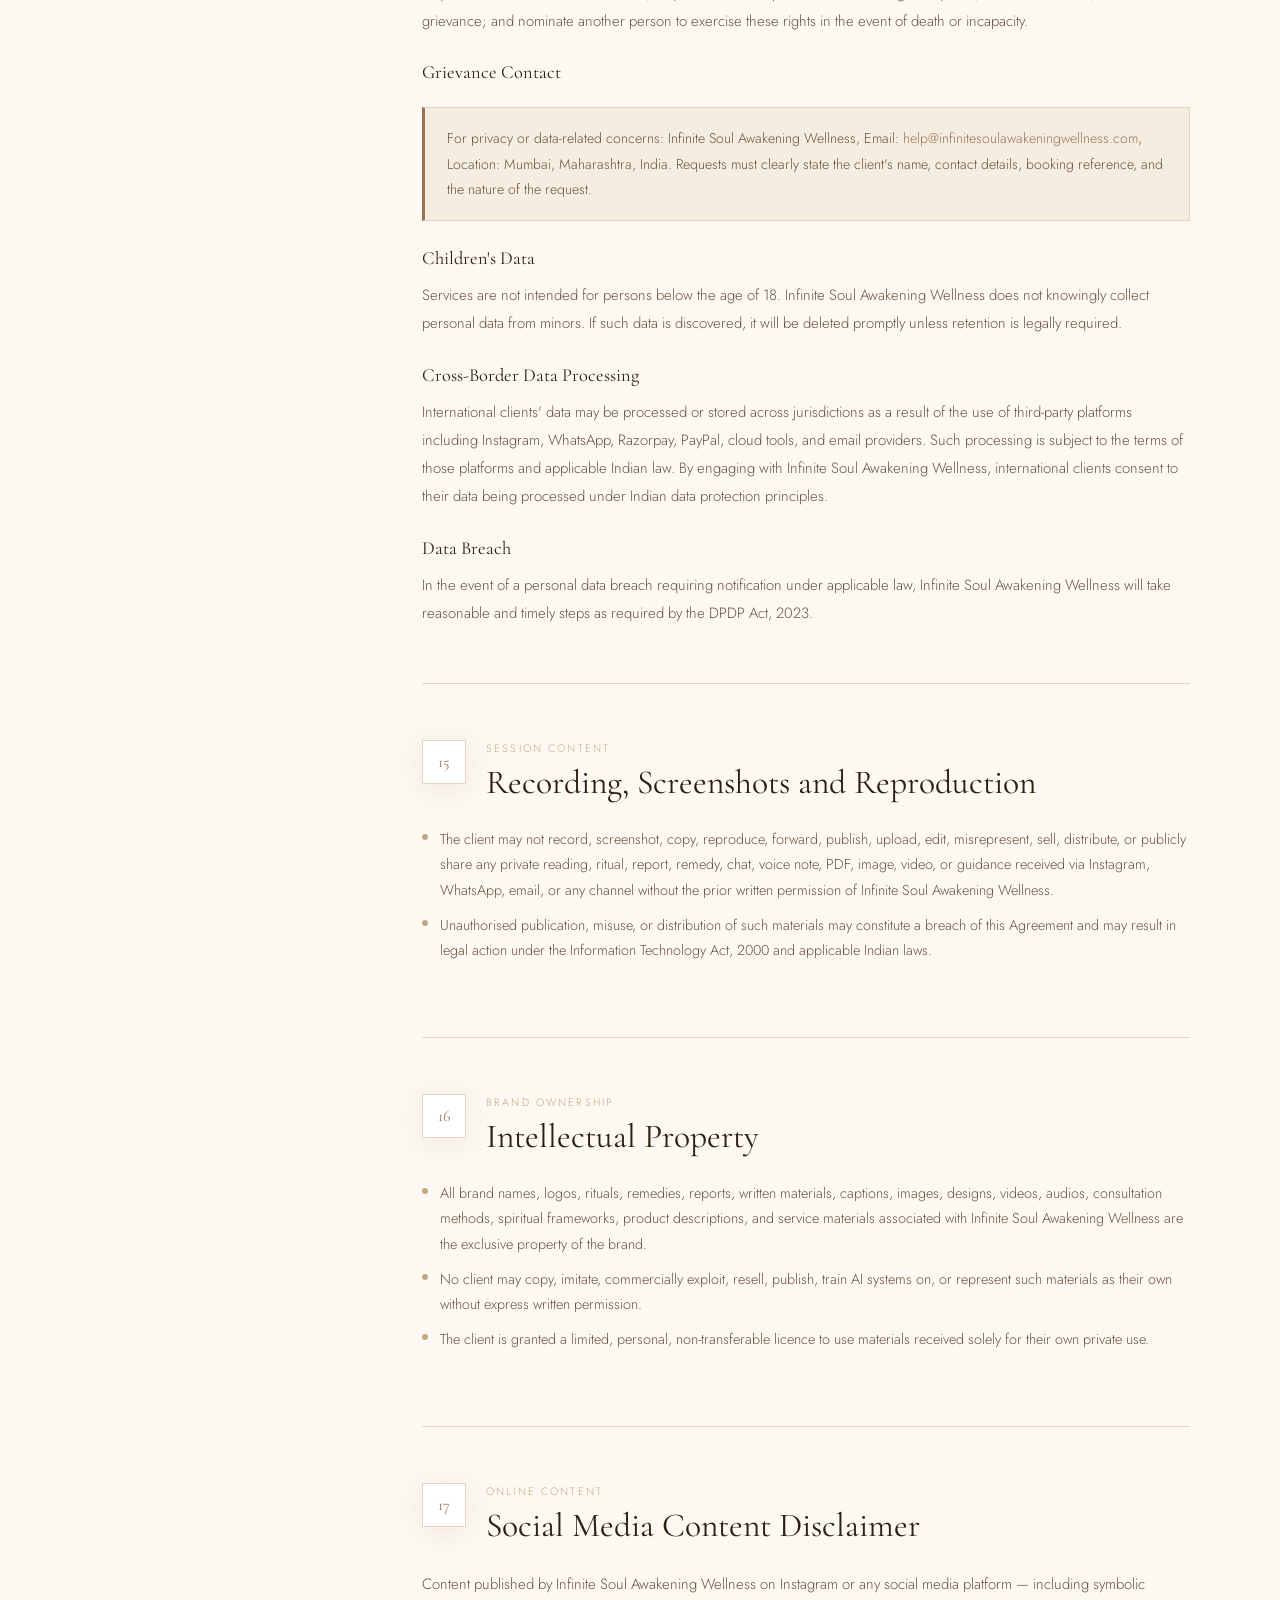
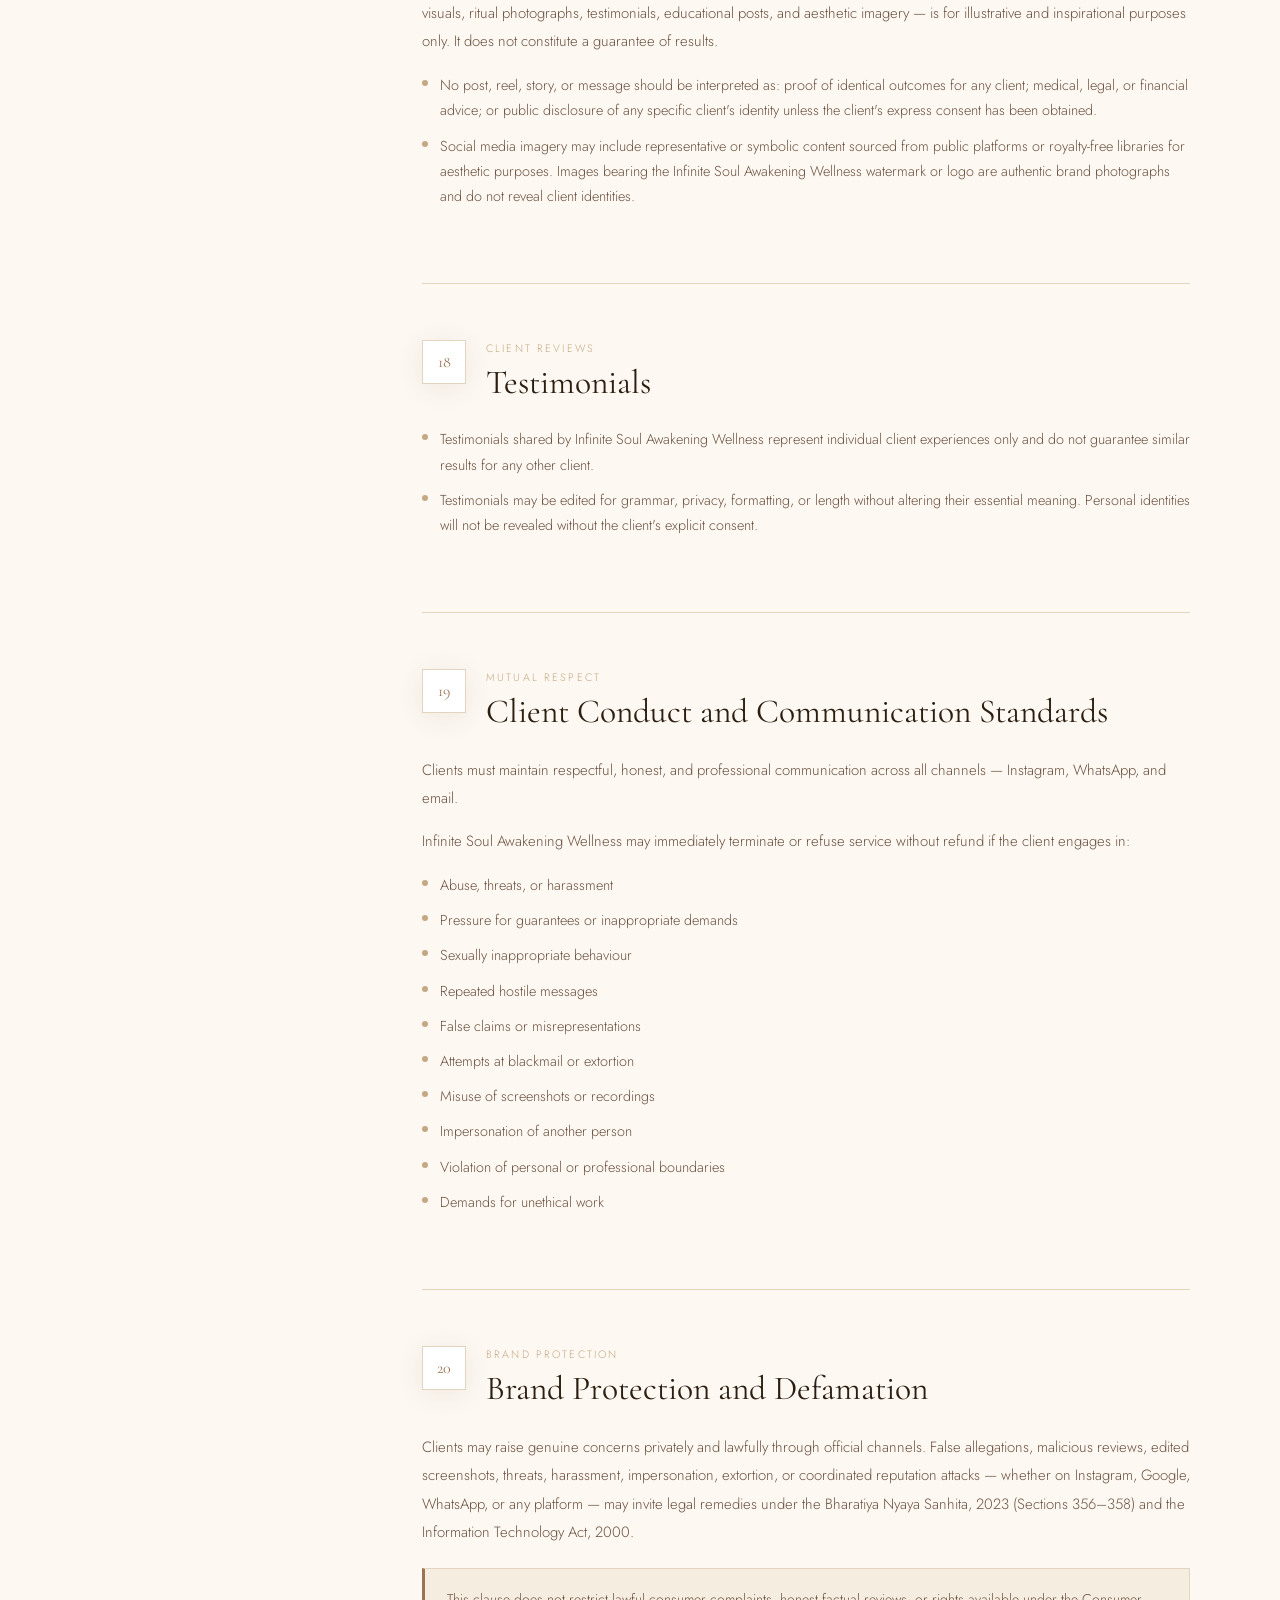
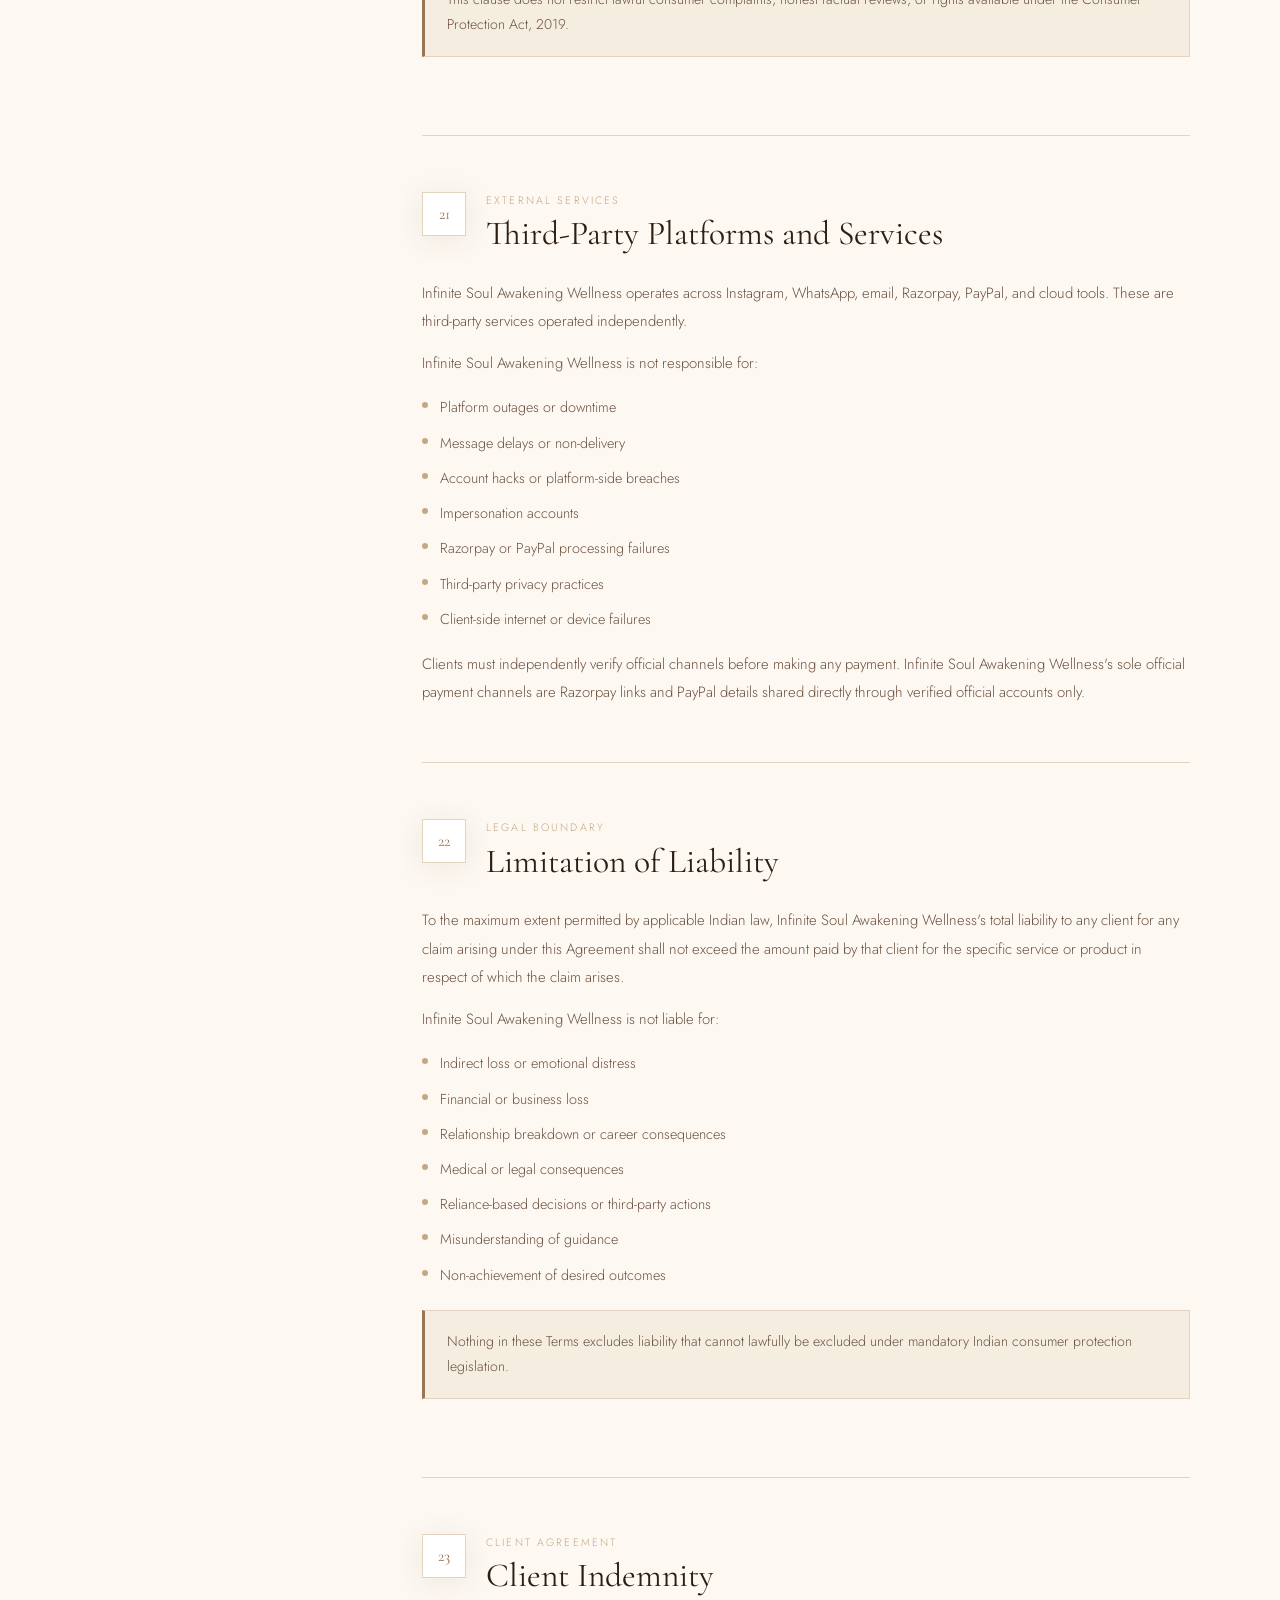
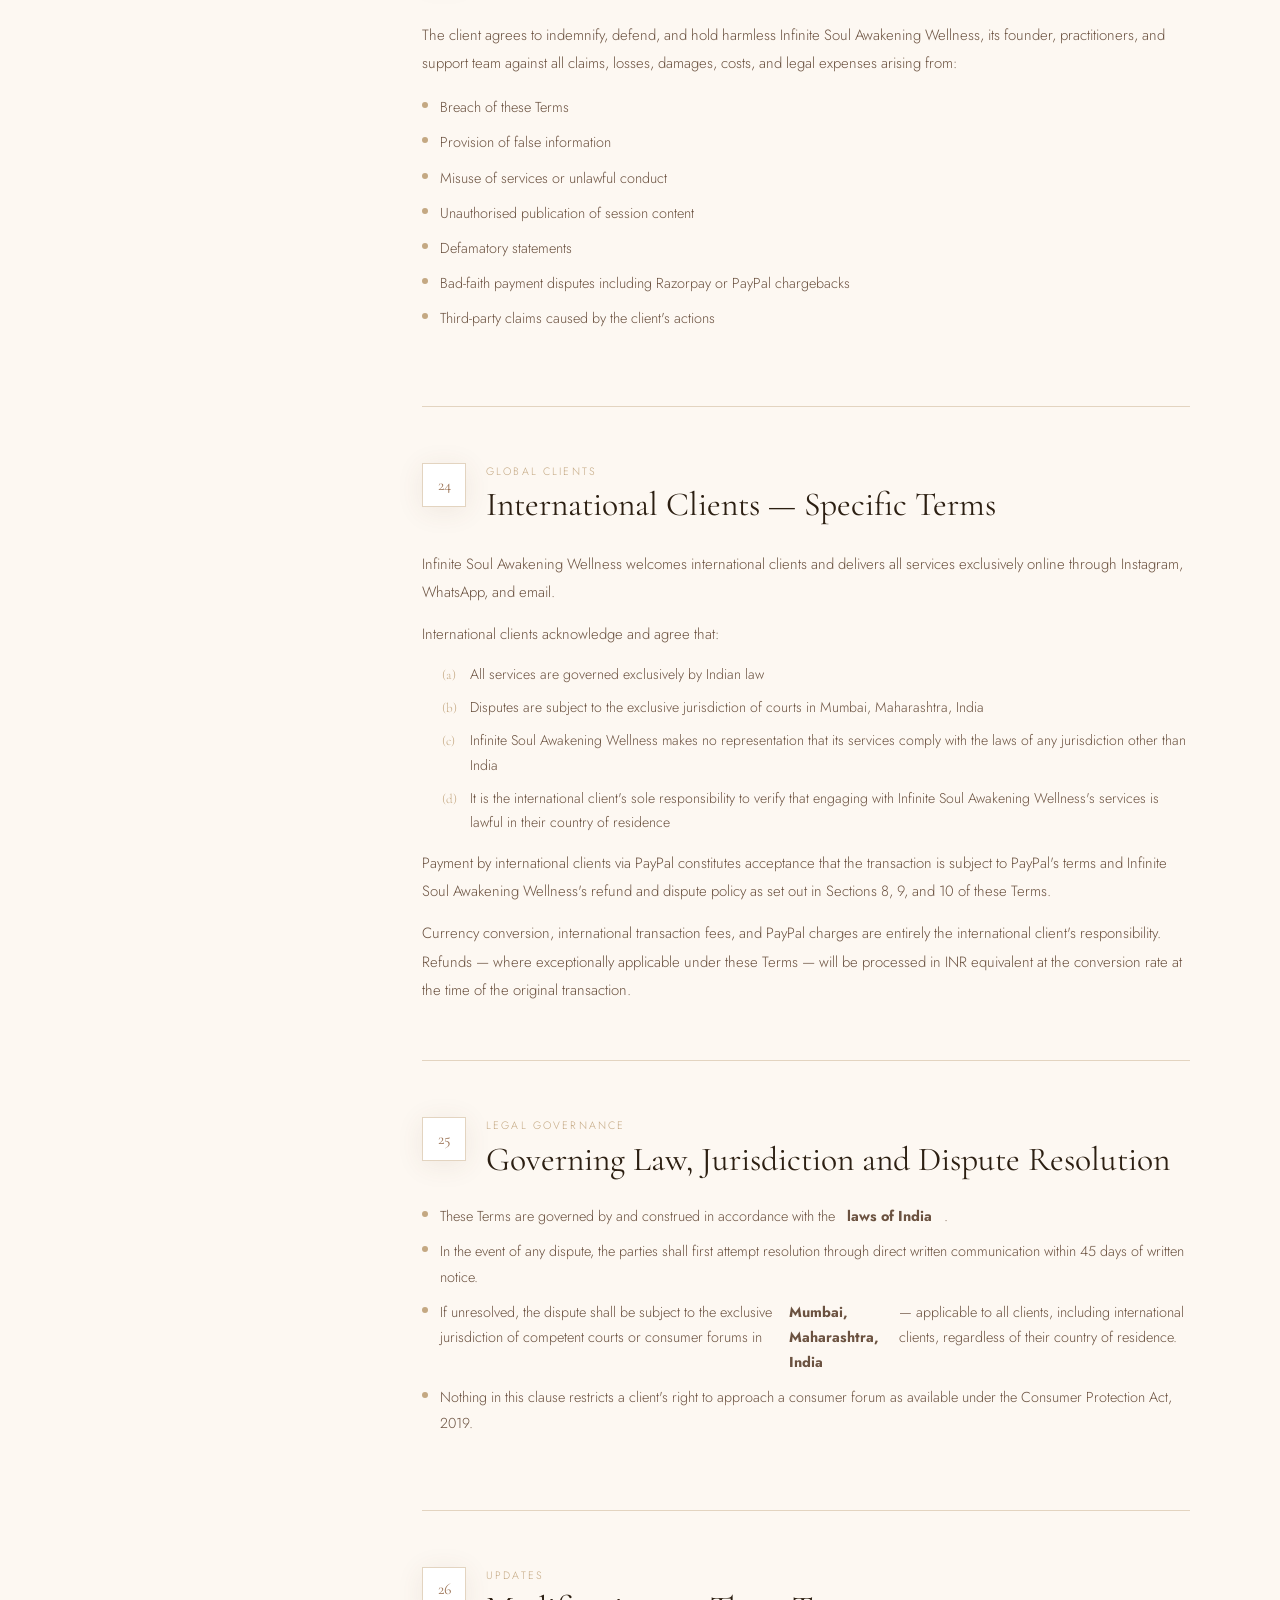
<file: policy.html>
<!DOCTYPE html>
<html lang="en">
<head>
  <meta charset="UTF-8"/>
  <meta name="viewport" content="width=device-width, initial-scale=1.0"/>
  <meta name="description" content="Infinite Soul Awakening Wellness — Terms, Disclaimer, Refund, Privacy and DPDP Policy. Governed by the laws of India."/>
  <title>Terms, Policies &amp; Legal Information — Infinite Soul Awakening Wellness</title>
  <link rel="preconnect" href="https://fonts.googleapis.com"/>
  <link rel="preconnect" href="https://fonts.gstatic.com" crossorigin/>
  <link rel="stylesheet" href="assets/css/global.css"/>
  <style>
/* ─── PAGE HERO ──────────────────────────────────────── */
    .page-hero {
      position: relative;
      padding-top: 76px;
      height: 380px;
      overflow: hidden;
      display: flex;
      align-items: flex-end;
    }
    .page-hero-img {
      position: absolute; inset: 0;
      width: 100%; height: 100%;
      object-fit: cover; object-position: center 40%;
      display: block;
      filter: brightness(.5) saturate(.75);
    }
    .page-hero::after {
      content: '';
      position: absolute; inset: 0;
      background: linear-gradient(to bottom, rgba(20,10,3,.05) 0%, rgba(20,10,3,.65) 100%);
      pointer-events: none;
    }
    .page-hero-content {
      position: relative; z-index: 2;
      padding: 0 0 52px; width: 100%;
    }
    .breadcrumb {
      display: flex; align-items: center; gap: 10px;
      font-size: .68rem; letter-spacing: .2em;
      text-transform: uppercase; color: rgba(255,255,255,.5);
      margin-bottom: 16px;
    }
    .breadcrumb a { color: rgba(255,255,255,.5); text-decoration: none; transition: color .2s; }
    .breadcrumb a:hover { color: rgba(255,255,255,.85); }
    .breadcrumb span { color: rgba(255,255,255,.28); }
    .page-hero-content h1 {
      font-family: var(--font-serif);
      font-size: clamp(2.2rem, 4.5vw, 4rem);
      font-weight: 400; color: var(--white);
      line-height: 1.1; max-width: 720px;
    }
    .page-hero-content h1 em { font-style: italic; font-weight: 300; color: rgba(255,220,180,.9); }
    .page-hero-meta {
      margin-top: 14px;
      display: flex; align-items: center; gap: 20px; flex-wrap: wrap;
    }
    .page-hero-meta span {
      font-size: .75rem; color: rgba(255,255,255,.55);
      letter-spacing: .1em; display: flex; align-items: center; gap: 6px;
    }
    .page-hero-meta span svg { width: 13px; stroke: rgba(255,255,255,.45); fill: none; stroke-width: 1.5; }

    /* ─── POLICY LAYOUT ──────────────────────────────────── */
    .policy-layout {
      display: grid;
      grid-template-columns: 260px 1fr;
      gap: 72px;
      padding: 80px 0 110px;
      align-items: start;
    }

    /* ─── STICKY TOC ─────────────────────────────────────── */
    .policy-toc {
      position: sticky;
      top: 108px;
    }
    .toc-label {
      font-size: .68rem; letter-spacing: .2em;
      text-transform: uppercase; color: var(--accent);
      margin-bottom: 18px; display: block;
    }
    .toc-nav { display: flex; flex-direction: column; gap: 2px; }
    .toc-link {
      display: flex; align-items: center; gap: 10px;
      font-size: .8rem; color: var(--text-soft);
      text-decoration: none; padding: 9px 14px;
      border-left: 2px solid transparent;
      transition: color .2s, border-color .2s, background .2s;
      line-height: 1.4;
    }
    .toc-link:hover { color: var(--text); border-left-color: var(--accent-light); background: var(--parchment); }
    .toc-link.active { color: var(--accent); border-left-color: var(--accent); font-weight: 400; }
    .toc-num {
      font-family: var(--font-serif);
      font-size: .9rem; color: var(--accent-light);
      min-width: 20px; flex-shrink: 0;
    }

    .toc-contact {
      margin-top: 32px;
      background: var(--parchment);
      border: 1px solid var(--border);
      padding: 20px 18px;
    }
    .toc-contact p {
      font-size: .78rem; color: var(--text-soft);
      line-height: 1.7; margin-bottom: 10px;
    }
    .toc-contact a {
      font-size: .78rem; color: var(--accent);
      text-decoration: none; display: block;
      margin-bottom: 4px;
      transition: color .2s;
    }
    .toc-contact a:hover { color: var(--accent-dark); }

    /* ─── POLICY CONTENT ─────────────────────────────────── */
    .policy-content { min-width: 0; }

    .policy-intro-card {
      background: var(--parchment);
      border: 1px solid var(--border);
      border-left: 4px solid var(--accent);
      padding: 28px 30px;
      margin-bottom: 56px;
      display: flex; gap: 18px; align-items: flex-start;
    }
    .policy-intro-card svg { width: 22px; stroke: var(--accent); fill: none; stroke-width: 1.3; flex-shrink: 0; margin-top: 2px; }
    .policy-intro-card-text strong { display: block; font-size: .9rem; font-weight: 500; color: var(--text); margin-bottom: 6px; }
    .policy-intro-card-text p { font-size: .86rem; color: var(--text-soft); line-height: 1.75; }

    .policy-section {
      margin-bottom: 56px;
      padding-bottom: 56px;
      border-bottom: 1px solid var(--border);
      scroll-margin-top: 108px;
    }
    .policy-section:last-of-type { border-bottom: none; margin-bottom: 0; padding-bottom: 0; }

    .section-header {
      display: flex; align-items: flex-start; gap: 20px;
      margin-bottom: 24px;
    }
    .section-num-badge {
      width: 44px; height: 44px; flex-shrink: 0;
      background: var(--white);
      border: 1px solid var(--border);
      display: flex; align-items: center; justify-content: center;
      font-family: var(--font-serif);
      font-size: 1rem; font-weight: 400; color: var(--accent);
      box-shadow: var(--shadow-card);
    }
    .section-heading-wrap .sec-label {
      font-size: .67rem; letter-spacing: .2em;
      text-transform: uppercase; color: var(--accent-light);
      margin-bottom: 4px; display: block;
    }
    .policy-section h2 {
      font-family: var(--font-serif);
      font-size: clamp(1.5rem, 2.8vw, 2.1rem);
      font-weight: 400; color: var(--text);
      line-height: 1.2;
    }
    .policy-section h3 {
      font-family: var(--font-serif);
      font-size: 1.15rem;
      font-weight: 400; color: var(--text);
      margin: 26px 0 10px; line-height: 1.3;
    }

    .policy-section p {
      font-size: .93rem; color: var(--text-soft);
      line-height: 1.9; margin-bottom: 14px;
    }
    .policy-section p:last-child { margin-bottom: 0; }

    .policy-callout {
      background: var(--parchment);
      border: 1px solid var(--border);
      border-left: 3px solid var(--accent);
      padding: 18px 22px;
      margin: 22px 0;
      font-size: .88rem; color: var(--text-soft);
      line-height: 1.8;
    }
    .policy-callout strong { color: var(--text); font-weight: 500; }

    .policy-warning {
      background: #fdf5ed;
      border: 1px solid var(--accent-light);
      border-left: 3px solid var(--accent);
      padding: 18px 22px;
      margin: 22px 0;
      font-size: .88rem; color: var(--text-soft);
      line-height: 1.8;
    }
    .policy-warning strong { color: var(--accent-dark); font-weight: 500; }

    .policy-emergency {
      background: #fdf5f5;
      border: 1px solid #e5a0a0;
      border-left: 3px solid #b94a4a;
      padding: 18px 22px;
      margin: 22px 0;
      font-size: .88rem; color: #7a3030;
      line-height: 1.8;
    }
    .policy-emergency strong { color: #6b2020; font-weight: 500; }

    .policy-list {
      list-style: none;
      display: flex; flex-direction: column; gap: 10px;
      margin: 18px 0;
    }
    .policy-list li {
      display: flex; align-items: flex-start; gap: 12px;
      font-size: .9rem; color: var(--text-soft); line-height: 1.75;
    }
    .policy-list li::before {
      content: '';
      width: 6px; height: 6px; border-radius: 50%;
      background: var(--accent-light);
      flex-shrink: 0; margin-top: 7px;
    }

    /* sub-list with letter indent */
    .policy-sublist {
      list-style: none;
      display: flex; flex-direction: column; gap: 8px;
      margin: 12px 0 12px 20px;
    }
    .policy-sublist li {
      font-size: .88rem; color: var(--text-soft); line-height: 1.75;
      display: flex; align-items: flex-start; gap: 10px;
    }
    .policy-sublist li .sub-marker {
      font-family: var(--font-serif);
      font-size: .82rem; color: var(--accent-light);
      min-width: 18px; flex-shrink: 0; margin-top: 2px;
    }

    .final-declaration {
      background: var(--white);
      border: 1px solid var(--border);
      box-shadow: var(--shadow-card);
      padding: 40px 36px;
      margin-top: 56px;
      text-align: center;
    }
    .final-declaration .dec-icon {
      width: 52px; height: 52px;
      border-radius: 50%;
      background: var(--parchment);
      border: 1px solid var(--border);
      display: flex; align-items: center; justify-content: center;
      margin: 0 auto 20px;
    }
    .final-declaration .dec-icon svg { width: 22px; stroke: var(--accent); fill: none; stroke-width: 1.3; }
    .final-declaration h3 {
      font-family: var(--font-serif);
      font-size: 1.6rem; font-weight: 400; color: var(--text);
      margin-bottom: 14px;
    }
    .final-declaration p {
      font-size: .9rem; color: var(--text-soft); line-height: 1.85;
      max-width: 560px; margin: 0 auto 14px;
    }
    .final-declaration .dec-meta {
      display: flex; flex-wrap: wrap; justify-content: center; gap: 20px;
      margin-top: 24px; padding-top: 22px;
      border-top: 1px solid var(--border);
    }
    .dec-meta-item {
      font-size: .78rem; color: var(--text-soft);
      display: flex; align-items: center; gap: 6px;
    }
    .dec-meta-item svg { width: 13px; stroke: var(--accent-light); fill: none; stroke-width: 1.5; }
    .dec-meta-item a { color: var(--accent); text-decoration: none; transition: color .2s; }
    .dec-meta-item a:hover { color: var(--accent-dark); }

    /* ─── BOOKING ACKNOWLEDGEMENT ────────────────────────── */
    .booking-ack-section {
      margin-top: 56px;
      scroll-margin-top: 108px;
    }
    .booking-ack-header {
      display: flex; align-items: flex-start; gap: 20px;
      margin-bottom: 28px;
    }
    .booking-ack-badge {
      width: 44px; height: 44px; flex-shrink: 0;
      background: var(--accent); color: var(--white);
      display: flex; align-items: center; justify-content: center;
      font-family: var(--font-serif); font-size: 1rem; font-weight: 400;
      box-shadow: var(--shadow-card);
    }
    .booking-ack-section h2 {
      font-family: var(--font-serif);
      font-size: clamp(1.5rem, 2.8vw, 2.1rem);
      font-weight: 400; color: var(--text); line-height: 1.2;
    }
    .booking-ack-intro {
      background: var(--parchment);
      border: 1px solid var(--border);
      border-left: 4px solid var(--accent);
      padding: 20px 24px;
      font-size: .9rem; color: var(--text-soft);
      line-height: 1.8; margin-bottom: 28px;
    }
    .booking-ack-intro strong { color: var(--text); }
    .ack-list {
      list-style: none;
      border: 1px solid var(--border);
      background: var(--white);
      box-shadow: var(--shadow-card);
    }
    .ack-item {
      display: grid;
      grid-template-columns: 42px 1fr;
      border-bottom: 1px solid var(--border);
    }
    .ack-item:last-child { border-bottom: none; }
    .ack-num {
      display: flex; align-items: flex-start;
      justify-content: center; padding: 18px 0;
      font-family: var(--font-serif); font-size: .88rem; font-weight: 400;
      color: var(--accent-light); border-right: 1px solid var(--border);
      background: rgba(245,237,224,.45); min-width: 42px;
    }
    .ack-text {
      padding: 16px 20px;
      font-size: .88rem; color: var(--text-soft); line-height: 1.78;
    }
    .ack-text strong { color: var(--text); font-weight: 500; }
    .ack-item.ack-important .ack-num {
      background: rgba(155,115,85,.1); color: var(--accent);
    }
    .ack-item.ack-important .ack-text { background: rgba(155,115,85,.03); }
    .booking-ack-reply {
      margin-top: 28px;
      background: var(--text);
      padding: 32px 32px 28px;
      text-align: center;
    }
    .booking-ack-reply > p {
      font-size: .88rem; color: rgba(255,255,255,.55);
      margin-bottom: 14px; line-height: 1.72;
    }
    .ack-agree-phrase {
      display: inline-block;
      font-family: var(--font-serif); font-size: 2.2rem;
      font-weight: 400; font-style: italic;
      color: var(--accent-light); letter-spacing: .1em;
      border: 1px solid rgba(196,168,130,.35);
      padding: 12px 44px; margin: 6px 0 18px;
    }
    .ack-confirm-note {
      font-size: .76rem; color: rgba(255,255,255,.35);
      font-style: italic; margin-top: 0; line-height: 1.6;
    }
    .ack-cta {
      display: inline-block; margin-top: 20px;
      font-family: var(--font-sans); font-size: .72rem;
      font-weight: 500; letter-spacing: .16em; text-transform: uppercase;
      padding: 13px 32px; text-decoration: none;
      background: var(--accent); color: var(--white);
      border: none; transition: background .25s, transform .2s;
    }
    .ack-cta:hover { background: var(--accent-dark); transform: translateY(-2px); }

    /* ─── RESPONSIVE ─────────────────────────────────────── */
    @media (max-width: 960px) {
      .policy-layout { grid-template-columns: 1fr; gap: 48px; }
      .policy-toc { position: static; }
      .toc-nav { flex-direction: row; flex-wrap: wrap; gap: 6px; }
      .toc-link { border-left: none; border-bottom: 2px solid transparent; padding: 6px 10px; }
      .toc-link:hover { border-bottom-color: var(--accent-light); border-left-color: transparent; }
      .toc-link.active { border-bottom-color: var(--accent); border-left-color: transparent; }
      .toc-contact { display: none; }
      nav, header .btn-filled { display: none; }
      .hamburger { display: flex; }
    }
    @media (max-width: 600px) {
      .container { padding: 0 20px; }
      .page-hero { height: 340px; }
      .policy-layout { padding: 52px 0 80px; }
    }
  </style>
</head>
<body>

<!-- ══════════════ PAGE HERO ══════════════ -->
<section class="page-hero" aria-labelledby="page-title">
  <img
    class="page-hero-img"
    src="assets/images/insta-crystal-candle.jpeg"
    alt="Candles and wellness objects on linen representing trust and transparency"
    fetchpriority="high"
  />
  <div class="container">
    <div class="page-hero-content fade-up">
      <div class="breadcrumb">
        <a href="index.html">Home</a>
        <span>/</span>
        <span style="color:rgba(255,255,255,.75)">Policies &amp; Legal</span>
      </div>
      <h1 id="page-title">
        Terms, Policies<br><em>&amp; Legal Information</em>
      </h1>
      <div class="page-hero-meta">
        <span>
          <svg viewBox="0 0 24 24"><rect x="3" y="4" width="18" height="18" rx="2"/><line x1="16" y1="2" x2="16" y2="6"/><line x1="8" y1="2" x2="8" y2="6"/><line x1="3" y1="10" x2="21" y2="10"/></svg>
          Effective Date: 12 May 2025 — Version 3.0
        </span>
        <span>
          <svg viewBox="0 0 24 24"><circle cx="12" cy="12" r="10"/><line x1="12" y1="8" x2="12" y2="12"/><line x1="12" y1="16" x2="12.01" y2="16"/></svg>
          Applicable Law: Laws of India
        </span>
        <span>
          <svg viewBox="0 0 24 24"><path d="M17.657 16.657L13.414 20.9a1.998 1.998 0 0 1-2.827 0l-4.244-4.243a8 8 0 1 1 11.314 0z"/><circle cx="12" cy="11" r="3"/></svg>
          Mumbai, Maharashtra, India
        </span>
      </div>
    </div>
  </div>
</section>

<!-- ══════════════ POLICY LAYOUT ══════════════ -->
<div class="container">
  <div class="policy-layout">

    <!-- ── LEFT: TABLE OF CONTENTS ── -->
    <aside class="policy-toc fade-up" aria-label="Table of contents">
      <span class="toc-label">Contents</span>
      <nav class="toc-nav" aria-label="Section navigation">
        <a href="#acceptance"     class="toc-link active"><span class="toc-num">1</span>Acceptance of Terms</a>
        <a href="#nature"         class="toc-link"><span class="toc-num">2</span>Nature of Services</a>
        <a href="#no-guarantee"   class="toc-link"><span class="toc-num">3</span>No Guarantee of Results</a>
        <a href="#client-resp"    class="toc-link"><span class="toc-num">4</span>Client Responsibility</a>
        <a href="#age"            class="toc-link"><span class="toc-num">5</span>Age &amp; Legal Capacity</a>
        <a href="#booking"        class="toc-link"><span class="toc-num">6</span>Booking Confirmation</a>
        <a href="#payment"        class="toc-link"><span class="toc-num">7</span>Payment Terms</a>
        <a href="#refunds"        class="toc-link"><span class="toc-num">8</span>Refund &amp; Cancellation</a>
        <a href="#no-outcome"     class="toc-link"><span class="toc-num">9</span>No Outcome-Based Refunds</a>
        <a href="#chargebacks"    class="toc-link"><span class="toc-num">10</span>Chargebacks &amp; Disputes</a>
        <a href="#prohibited"     class="toc-link"><span class="toc-num">11</span>Prohibited Requests</a>
        <a href="#emergency"      class="toc-link"><span class="toc-num">12</span>Emergency Disclaimer</a>
        <a href="#confidentiality" class="toc-link"><span class="toc-num">13</span>Confidentiality</a>
        <a href="#privacy"        class="toc-link"><span class="toc-num">14</span>Privacy &amp; DPDP</a>
        <a href="#recording"      class="toc-link"><span class="toc-num">15</span>Recording &amp; Content</a>
        <a href="#ip"             class="toc-link"><span class="toc-num">16</span>Intellectual Property</a>
        <a href="#social"         class="toc-link"><span class="toc-num">17</span>Social Media</a>
        <a href="#testimonials"   class="toc-link"><span class="toc-num">18</span>Testimonials</a>
        <a href="#conduct"        class="toc-link"><span class="toc-num">19</span>Client Conduct</a>
        <a href="#defamation"     class="toc-link"><span class="toc-num">20</span>Brand Protection</a>
        <a href="#third-party"    class="toc-link"><span class="toc-num">21</span>Third-Party Platforms</a>
        <a href="#liability"      class="toc-link"><span class="toc-num">22</span>Limitation of Liability</a>
        <a href="#indemnity"      class="toc-link"><span class="toc-num">23</span>Client Indemnity</a>
        <a href="#international"  class="toc-link"><span class="toc-num">24</span>International Clients</a>
        <a href="#jurisdiction"   class="toc-link"><span class="toc-num">25</span>Governing Law</a>
        <a href="#modifications"  class="toc-link"><span class="toc-num">26</span>Modifications</a>
        <a href="#general"        class="toc-link"><span class="toc-num">27</span>General Provisions</a>
        <a href="#declaration"    class="toc-link"><span class="toc-num">28</span>Final Declaration</a>
        <a href="#s-ack"          class="toc-link"><span class="toc-num">29</span>Booking Acknowledgement</a>
      </nav>

      <div class="toc-contact">
        <p>Questions about these policies?</p>
        <a href="mailto:help@infinitesoulawakeningwellness.com">help@infinitesoulawakeningwellness.com</a>
        <a href="mailto:enquiries@infinitesoulawakening.com">enquiries@infinitesoulawakening.com</a>
        <a href="https://www.instagram.com/infinitesoulawakening" target="_blank" rel="noopener noreferrer">@infinitesoulawakening</a>
        <a href="https://www.instagram.com/infinite.soulawakening" target="_blank" rel="noopener noreferrer">@infinite.soulawakening</a>
      </div>
    </aside>

    <!-- ── RIGHT: POLICY CONTENT ── -->
    <main class="policy-content" aria-label="Terms and policy content">

      <!-- Intro card -->
      <div class="policy-intro-card fade-up">
        <svg viewBox="0 0 24 24"><path d="M12 22s8-4 8-10V5l-8-3-8 3v7c0 6 8 10 8 10z"/></svg>
        <div class="policy-intro-card-text">
          <strong>Please Read Carefully</strong>
          <p>By booking, paying, communicating, or engaging with Infinite Soul Awakening Wellness in any capacity — including through Instagram, WhatsApp, or email — you confirm that you have read, understood, and unconditionally agreed to these Terms. Engagement constitutes acceptance.</p>
          <p style="margin-top:8px;">Business: Infinite Soul Awakening Wellness &nbsp;|&nbsp; Location: Mumbai, Maharashtra, India &nbsp;|&nbsp; Effective: 12 May 2025 — Version 3.0</p>
        </div>
      </div>

      <!-- ── SECTION 1: ACCEPTANCE ── -->
      <div class="policy-section fade-up" id="acceptance">
        <div class="section-header">
          <div class="section-num-badge" aria-hidden="true">1</div>
          <div class="section-heading-wrap">
            <span class="sec-label">Agreement to Terms</span>
            <h2>Acceptance of Terms</h2>
          </div>
        </div>
        <ul class="policy-list">
          <li>By messaging, booking, paying, attending, receiving, downloading, or otherwise engaging with Infinite Soul Awakening Wellness — whether through Instagram, WhatsApp, email, or any other official channel — the client confirms they have read, understood, and agreed to these Terms in their entirety.</li>
          <li>Acceptance may occur through written confirmation, Instagram DM, WhatsApp message, email, Razorpay or PayPal payment confirmation, digital consent form, or continued participation in the service.</li>
          <li>Electronic records and digital contracts arising from such engagement are legally recognised under the Information Technology Act, 2000.</li>
          <li>For international clients, engagement with Infinite Soul Awakening Wellness regardless of the client's country of residence constitutes acceptance of these Terms, which are governed exclusively by Indian law and subject to the jurisdiction of courts in Mumbai, Maharashtra, India.</li>
        </ul>
      </div>

      <!-- ── SECTION 2: NATURE OF SERVICES ── -->
      <div class="policy-section fade-up" id="nature">
        <div class="section-header">
          <div class="section-num-badge" aria-hidden="true">2</div>
          <div class="section-heading-wrap">
            <span class="sec-label">What We Offer</span>
            <h2>Nature of Services</h2>
          </div>
        </div>
        <ul class="policy-list">
          <li>Infinite Soul Awakening Wellness provides spiritual, intuitive, metaphysical, tarot, rune, ritual, energy, and related guidance services to clients in India and internationally.</li>
          <li>All services are offered solely for spiritual reflection, personal insight, energetic support, self-awareness, and empowerment.</li>
          <li>Services are <strong>not</strong> medical, psychiatric, psychological, legal, financial, investment, matrimonial, immigration, emergency, or professional advisory services in any form.</li>
          <li>No service should be treated as a diagnosis, treatment, cure, legal opinion, financial plan, clinical therapy, or guaranteed prediction of any future event.</li>
        </ul>
        <div class="policy-callout">
          <strong>Terminology Notice:</strong> Terms such as 'healing', 'energy', 'ritual', 'remedy', 'cleansing', 'manifestation', and 'protection' are used in a spiritual and symbolic sense only. They carry no clinical, medical, scientific, or legal meaning.
        </div>
      </div>

      <!-- ── SECTION 3: NO GUARANTEE ── -->
      <div class="policy-section fade-up" id="no-guarantee">
        <div class="section-header">
          <div class="section-num-badge" aria-hidden="true">3</div>
          <div class="section-heading-wrap">
            <span class="sec-label">Important Notice</span>
            <h2>No Guarantee of Results</h2>
          </div>
        </div>
        <p>The client understands that all spiritual services are interpretative and inherently subjective in nature.</p>
        <div class="policy-warning">
          <strong>Infinite Soul Awakening Wellness does not guarantee:</strong> marriage, reconciliation, separation, pregnancy, employment, promotion, court outcomes, visa results, financial gain, business success, health recovery, or any specific fixed outcome; specific timelines or exact future events; permanent energetic change; results identical to any other client; removal of all problems or life challenges; reversal of karma, destiny, or free will; or control over another person's thoughts, emotions, or actions.
        </div>
      </div>

      <!-- ── SECTION 4: CLIENT RESPONSIBILITY ── -->
      <div class="policy-section fade-up" id="client-resp">
        <div class="section-header">
          <div class="section-num-badge" aria-hidden="true">4</div>
          <div class="section-heading-wrap">
            <span class="sec-label">Your Agreement</span>
            <h2>Client Responsibility</h2>
          </div>
        </div>
        <ul class="policy-list">
          <li>The client confirms they are voluntarily seeking spiritual guidance and accepts full personal responsibility for all decisions made before, during, or after any session or service.</li>
          <li>The client remains solely responsible for: decisions taken after a reading or ritual; emotional interpretation of guidance; personal relationships; financial decisions; medical choices; legal actions; professional decisions; communication with third parties; and all consequences arising from their own actions or inactions.</li>
          <li>The client agrees not to rely on spiritual guidance as the sole basis for any major life decision.</li>
        </ul>
      </div>

      <!-- ── SECTION 5: AGE ── -->
      <div class="policy-section fade-up" id="age">
        <div class="section-header">
          <div class="section-num-badge" aria-hidden="true">5</div>
          <div class="section-heading-wrap">
            <span class="sec-label">Eligibility</span>
            <h2>Age and Legal Capacity</h2>
          </div>
        </div>
        <ul class="policy-list">
          <li>Services are available only to individuals aged <strong>18 years or above</strong>. By booking, the client self-certifies that they are 18 or older and legally capable of entering into a binding agreement.</li>
          <li>Infinite Soul Awakening Wellness does not knowingly provide services to minors. If a minor books using false details or another person's account, Infinite Soul Awakening Wellness is not liable for any consequences arising from such misrepresentation. The adult whose account or payment method was used assumes full responsibility.</li>
          <li>For international clients, 'minor' means a person below the age of majority in their country of residence or 18 years — whichever is higher.</li>
        </ul>
      </div>

      <!-- ── SECTION 6: BOOKING CONFIRMATION ── -->
      <div class="policy-section fade-up" id="booking">
        <div class="section-header">
          <div class="section-num-badge" aria-hidden="true">6</div>
          <div class="section-heading-wrap">
            <span class="sec-label">Scheduling</span>
            <h2>Booking Confirmation</h2>
          </div>
        </div>
        <p>A booking is confirmed only when <em>all</em> of the following conditions are met:</p>
        <ul class="policy-sublist">
          <li><span class="sub-marker">(a)</span>Full payment is received</li>
          <li><span class="sub-marker">(b)</span>Required client details are submitted</li>
          <li><span class="sub-marker">(c)</span>The client accepts the consent statement</li>
          <li><span class="sub-marker">(d)</span>Infinite Soul Awakening Wellness confirms the slot or service in writing via an official channel</li>
        </ul>
        <p style="margin-top:14px;">A mere inquiry, enquiry message, or unpaid conversation does not create a confirmed booking, contractual obligation, or slot reservation.</p>
        <p>Infinite Soul Awakening Wellness reserves the right to decline or reschedule any booking it deems unsuitable, unethical, incomplete, outside service scope, abusive, or otherwise inconsistent with the brand's values, without obligation to justify the decision.</p>
      </div>

      <!-- ── SECTION 7: PAYMENT ── -->
      <div class="policy-section fade-up" id="payment">
        <div class="section-header">
          <div class="section-num-badge" aria-hidden="true">7</div>
          <div class="section-heading-wrap">
            <span class="sec-label">Transactions</span>
            <h2>Payment Terms</h2>
          </div>
        </div>
        <ul class="policy-list">
          <li>All payments must be made exclusively through the official payment methods communicated by Infinite Soul Awakening Wellness. Accepted payment processors include Google Pay, PhonePe, Razorpay (for domestic and select international transactions) and PayPal (for international clients).</li>
          <li>The client is solely responsible for verifying they are paying the correct official account or payment link before completing any transaction. Payment links and account details must be confirmed only through official channels: Instagram (@infinitesoulawakening, @infinite.soulawakening) or email.</li>
          <li>Infinite Soul Awakening Wellness is not responsible for payments made to fake accounts, impersonators, unauthorised pages, third parties, or payment links not issued directly by ISA.</li>
          <li>All prices are in Indian Rupees (INR) unless expressly stated otherwise for international clients. Currency conversion costs, international transaction fees, and PayPal charges are the client's sole responsibility.</li>
          <li>The client must retain payment proof including any transaction references as record of their booking.</li>
        </ul>
      </div>

      <!-- ── SECTION 8: REFUND ── -->
      <div class="policy-section fade-up" id="refunds">
        <div class="section-header">
          <div class="section-num-badge" aria-hidden="true">8</div>
          <div class="section-heading-wrap">
            <span class="sec-label">Payments &amp; Cancellations</span>
            <h2>Refund, Cancellation and Rescheduling Policy</h2>
          </div>
        </div>
        <div class="policy-warning">
          <strong>All services are personalised, time-based, intangible, and spiritual in nature. No refunds are applicable once service delivery has commenced. Please read this clause fully before booking.</strong>
        </div>
        <p>Refunds are not applicable once:</p>
        <ul class="policy-sublist">
          <li><span class="sub-marker">(a)</span>The session has started</li>
          <li><span class="sub-marker">(b)</span>The reading has been prepared or commenced</li>
          <li><span class="sub-marker">(c)</span>The ritual has begun</li>
          <li><span class="sub-marker">(d)</span>Any report or content has been shared</li>
          <li><span class="sub-marker">(e)</span>The client has received spiritual guidance</li>
          <li><span class="sub-marker">(f)</span>The client misses the scheduled session</li>
          <li><span class="sub-marker">(g)</span>The client delays response beyond the agreed communication window</li>
          <li><span class="sub-marker">(h)</span>The client is dissatisfied with perceived results</li>
          <li><span class="sub-marker">(i)</span>The client expected a specific outcome that was not promised by Infinite Soul Awakening Wellness</li>
        </ul>
        <h3>Client Rescheduling</h3>
        <p>Rescheduling may be considered at Infinite Soul Awakening Wellness's sole discretion only if the client requests it at least 48 hours before the scheduled session, subject to availability and confirmation. This is a discretionary courtesy, not a guaranteed right.</p>
        <h3>ISA Rescheduling</h3>
        <p>If Infinite Soul Awakening Wellness must reschedule due to illness, family emergency, ritual timing, technical failure, or unavoidable circumstances, the client will be offered an alternative slot within a reasonable timeframe. This is the sole remedy in such circumstances.</p>
        <h3>Force Majeure</h3>
        <p>If Infinite Soul Awakening Wellness is unable to deliver a confirmed session due to events entirely beyond its control — including natural disasters, extended illness, government-imposed restrictions, or prolonged platform outages — a rescheduled slot or store credit of equivalent value will be offered. No cash refund is applicable under Force Majeure unless its extreme condition.</p>
        <p>For international clients: no refund is applicable on the basis of currency fluctuation, time zone misunderstanding, or conversion fee deductions.</p>
      </div>

      <!-- ── SECTION 9: NO OUTCOME REFUNDS ── -->
      <div class="policy-section fade-up" id="no-outcome">
        <div class="section-header">
          <div class="section-num-badge" aria-hidden="true">9</div>
          <div class="section-heading-wrap">
            <span class="sec-label">Service Fee Basis</span>
            <h2>No Outcome-Based Refunds</h2>
          </div>
        </div>
        <p>Dissatisfaction with the outcome, prediction, timing, advice, ritual effect, emotional reaction, third-party behaviour, or life circumstances does not constitute grounds for a refund.</p>
        <div class="policy-callout">
          Spiritual services are not result-guaranteed products. The fee charged is for the practitioner's time, preparation, intuitive work, spiritual process, and service delivery — not for guaranteed results.
        </div>
      </div>

      <!-- ── SECTION 10: CHARGEBACKS ── -->
      <div class="policy-section fade-up" id="chargebacks">
        <div class="section-header">
          <div class="section-num-badge" aria-hidden="true">10</div>
          <div class="section-heading-wrap">
            <span class="sec-label">Payment Disputes</span>
            <h2>Chargebacks, Payment Disputes and Fraud</h2>
          </div>
        </div>
        <p>Before initiating any payment dispute, reversal, or chargeback through Razorpay, PayPal, a bank, or any payment platform, the client must first contact Infinite Soul Awakening Wellness and allow a reasonable response period of 5 working days.</p>
        <p>If a client raises a false, malicious, or bad-faith chargeback after service delivery, Infinite Soul Awakening Wellness will submit all available evidence to the relevant payment platform, including: consent proof; payment confirmation; chat records across all communication channels; booking confirmation; service delivery timestamps; session notes; report delivery proof; and screenshots of acceptance.</p>
        <div class="policy-warning">
          <strong>False or bad-faith disputes</strong> — including PayPal Buyer Protection abuse and Razorpay chargeback misuse — constitute breach of this Agreement and may be treated as fraud or misuse of payment systems under applicable Indian and international financial regulations. Infinite Soul Awakening Wellness reserves the right to pursue legal remedies against clients who initiate fraudulent disputes, including filing complaints under the Bharatiya Nyaya Sanhita, 2023 and the Information Technology Act, 2000.
        </div>
      </div>

      <!-- ── SECTION 11: PROHIBITED ── -->
      <div class="policy-section fade-up" id="prohibited">
        <div class="section-header">
          <div class="section-num-badge" aria-hidden="true">11</div>
          <div class="section-heading-wrap">
            <span class="sec-label">Ethical Boundaries</span>
            <h2>Prohibited Requests and Ethical Limits</h2>
          </div>
        </div>
        <p>Infinite Soul Awakening Wellness may refuse, immediately terminate, or decline any request involving:</p>
        <ul class="policy-list">
          <li>Revenge or harm-directed rituals</li>
          <li>Black magic or workings intended to harm another person</li>
          <li>Coercive love spells or manipulation of another person's free will</li>
          <li>Stalking or surveillance assistance</li>
          <li>Illegal activity, threats, or intimidation</li>
          <li>Guaranteed medical, legal, court, pregnancy, fertility, death, or accident predictions</li>
          <li>Emergency mental health support</li>
          <li>Services involving minors</li>
          <li>Any matter conflicting with ethics, dignity, safety, or legality</li>
        </ul>
        <p>Refusing a request under this clause does not entitle the client to a refund if service has already commenced or been prepared. Infinite Soul Awakening Wellness reserves absolute discretion to define what falls within its ethical and spiritual scope.</p>
      </div>

      <!-- ── SECTION 12: EMERGENCY ── -->
      <div class="policy-section fade-up" id="emergency">
        <div class="section-header">
          <div class="section-num-badge" aria-hidden="true">12</div>
          <div class="section-heading-wrap">
            <span class="sec-label">Safety Notice</span>
            <h2>Emergency and Mental Health Disclaimer</h2>
          </div>
        </div>
        <div class="policy-emergency">
          <strong>Infinite Soul Awakening Wellness is NOT an emergency, crisis, or mental health service.</strong> If you are in immediate danger or experiencing a mental health crisis, please contact emergency services immediately.
        </div>
        <p>If the client is experiencing suicidal thoughts, self-harm urges, severe depression, panic crisis, domestic violence, psychosis, medical emergency, or any form of immediate danger, they must immediately contact:</p>
        <ul class="policy-list">
          <li>Emergency services (Police: 100, Ambulance: 108)</li>
          <li>iCall India: 9152987821</li>
          <li>A licensed doctor or psychiatrist</li>
          <li>A crisis helpline or trusted professional</li>
        </ul>
        <p>Spiritual guidance must not be used to delay, replace, or avoid urgent professional or emergency help. For international clients, the applicable emergency services are those of the client's country of residence.</p>
      </div>

      <!-- ── SECTION 13: CONFIDENTIALITY ── -->
      <div class="policy-section fade-up" id="confidentiality">
        <div class="section-header">
          <div class="section-num-badge" aria-hidden="true">13</div>
          <div class="section-heading-wrap">
            <span class="sec-label">Privacy of Sessions</span>
            <h2>Confidentiality</h2>
          </div>
        </div>
        <div class="policy-callout">
          <strong>Infinite Soul Awakening Wellness treats all client details, readings, birth information, questions, session content, and personal disclosures as strictly confidential.</strong>
        </div>
        <p>Client information may be disclosed only:</p>
        <ul class="policy-list">
          <li>With express client consent</li>
          <li>Where required by applicable law or court order</li>
          <li>To respond to valid legal notices</li>
          <li>To defend against chargebacks, disputes, fraud, threats, harassment, or defamation</li>
          <li>Where there is a serious and credible safety concern</li>
          <li>Where disclosure is necessary to protect Infinite Soul Awakening Wellness's legal rights</li>
        </ul>
      </div>

      <!-- ── SECTION 14: PRIVACY & DPDP ── -->
      <div class="policy-section fade-up" id="privacy">
        <div class="section-header">
          <div class="section-num-badge" aria-hidden="true">14</div>
          <div class="section-heading-wrap">
            <span class="sec-label">Data Protection</span>
            <h2>Privacy Policy and DPDP Act Compliance</h2>
          </div>
        </div>
        <p>Infinite Soul Awakening Wellness respects client privacy and processes personal data in accordance with applicable Indian data protection principles, including the Digital Personal Data Protection Act, 2023 ('DPDP Act'). For international clients, data is processed in accordance with Indian law, which applies exclusively to all engagements.</p>

        <h3>Role</h3>
        <p>Infinite Soul Awakening Wellness acts as the Data Fiduciary for personal data collected directly from clients. The client is the Data Principal. Third-party platforms including Instagram, WhatsApp, Razorpay, PayPal, and email providers operate under their own privacy policies and are independent data processors.</p>

        <h3>Personal Data Collected</h3>
        <p>Infinite Soul Awakening Wellness may collect: name; date, time, and place of birth; gender (if voluntarily and relevantly disclosed); phone number; email address; Instagram handle; payment confirmation and transaction references; session questions and relationship or career context voluntarily shared; health-related information only if voluntarily shared (no medical advice is provided); chat history across all communication channels; voice notes; reports; service delivery timestamps; consent confirmations; and grievance records. Only information reasonably required to deliver the service is collected.</p>

        <h3>Purpose of Processing</h3>
        <p>Personal data is processed exclusively for: booking confirmation and client identification; preparation and delivery of services; ritual planning; communication across official channels; payment verification and processing; client support; fraud prevention and chargeback defence; legal compliance and grievance handling; and record maintenance. Client data is not sold, rented, or shared for advertising purposes.</p>

        <h3>Consent</h3>
        <p>By submitting personal data, booking, paying via Razorpay or PayPal, or communicating through any official channel, the client provides free, specific, informed, and unconditional consent for processing their personal data for the purposes stated above.</p>
        <p>If the client refuses to provide required data, Infinite Soul Awakening Wellness may be unable to deliver the service, without refund obligation.</p>

        <h3>Withdrawal of Consent</h3>
        <p>The client may withdraw consent at any time by emailing <a href="mailto:help@infinitesoulawakeningwellness.com" style="color:var(--accent);text-decoration:none;">help@infinitesoulawakeningwellness.com</a>. Withdrawal does not affect processing already completed prior to withdrawal. Infinite Soul Awakening Wellness may retain limited records where necessary for legal, tax, dispute, or compliance purposes after withdrawal.</p>

        <h3>Data Retention</h3>
        <p>Personal data is retained for as long as reasonably necessary for service completion, dispute handling, legal compliance, accounting, tax records, and fraud prevention. Data no longer required may be deleted, anonymised, or securely archived.</p>

        <h3>Data Security</h3>
        <p>Reasonable security practices are applied to protect client data. However, no digital platform — including Instagram, WhatsApp, email, Razorpay, or PayPal — is entirely risk-free. Clients acknowledge the inherent risks of internet-based communication and payment platforms.</p>

        <h3>Data Sharing</h3>
        <p>Client data may be shared only with: payment processors (Razorpay, PayPal) for transaction processing; communication platforms used in service delivery; professional advisors (lawyers, accountants) where required; and law enforcement, courts, or regulatory authorities where legally mandated or for defence of legal claims. Data is not shared for advertising.</p>

        <h3>Client Rights Under DPDP Act, 2023</h3>
        <p>Subject to applicable law, the client has the right to: access their personal data held by Infinite Soul Awakening Wellness; request correction of inaccurate data; request erasure of personal data no longer required; withdraw consent; raise a grievance; and nominate another person to exercise these rights in the event of death or incapacity.</p>

        <h3>Grievance Contact</h3>
        <div class="policy-callout">
          For privacy or data-related concerns: Infinite Soul Awakening Wellness, Email: <a href="mailto:help@infinitesoulawakeningwellness.com" style="color:var(--accent);text-decoration:none;">help@infinitesoulawakeningwellness.com</a>, Location: Mumbai, Maharashtra, India. Requests must clearly state the client's name, contact details, booking reference, and the nature of the request.
        </div>

        <h3>Children's Data</h3>
        <p>Services are not intended for persons below the age of 18. Infinite Soul Awakening Wellness does not knowingly collect personal data from minors. If such data is discovered, it will be deleted promptly unless retention is legally required.</p>

        <h3>Cross-Border Data Processing</h3>
        <p>International clients' data may be processed or stored across jurisdictions as a result of the use of third-party platforms including Instagram, WhatsApp, Razorpay, PayPal, cloud tools, and email providers. Such processing is subject to the terms of those platforms and applicable Indian law. By engaging with Infinite Soul Awakening Wellness, international clients consent to their data being processed under Indian data protection principles.</p>

        <h3>Data Breach</h3>
        <p>In the event of a personal data breach requiring notification under applicable law, Infinite Soul Awakening Wellness will take reasonable and timely steps as required by the DPDP Act, 2023.</p>
      </div>

      <!-- ── SECTION 15: RECORDING ── -->
      <div class="policy-section fade-up" id="recording">
        <div class="section-header">
          <div class="section-num-badge" aria-hidden="true">15</div>
          <div class="section-heading-wrap">
            <span class="sec-label">Session Content</span>
            <h2>Recording, Screenshots and Reproduction</h2>
          </div>
        </div>
        <ul class="policy-list">
          <li>The client may not record, screenshot, copy, reproduce, forward, publish, upload, edit, misrepresent, sell, distribute, or publicly share any private reading, ritual, report, remedy, chat, voice note, PDF, image, video, or guidance received via Instagram, WhatsApp, email, or any channel without the prior written permission of Infinite Soul Awakening Wellness.</li>
          <li>Unauthorised publication, misuse, or distribution of such materials may constitute a breach of this Agreement and may result in legal action under the Information Technology Act, 2000 and applicable Indian laws.</li>
        </ul>
      </div>

      <!-- ── SECTION 16: IP ── -->
      <div class="policy-section fade-up" id="ip">
        <div class="section-header">
          <div class="section-num-badge" aria-hidden="true">16</div>
          <div class="section-heading-wrap">
            <span class="sec-label">Brand Ownership</span>
            <h2>Intellectual Property</h2>
          </div>
        </div>
        <ul class="policy-list">
          <li>All brand names, logos, rituals, remedies, reports, written materials, captions, images, designs, videos, audios, consultation methods, spiritual frameworks, product descriptions, and service materials associated with Infinite Soul Awakening Wellness are the exclusive property of the brand.</li>
          <li>No client may copy, imitate, commercially exploit, resell, publish, train AI systems on, or represent such materials as their own without express written permission.</li>
          <li>The client is granted a limited, personal, non-transferable licence to use materials received solely for their own private use.</li>
        </ul>
      </div>

      <!-- ── SECTION 17: SOCIAL MEDIA ── -->
      <div class="policy-section fade-up" id="social">
        <div class="section-header">
          <div class="section-num-badge" aria-hidden="true">17</div>
          <div class="section-heading-wrap">
            <span class="sec-label">Online Content</span>
            <h2>Social Media Content Disclaimer</h2>
          </div>
        </div>
        <p>Content published by Infinite Soul Awakening Wellness on Instagram or any social media platform — including symbolic visuals, ritual photographs, testimonials, educational posts, and aesthetic imagery — is for illustrative and inspirational purposes only. It does not constitute a guarantee of results.</p>
        <ul class="policy-list">
          <li>No post, reel, story, or message should be interpreted as: proof of identical outcomes for any client; medical, legal, or financial advice; or public disclosure of any specific client's identity unless the client's express consent has been obtained.</li>
          <li>Social media imagery may include representative or symbolic content sourced from public platforms or royalty-free libraries for aesthetic purposes. Images bearing the Infinite Soul Awakening Wellness watermark or logo are authentic brand photographs and do not reveal client identities.</li>
        </ul>
      </div>

      <!-- ── SECTION 18: TESTIMONIALS ── -->
      <div class="policy-section fade-up" id="testimonials">
        <div class="section-header">
          <div class="section-num-badge" aria-hidden="true">18</div>
          <div class="section-heading-wrap">
            <span class="sec-label">Client Reviews</span>
            <h2>Testimonials</h2>
          </div>
        </div>
        <ul class="policy-list">
          <li>Testimonials shared by Infinite Soul Awakening Wellness represent individual client experiences only and do not guarantee similar results for any other client.</li>
          <li>Testimonials may be edited for grammar, privacy, formatting, or length without altering their essential meaning. Personal identities will not be revealed without the client's explicit consent.</li>
        </ul>
      </div>

      <!-- ── SECTION 19: CONDUCT ── -->
      <div class="policy-section fade-up" id="conduct">
        <div class="section-header">
          <div class="section-num-badge" aria-hidden="true">19</div>
          <div class="section-heading-wrap">
            <span class="sec-label">Mutual Respect</span>
            <h2>Client Conduct and Communication Standards</h2>
          </div>
        </div>
        <p>Clients must maintain respectful, honest, and professional communication across all channels — Instagram, WhatsApp, and email.</p>
        <p>Infinite Soul Awakening Wellness may immediately terminate or refuse service without refund if the client engages in:</p>
        <ul class="policy-list">
          <li>Abuse, threats, or harassment</li>
          <li>Pressure for guarantees or inappropriate demands</li>
          <li>Sexually inappropriate behaviour</li>
          <li>Repeated hostile messages</li>
          <li>False claims or misrepresentations</li>
          <li>Attempts at blackmail or extortion</li>
          <li>Misuse of screenshots or recordings</li>
          <li>Impersonation of another person</li>
          <li>Violation of personal or professional boundaries</li>
          <li>Demands for unethical work</li>
        </ul>
      </div>

      <!-- ── SECTION 20: DEFAMATION ── -->
      <div class="policy-section fade-up" id="defamation">
        <div class="section-header">
          <div class="section-num-badge" aria-hidden="true">20</div>
          <div class="section-heading-wrap">
            <span class="sec-label">Brand Protection</span>
            <h2>Brand Protection and Defamation</h2>
          </div>
        </div>
        <p>Clients may raise genuine concerns privately and lawfully through official channels. False allegations, malicious reviews, edited screenshots, threats, harassment, impersonation, extortion, or coordinated reputation attacks — whether on Instagram, Google, WhatsApp, or any platform — may invite legal remedies under the Bharatiya Nyaya Sanhita, 2023 (Sections 356–358) and the Information Technology Act, 2000.</p>
        <div class="policy-callout">
          This clause does not restrict lawful consumer complaints, honest factual reviews, or rights available under the Consumer Protection Act, 2019.
        </div>
      </div>

      <!-- ── SECTION 21: THIRD PARTY ── -->
      <div class="policy-section fade-up" id="third-party">
        <div class="section-header">
          <div class="section-num-badge" aria-hidden="true">21</div>
          <div class="section-heading-wrap">
            <span class="sec-label">External Services</span>
            <h2>Third-Party Platforms and Services</h2>
          </div>
        </div>
        <p>Infinite Soul Awakening Wellness operates across Instagram, WhatsApp, email, Razorpay, PayPal, and cloud tools. These are third-party services operated independently.</p>
        <p>Infinite Soul Awakening Wellness is not responsible for:</p>
        <ul class="policy-list">
          <li>Platform outages or downtime</li>
          <li>Message delays or non-delivery</li>
          <li>Account hacks or platform-side breaches</li>
          <li>Impersonation accounts</li>
          <li>Razorpay or PayPal processing failures</li>
          <li>Third-party privacy practices</li>
          <li>Client-side internet or device failures</li>
        </ul>
        <p>Clients must independently verify official channels before making any payment. Infinite Soul Awakening Wellness's sole official payment channels are Razorpay links and PayPal details shared directly through verified official accounts only.</p>
      </div>

      <!-- ── SECTION 22: LIABILITY ── -->
      <div class="policy-section fade-up" id="liability">
        <div class="section-header">
          <div class="section-num-badge" aria-hidden="true">22</div>
          <div class="section-heading-wrap">
            <span class="sec-label">Legal Boundary</span>
            <h2>Limitation of Liability</h2>
          </div>
        </div>
        <p>To the maximum extent permitted by applicable Indian law, Infinite Soul Awakening Wellness's total liability to any client for any claim arising under this Agreement shall not exceed the amount paid by that client for the specific service or product in respect of which the claim arises.</p>
        <p>Infinite Soul Awakening Wellness is not liable for:</p>
        <ul class="policy-list">
          <li>Indirect loss or emotional distress</li>
          <li>Financial or business loss</li>
          <li>Relationship breakdown or career consequences</li>
          <li>Medical or legal consequences</li>
          <li>Reliance-based decisions or third-party actions</li>
          <li>Misunderstanding of guidance</li>
          <li>Non-achievement of desired outcomes</li>
        </ul>
        <div class="policy-callout">
          Nothing in these Terms excludes liability that cannot lawfully be excluded under mandatory Indian consumer protection legislation.
        </div>
      </div>

      <!-- ── SECTION 23: INDEMNITY ── -->
      <div class="policy-section fade-up" id="indemnity">
        <div class="section-header">
          <div class="section-num-badge" aria-hidden="true">23</div>
          <div class="section-heading-wrap">
            <span class="sec-label">Client Agreement</span>
            <h2>Client Indemnity</h2>
          </div>
        </div>
        <p>The client agrees to indemnify, defend, and hold harmless Infinite Soul Awakening Wellness, its founder, practitioners, and support team against all claims, losses, damages, costs, and legal expenses arising from:</p>
        <ul class="policy-list">
          <li>Breach of these Terms</li>
          <li>Provision of false information</li>
          <li>Misuse of services or unlawful conduct</li>
          <li>Unauthorised publication of session content</li>
          <li>Defamatory statements</li>
          <li>Bad-faith payment disputes including Razorpay or PayPal chargebacks</li>
          <li>Third-party claims caused by the client's actions</li>
        </ul>
      </div>

      <!-- ── SECTION 24: INTERNATIONAL CLIENTS ── -->
      <div class="policy-section fade-up" id="international">
        <div class="section-header">
          <div class="section-num-badge" aria-hidden="true">24</div>
          <div class="section-heading-wrap">
            <span class="sec-label">Global Clients</span>
            <h2>International Clients — Specific Terms</h2>
          </div>
        </div>
        <p>Infinite Soul Awakening Wellness welcomes international clients and delivers all services exclusively online through Instagram, WhatsApp, and email.</p>
        <p>International clients acknowledge and agree that:</p>
        <ul class="policy-sublist">
          <li><span class="sub-marker">(a)</span>All services are governed exclusively by Indian law</li>
          <li><span class="sub-marker">(b)</span>Disputes are subject to the exclusive jurisdiction of courts in Mumbai, Maharashtra, India</li>
          <li><span class="sub-marker">(c)</span>Infinite Soul Awakening Wellness makes no representation that its services comply with the laws of any jurisdiction other than India</li>
          <li><span class="sub-marker">(d)</span>It is the international client's sole responsibility to verify that engaging with Infinite Soul Awakening Wellness's services is lawful in their country of residence</li>
        </ul>
        <p style="margin-top:14px;">Payment by international clients via PayPal constitutes acceptance that the transaction is subject to PayPal's terms and Infinite Soul Awakening Wellness's refund and dispute policy as set out in Sections 8, 9, and 10 of these Terms.</p>
        <p>Currency conversion, international transaction fees, and PayPal charges are entirely the international client's responsibility. Refunds — where exceptionally applicable under these Terms — will be processed in INR equivalent at the conversion rate at the time of the original transaction.</p>
      </div>

      <!-- ── SECTION 25: JURISDICTION ── -->
      <div class="policy-section fade-up" id="jurisdiction">
        <div class="section-header">
          <div class="section-num-badge" aria-hidden="true">25</div>
          <div class="section-heading-wrap">
            <span class="sec-label">Legal Governance</span>
            <h2>Governing Law, Jurisdiction and Dispute Resolution</h2>
          </div>
        </div>
        <ul class="policy-list">
          <li>These Terms are governed by and construed in accordance with the <strong>laws of India</strong>.</li>
          <li>In the event of any dispute, the parties shall first attempt resolution through direct written communication within 45 days of written notice.</li>
          <li>If unresolved, the dispute shall be subject to the exclusive jurisdiction of competent courts or consumer forums in <strong>Mumbai, Maharashtra, India</strong> — applicable to all clients, including international clients, regardless of their country of residence.</li>
          <li>Nothing in this clause restricts a client's right to approach a consumer forum as available under the Consumer Protection Act, 2019.</li>
        </ul>
      </div>

      <!-- ── SECTION 26: MODIFICATIONS ── -->
      <div class="policy-section fade-up" id="modifications">
        <div class="section-header">
          <div class="section-num-badge" aria-hidden="true">26</div>
          <div class="section-heading-wrap">
            <span class="sec-label">Updates</span>
            <h2>Modifications to These Terms</h2>
          </div>
        </div>
        <ul class="policy-list">
          <li>Infinite Soul Awakening Wellness may update these Terms at any time. The most current version, published via official platforms, applies to all future bookings from the date of publication.</li>
          <li>For existing confirmed bookings, the version accepted at time of booking generally applies, unless a legal compliance requirement necessitates immediate update.</li>
          <li>Continued engagement after publication of revised Terms constitutes acceptance of the revised version.</li>
        </ul>
      </div>

      <!-- ── SECTION 27: GENERAL PROVISIONS ── -->
      <div class="policy-section fade-up" id="general">
        <div class="section-header">
          <div class="section-num-badge" aria-hidden="true">27</div>
          <div class="section-heading-wrap">
            <span class="sec-label">Legal Framework</span>
            <h2>General Provisions</h2>
          </div>
        </div>
        <ul class="policy-list">
          <li><strong>Severability:</strong> If any provision of these Terms is found invalid or unenforceable by a competent court, that provision shall be severed and the remaining Terms shall continue in full force.</li>
          <li><strong>Entire Agreement:</strong> These Terms constitute the entire agreement between Infinite Soul Awakening Wellness and the client and supersede all prior oral or written agreements relating to the subject matter.</li>
          <li><strong>Survival:</strong> Sections 13 (Confidentiality), 14 (Privacy and DPDP), 16 (Intellectual Property), 20 (Brand Protection), 22 (Limitation of Liability), and 23 (Client Indemnity) survive termination of this Agreement.</li>
          <li><strong>Waiver:</strong> No failure by Infinite Soul Awakening Wellness to enforce any provision constitutes a waiver of that right.</li>
          <li><strong>Language:</strong> These Terms are in English. In any dispute, the English version prevails over any translation.</li>
        </ul>
      </div>

      <!-- ── SECTION 28: FINAL DECLARATION ── -->
      <div class="policy-section fade-up" id="declaration">
        <div class="section-header">
          <div class="section-num-badge" aria-hidden="true">28</div>
          <div class="section-heading-wrap">
            <span class="sec-label">Client Confirmation</span>
            <h2>Final Client Declaration</h2>
          </div>
        </div>
        <div class="policy-callout">
          <em style="font-family:var(--font-serif);font-style:italic;font-size:.95rem;line-height:1.8;display:block;">
            By booking or engaging with Infinite Soul Awakening Wellness, the client confirms: "I understand that Infinite Soul Awakening Wellness provides spiritual and intuitive guidance only. I understand that no result is guaranteed. I understand that the service is not medical, legal, financial, psychological, or emergency advice. I accept full responsibility for my decisions. I consent to processing of my personal data for service delivery and related purposes under the DPDP Act, 2023. I accept the refund, conduct, confidentiality, and legal terms stated in this Agreement in their entirety."
          </em>
        </div>
      </div>

      <!-- ── SECTION 29: BOOKING ACKNOWLEDGEMENT ── -->
      <section class="booking-ack-section fade-up" id="s-ack" aria-labelledby="s-ack-title">

        <div class="booking-ack-header">
          <div class="booking-ack-badge" aria-hidden="true">29</div>
          <div>
            <span class="sec-label" style="font-size:.67rem;letter-spacing:.2em;text-transform:uppercase;color:var(--accent-light);margin-bottom:4px;display:block;">Pre-Booking Consent</span>
            <h2 id="s-ack-title">Booking Acknowledgement</h2>
          </div>
        </div>

        <div class="booking-ack-intro">
          <strong>Before confirming your booking with Infinite Soul Awakening Wellness, please read and acknowledge the following.</strong><br/>
          Your booking will be confirmed only after this acknowledgement and payment.
        </div>

        <ol class="ack-list" aria-label="Booking acknowledgement statements">

          <li class="ack-item">
            <span class="ack-num" aria-hidden="true">1</span>
            <div class="ack-text">I understand this is a <strong>spiritual, intuitive, tarot, rune, ritual, and energy guidance service only</strong>.</div>
          </li>

          <li class="ack-item ack-important">
            <span class="ack-num" aria-hidden="true">2</span>
            <div class="ack-text">I understand this is <strong>not medical, psychological, legal, financial, emergency, investment, matrimonial, or professional advice</strong>.</div>
          </li>

          <li class="ack-item">
            <span class="ack-num" aria-hidden="true">3</span>
            <div class="ack-text">I understand that <strong>no specific result, timeline, reconciliation, marriage, job, money, legal outcome, health outcome, pregnancy, or third-party action is guaranteed</strong>.</div>
          </li>

          <li class="ack-item">
            <span class="ack-num" aria-hidden="true">4</span>
            <div class="ack-text">I confirm that I am <strong>18 years or older</strong>.</div>
          </li>

          <li class="ack-item">
            <span class="ack-num" aria-hidden="true">5</span>
            <div class="ack-text">I confirm that all details I provide — including <strong>name, date, time, and place of birth, questions, and contact information</strong> — are accurate to the best of my knowledge.</div>
          </li>

          <li class="ack-item">
            <span class="ack-num" aria-hidden="true">6</span>
            <div class="ack-text">I understand that my <strong>decisions, actions, interpretations, and life choices remain my own responsibility</strong>.</div>
          </li>

          <li class="ack-item ack-important">
            <span class="ack-num" aria-hidden="true">7</span>
            <div class="ack-text">I understand that <strong>payment confirms my booking and that refunds are not applicable</strong> once the session, reading, report preparation, ritual preparation, or energy work has started.</div>
          </li>

          <li class="ack-item">
            <span class="ack-num" aria-hidden="true">8</span>
            <div class="ack-text">I understand that <strong>rescheduling is subject to availability</strong> and must be requested at least <strong>48 hours</strong> before the confirmed slot.</div>
          </li>

          <li class="ack-item">
            <span class="ack-num" aria-hidden="true">9</span>
            <div class="ack-text">I agree <strong>not to record, screenshot, reproduce, forward, publish, edit, or publicly share</strong> private readings, rituals, remedies, reports, voice notes, chats, or guidance without written permission.</div>
          </li>

          <li class="ack-item ack-important">
            <span class="ack-num" aria-hidden="true">10</span>
            <div class="ack-text">I agree to maintain <strong>respectful communication</strong>. I understand that abusive, threatening, defamatory, harassing, fraudulent, or inappropriate conduct may lead to refusal or termination of service without refund.</div>
          </li>

          <li class="ack-item">
            <span class="ack-num" aria-hidden="true">11</span>
            <div class="ack-text">I consent to Infinite Soul Awakening Wellness <strong>processing my personal data</strong> — including name, contact details, birth details, questions, payment confirmation, communication history, and session notes — for booking, service delivery, personalisation, record-keeping, dispute handling, fraud prevention, and legal compliance under the DPDP Act, 2023.</div>
          </li>

          <li class="ack-item">
            <span class="ack-num" aria-hidden="true">12</span>
            <div class="ack-text">I understand that I may <strong>request access, correction, deletion, or withdrawal of consent</strong> for my personal data by contacting <a href="mailto:help@infinitesoulawakeningwellness.com" style="color:var(--accent);text-decoration:none;">help@infinitesoulawakeningwellness.com</a>, subject to legal, tax, accounting, fraud-prevention, and dispute-resolution retention requirements.</div>
          </li>

          <li class="ack-item">
            <span class="ack-num" aria-hidden="true">13</span>
            <div class="ack-text">I confirm that I am communicating only with the <strong>official Infinite Soul Awakening Wellness channel</strong> and understand that the brand is not responsible for payments made to impersonators or fake accounts.</div>
          </li>

          <li class="ack-item ack-important">
            <span class="ack-num" aria-hidden="true">14</span>
            <div class="ack-text">I have <strong>read, understood, and accepted</strong> the Terms, Disclaimer, Refund Policy, Privacy Policy, and DPDP consent statement.</div>
          </li>

        </ol>

        <div class="booking-ack-reply">
          <p>Please reply <em>exactly</em> as shown below to confirm your acknowledgement:</p>
          <div class="ack-agree-phrase" role="text" aria-label="Required reply phrase">"I AGREE"</div>
          <p class="ack-confirm-note">Your booking will be confirmed only after this acknowledgement and payment.</p>
          <a href="booking.html" class="ack-cta">Reserve Your Session</a>
        </div>

      </section>

      <!-- ── FINAL DECLARATION CARD ── -->
      <div class="final-declaration fade-up">
        <div class="dec-icon" aria-hidden="true">
          <svg viewBox="0 0 24 24"><polyline points="20 6 9 17 4 12"/></svg>
        </div>
        <h3>Final Declaration</h3>
        <p>By booking or engaging with Infinite Soul Awakening Wellness, the client acknowledges full understanding and acceptance of these Terms and Conditions. This agreement forms a legally binding understanding between the client and Infinite Soul Awakening Wellness.</p>
        <p><em style="font-family:var(--font-serif);font-style:italic;font-size:1rem;">With warmth, Infinite Soul Awakening Wellness</em></p>
        <div class="dec-meta">
          <div class="dec-meta-item">
            <svg viewBox="0 0 24 24"><rect x="3" y="4" width="18" height="18" rx="2"/><line x1="16" y1="2" x2="16" y2="6"/><line x1="8" y1="2" x2="8" y2="6"/><line x1="3" y1="10" x2="21" y2="10"/></svg>
            Effective: 12 May 2025 — Version 3.0
          </div>
          <div class="dec-meta-item">
            <svg viewBox="0 0 24 24"><path d="M17.657 16.657L13.414 20.9a1.998 1.998 0 0 1-2.827 0l-4.244-4.243a8 8 0 1 1 11.314 0z"/><circle cx="12" cy="11" r="3"/></svg>
            Mumbai, Maharashtra, India
          </div>
          <div class="dec-meta-item">
            <svg viewBox="0 0 24 24"><path d="M4 4h16c1.1 0 2 .9 2 2v12c0 1.1-.9 2-2 2H4c-1.1 0-2-.9-2-2V6c0-1.1.9-2 2-2z"/><polyline points="22,6 12,13 2,6"/></svg>
            <a href="mailto:help@infinitesoulawakeningwellness.com">help@infinitesoulawakeningwellness.com</a>
          </div>
          <div class="dec-meta-item">
            <svg viewBox="0 0 24 24"><rect x="2" y="2" width="20" height="20" rx="5"/><path d="M16 11.37A4 4 0 1 1 12.63 8 4 4 0 0 1 16 11.37z"/><line x1="17.5" y1="6.5" x2="17.51" y2="6.5"/></svg>
            <a href="https://www.instagram.com/infinitesoulawakening" target="_blank" rel="noopener noreferrer">@infinitesoulawakening</a>
          </div>
          <div class="dec-meta-item">
            <svg viewBox="0 0 24 24"><rect x="2" y="2" width="20" height="20" rx="5"/><path d="M16 11.37A4 4 0 1 1 12.63 8 4 4 0 0 1 16 11.37z"/><line x1="17.5" y1="6.5" x2="17.51" y2="6.5"/></svg>
            <a href="https://www.instagram.com/infinite.soulawakening" target="_blank" rel="noopener noreferrer">@infinite.soulawakening</a>
          </div>
        </div>
      </div>

    </main>
  </div><!-- /policy-layout -->
</div><!-- /container -->

  <script src="assets/js/components.js"></script>
  <script>
  /* ── Active TOC highlighting on scroll ── */
  const sections = document.querySelectorAll('.policy-section, .booking-ack-section');
  const tocLinks = document.querySelectorAll('.toc-link');

  if ('IntersectionObserver' in window) {
    const tocObserver = new IntersectionObserver(entries => {
      entries.forEach(entry => {
        if (entry.isIntersecting) {
          const id = entry.target.id;
          tocLinks.forEach(link => {
            link.classList.toggle('active', link.getAttribute('href') === '#' + id);
          });
        }
      });
    }, { rootMargin: '-20% 0px -70% 0px', threshold: 0 });
    sections.forEach(sec => tocObserver.observe(sec));
  }

  /* Smooth scroll for TOC links */
  tocLinks.forEach(link => {
    link.addEventListener('click', e => {
      e.preventDefault();
      const target = document.querySelector(link.getAttribute('href'));
      if (target) target.scrollIntoView({ behavior: 'smooth', block: 'start' });
    });
  });
  </script>
</body>
</html>
</file>
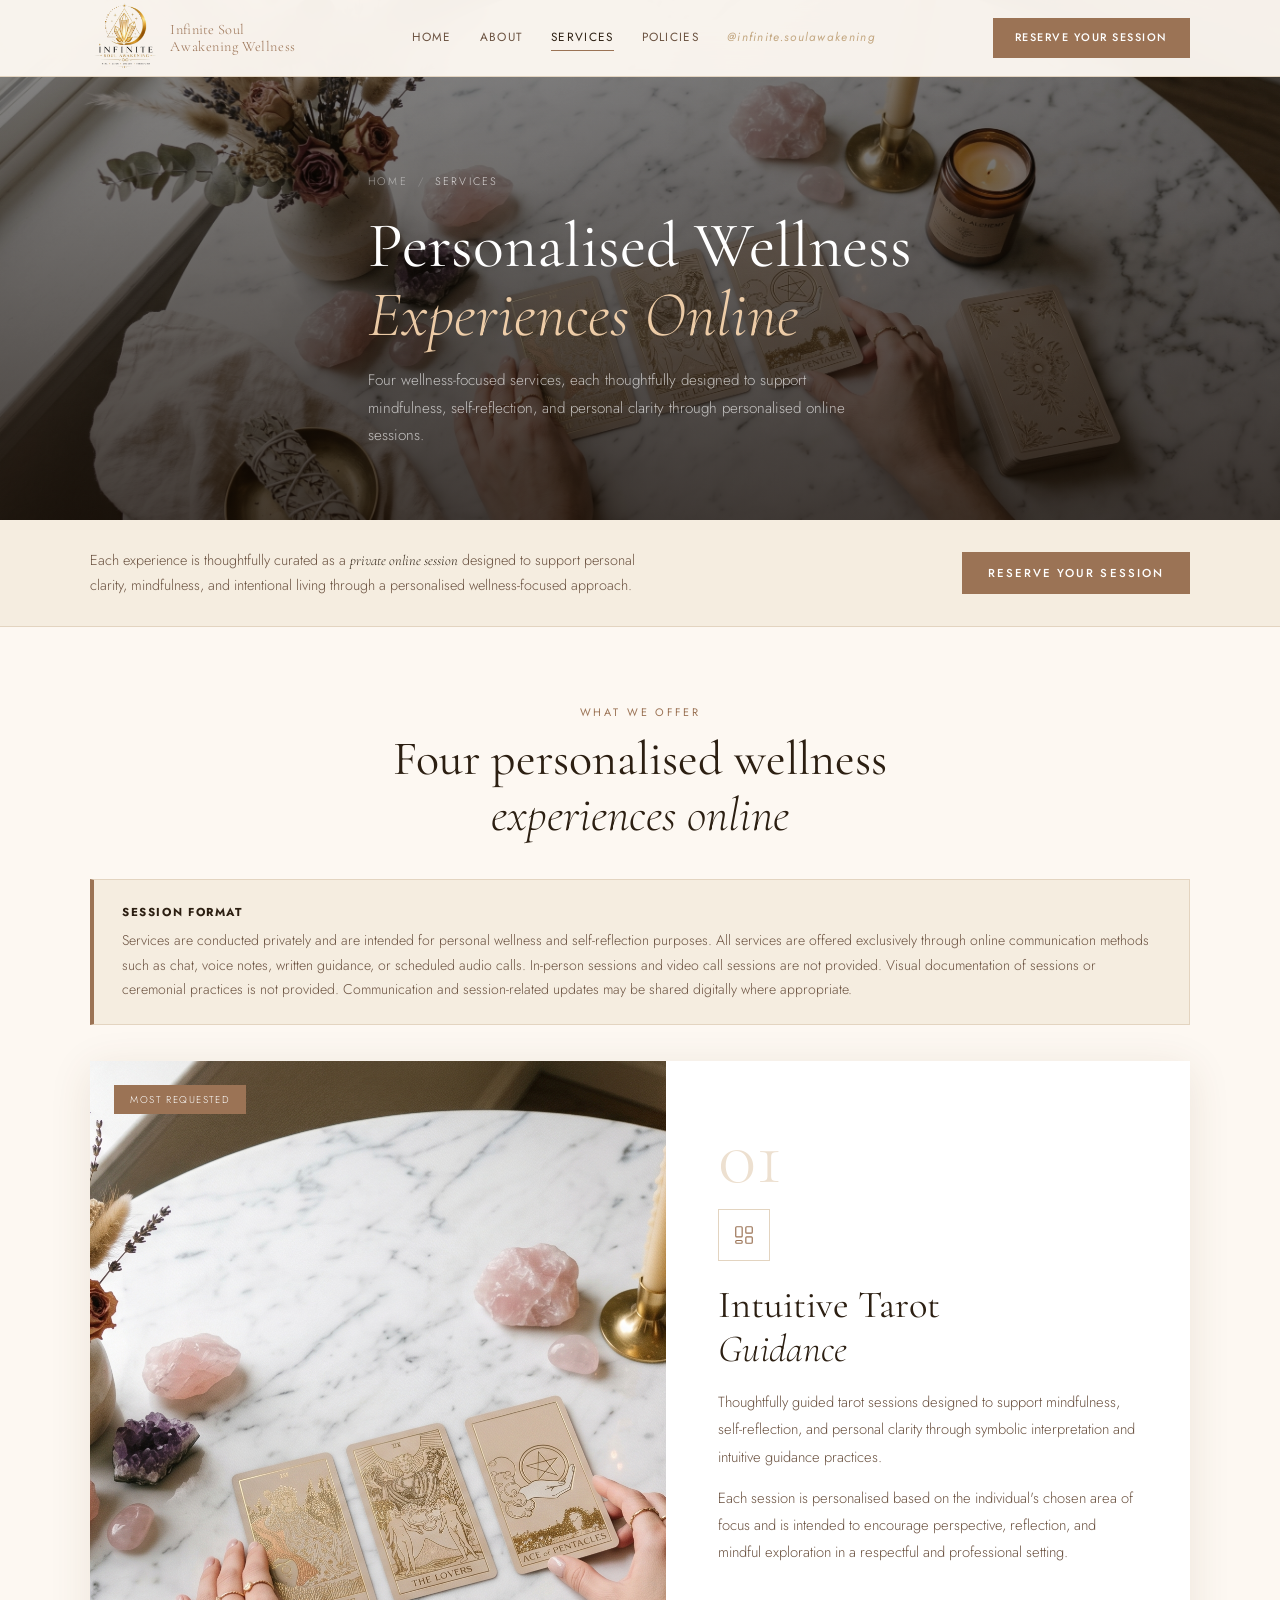
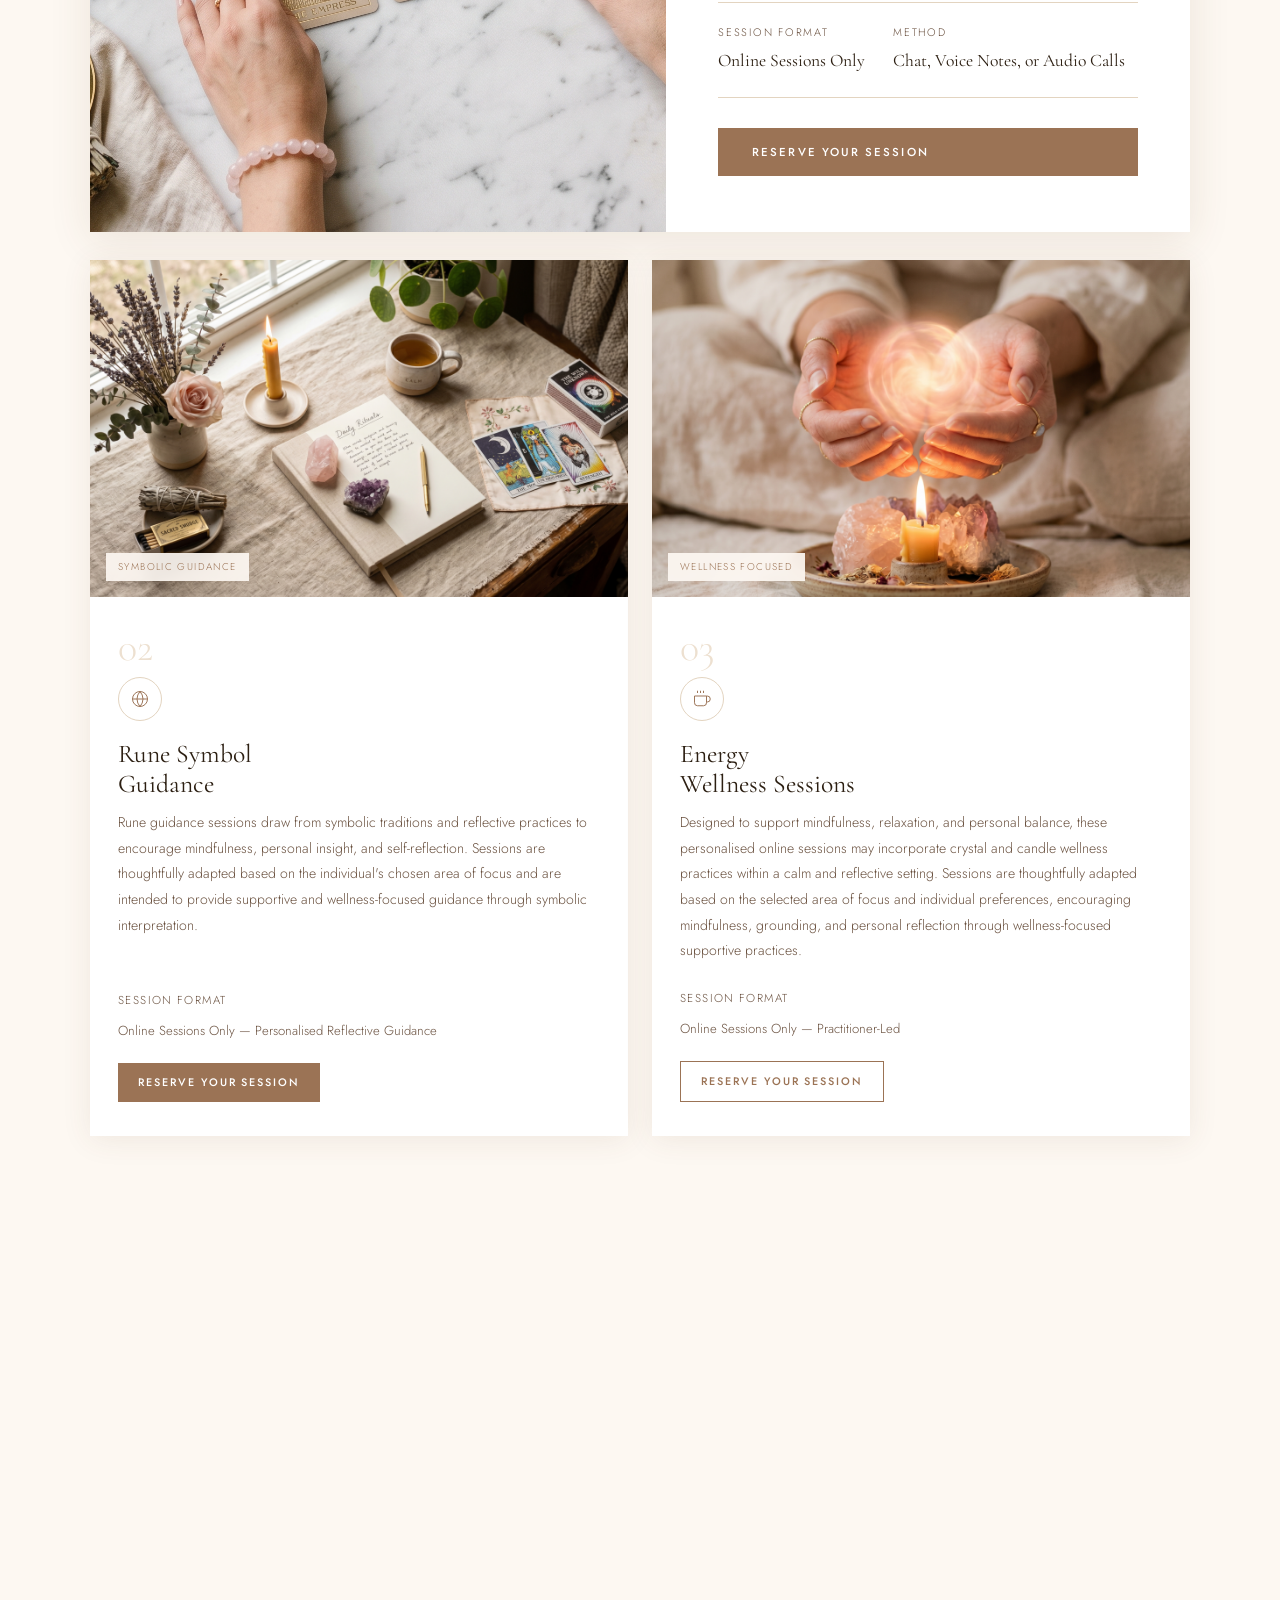
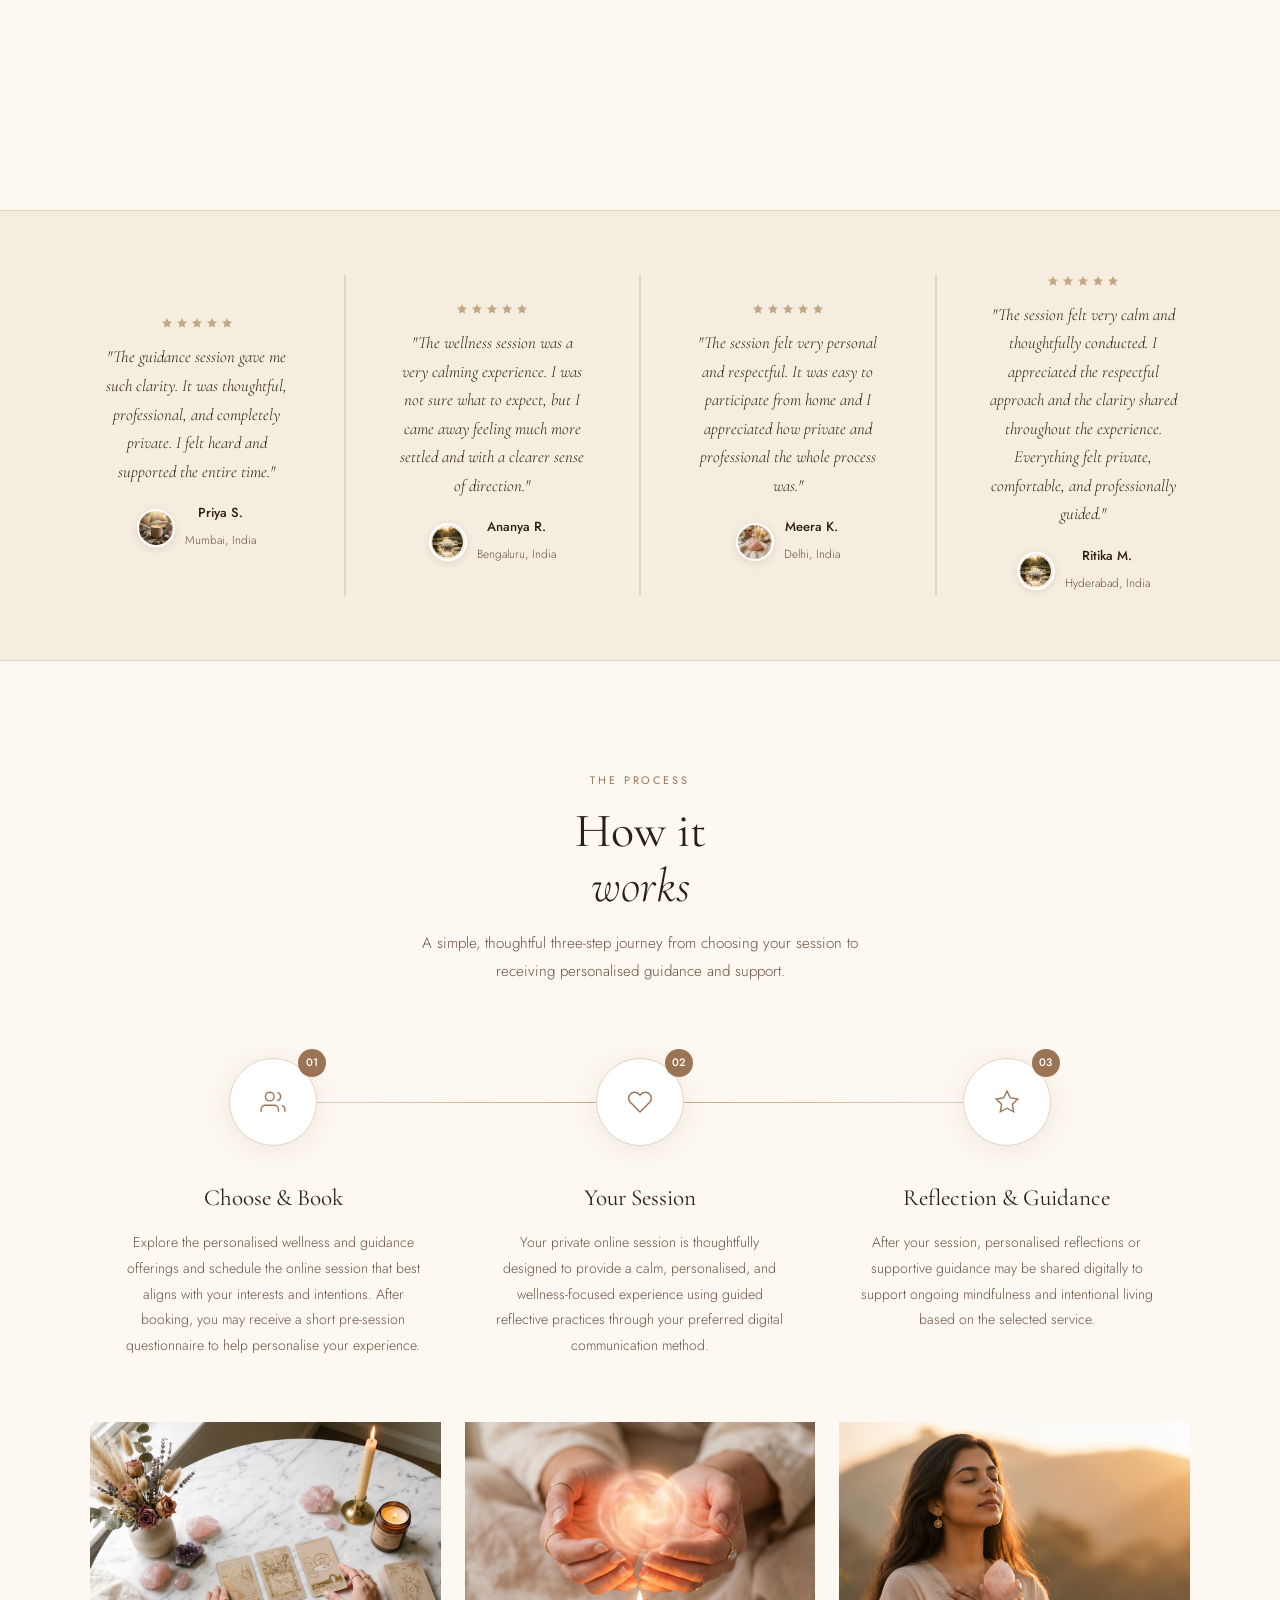
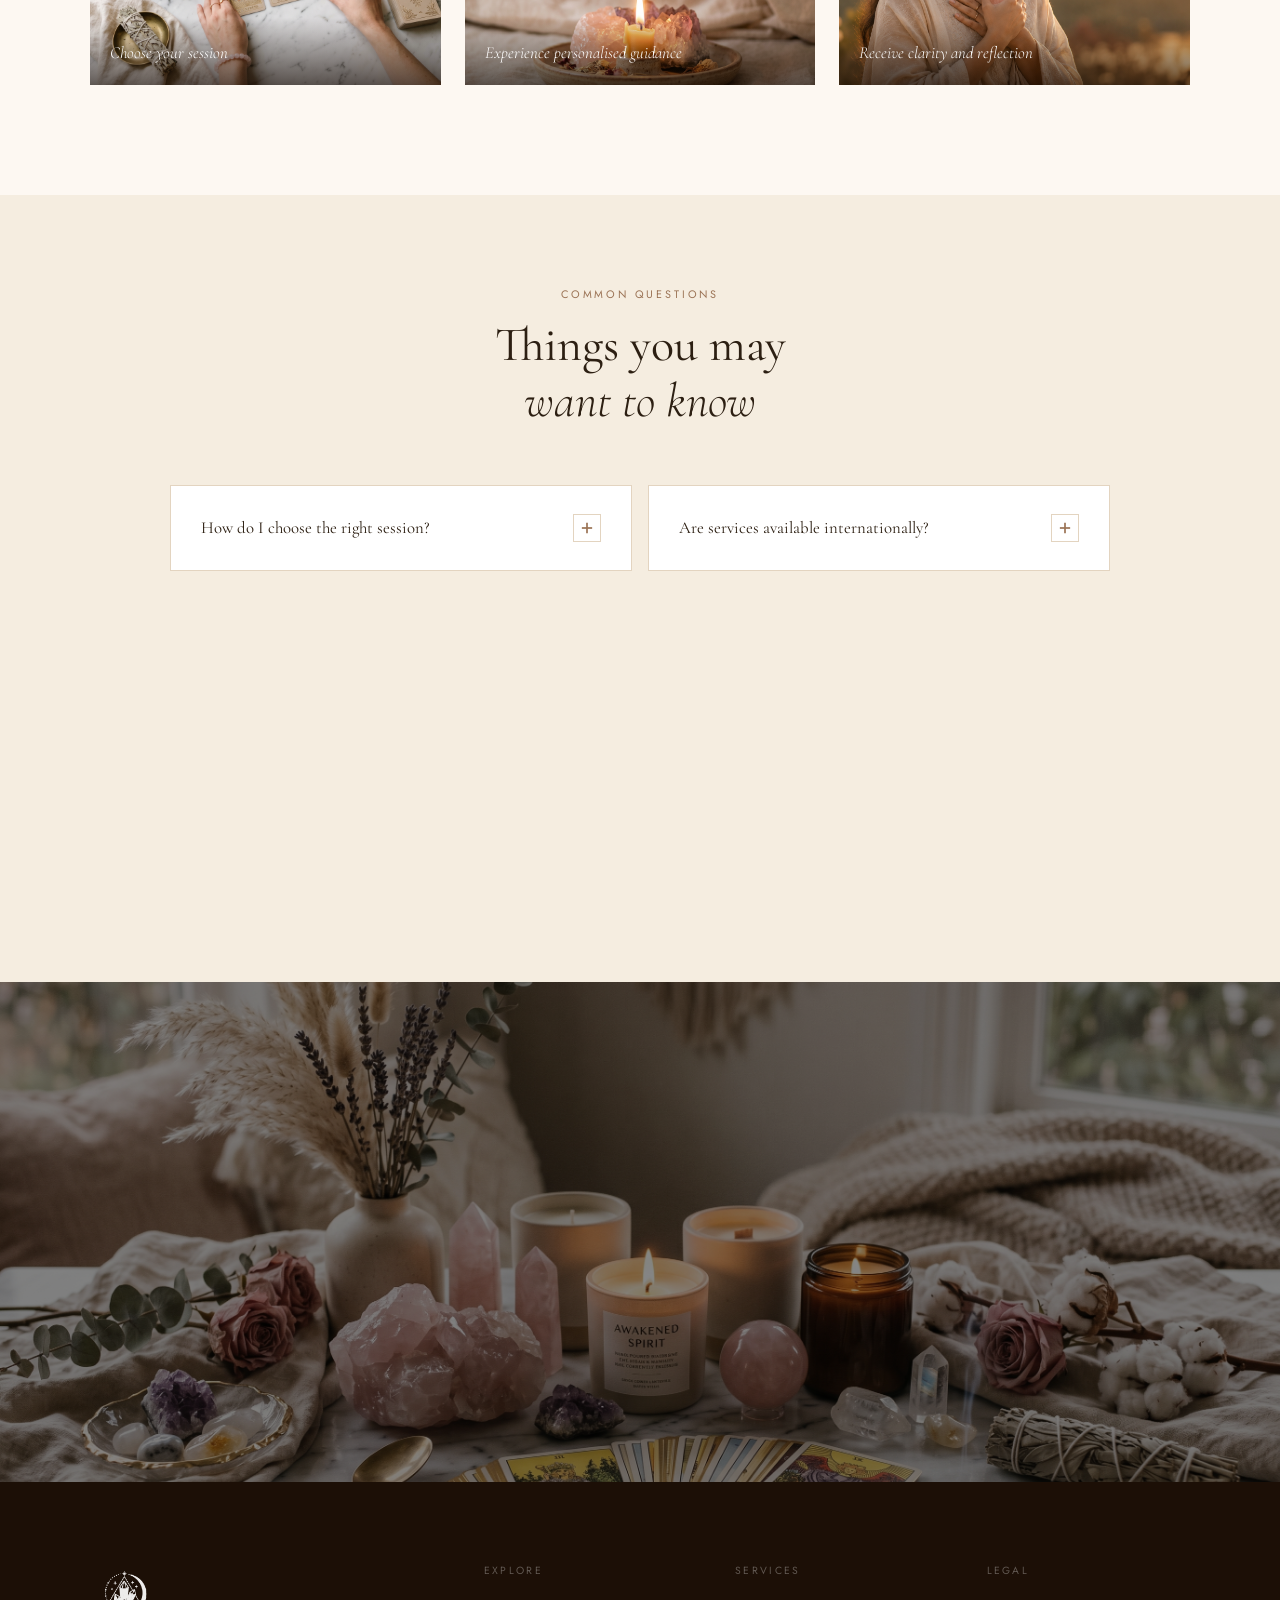
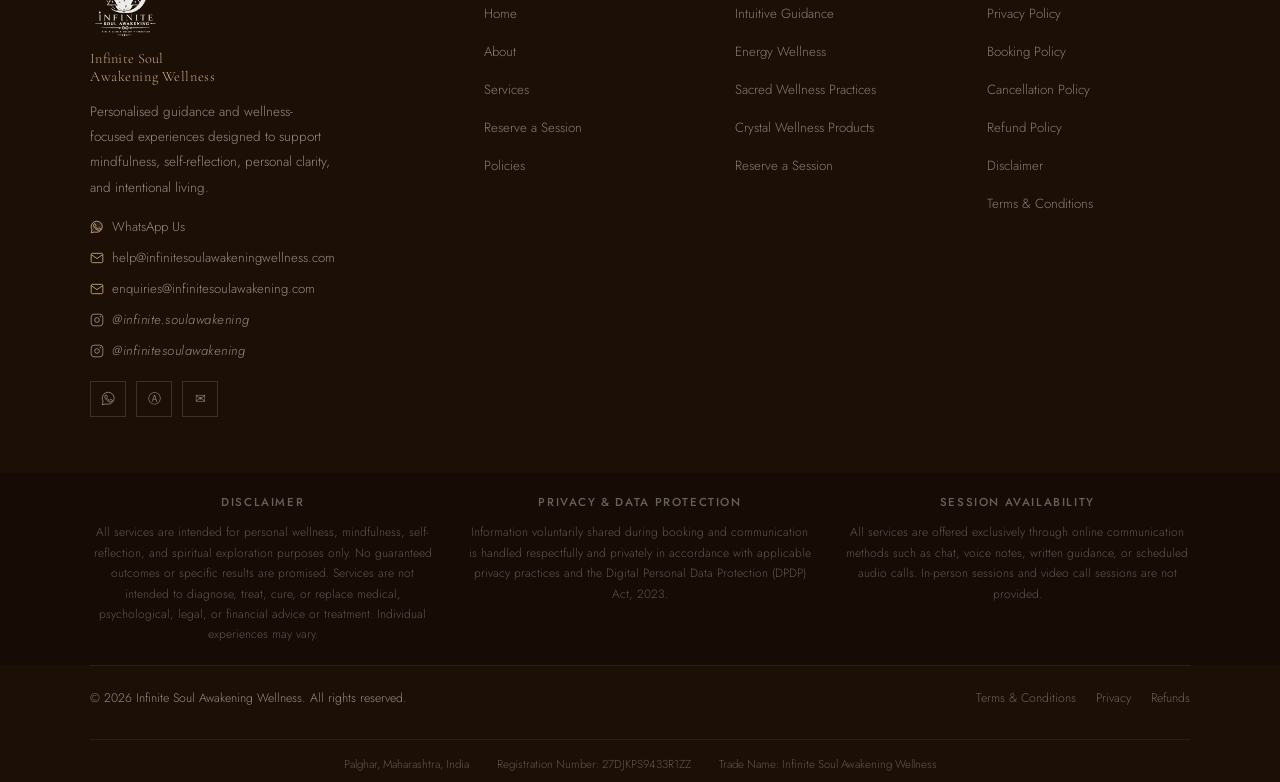
<file: services.html>
<!DOCTYPE html>
<html lang="en">
<head>
  <meta charset="UTF-8"/>
  <meta name="viewport" content="width=device-width, initial-scale=1.0"/>
  <meta name="description" content="Infinite Soul Awakening Wellness — personalised online guidance and wellness-focused experiences. Intuitive guidance, energy wellness, sacred wellness practices, and crystal products."/>
  <title>Services — Infinite Soul Awakening Wellness</title>
  <link rel="preconnect" href="https://fonts.googleapis.com"/>
  <link rel="preconnect" href="https://fonts.gstatic.com" crossorigin/>
  <link rel="stylesheet" href="assets/css/global.css"/>
  <style>
/* ─── PAGE HERO ──────────────────────────────────────── */
    .page-hero {
      position: relative;
      padding-top: 76px;
      height: 520px;
      overflow: hidden;
      display: flex;
      align-items: flex-end;
    }
    .page-hero-img {
      position: absolute; inset: 0;
      width: 100%; height: 100%;
      object-fit: cover; object-position: center 45%;
      display: block;
      filter: brightness(.58) saturate(.82);
    }
    .page-hero::after {
      content: '';
      position: absolute; inset: 0;
      background: linear-gradient(to bottom, rgba(20,10,3,.05) 0%, rgba(20,10,3,.6) 100%);
      pointer-events: none;
    }
    .page-hero-content {
      position: relative; z-index: 2;
      padding: 0 0 70px; width: 100%;
    }
    .breadcrumb {
      display: flex; align-items: center; gap: 10px;
      font-size: .68rem; letter-spacing: .2em;
      text-transform: uppercase; color: rgba(255,255,255,.5);
      margin-bottom: 20px;
    }
    .breadcrumb a { color: rgba(255,255,255,.5); text-decoration: none; transition: color .2s; }
    .breadcrumb a:hover { color: rgba(255,255,255,.85); }
    .breadcrumb span { color: rgba(255,255,255,.28); }
    .page-hero-content h1 {
      font-family: var(--font-serif);
      font-size: clamp(2.4rem, 5vw, 4.5rem);
      font-weight: 400; color: var(--white);
      line-height: 1.08; max-width: 740px;
    }
    .page-hero-content h1 em { font-style: italic; font-weight: 300; color: rgba(255,220,180,.9); }
    .page-hero-content p {
      font-size: .95rem; color: rgba(255,255,255,.68);
      max-width: 500px; margin-top: 18px; line-height: 1.82;
    }

    /* ─── INTRO BAR ──────────────────────────────────────── */
    .intro-bar {
      background: var(--parchment);
      border-bottom: 1px solid var(--border);
      padding: 28px 0;
    }
    .intro-bar-inner {
      display: flex; align-items: center;
      justify-content: space-between; flex-wrap: wrap; gap: 16px;
    }
    .intro-bar p {
      font-size: .9rem; color: var(--text-soft);
      max-width: 560px; line-height: 1.75;
    }
    .intro-bar p em { font-family: var(--font-serif); font-style: italic; color: var(--text); }

    /* ─── SERVICES GRID ──────────────────────────────────── */
    .services-section { padding: 60px 0 110px; }

    /* ── Large feature card ── */
    .service-feature-card {
      display: grid;
      grid-template-columns: 1.1fr 1fr;
      background: var(--white);
      box-shadow: var(--shadow-warm);
      overflow: hidden;
      margin-bottom: 28px;
      transition: box-shadow .35s;
    }
    .service-feature-card:hover { box-shadow: 0 18px 60px rgba(100,65,30,.16); }
    .sfc-img-wrap {
      position: relative;
      overflow: hidden;
    }
    .sfc-img-wrap img {
      width: 100%; height: 100%;
      min-height: 460px;
      object-fit: cover; display: block;
      transition: transform .6s ease;
    }
    .service-feature-card:hover .sfc-img-wrap img { transform: scale(1.04); }
    .sfc-badge {
      position: absolute; top: 24px; left: 24px;
      background: var(--accent); color: var(--white);
      font-size: .62rem; letter-spacing: .16em;
      text-transform: uppercase; padding: 6px 16px;
      z-index: 2;
    }
    .sfc-body {
      padding: 56px 52px;
      display: flex; flex-direction: column; justify-content: center;
    }
    .sfc-number {
      font-family: var(--font-serif);
      font-size: 5rem; font-weight: 300;
      color: var(--linen); line-height: 1;
      margin-bottom: 12px;
    }
    .sfc-icon {
      width: 52px; height: 52px;
      border: 1px solid var(--border);
      display: flex; align-items: center; justify-content: center;
      margin-bottom: 22px;
    }
    .sfc-icon svg { width: 22px; stroke: var(--accent); fill: none; stroke-width: 1.3; }
    .sfc-body h2 {
      font-family: var(--font-serif);
      font-size: clamp(1.8rem, 3vw, 2.6rem);
      font-weight: 400; color: var(--text);
      line-height: 1.15; margin-bottom: 18px;
    }
    .sfc-body h2 em { font-style: italic; font-weight: 300; }
    .sfc-body p {
      font-size: .92rem; color: var(--text-soft);
      line-height: 1.85; margin-bottom: 14px;
    }
    .sfc-meta {
      display: flex; gap: 28px; flex-wrap: wrap;
      margin: 22px 0 30px;
      padding: 20px 0;
      border-top: 1px solid var(--border);
      border-bottom: 1px solid var(--border);
    }
    .sfc-meta-item span {
      display: block; font-size: .68rem;
      letter-spacing: .16em; text-transform: uppercase;
      color: var(--text-soft); margin-bottom: 4px;
    }
    .sfc-meta-item strong {
      font-family: var(--font-serif);
      font-size: 1.1rem; font-weight: 400; color: var(--text);
    }

    /* ── Regular 2-col grid ── */
    .services-two-grid {
      display: grid;
      grid-template-columns: 1fr 1fr;
      gap: 24px;
      margin-bottom: 28px;
    }

    /* ── Standard service card ── */
    .service-card {
      background: var(--white);
      box-shadow: var(--shadow-card);
      overflow: hidden;
      position: relative;
      transition: transform .35s, box-shadow .35s;
      display: flex; flex-direction: column;
    }
    .service-card:hover { transform: translateY(-7px); box-shadow: 0 18px 52px rgba(100,65,30,.16); }

    .sc-img-wrap {
      width: 100%; aspect-ratio: 16/10;
      overflow: hidden; position: relative;
    }
    .sc-img-wrap img {
      width: 100%; height: 100%;
      object-fit: cover; display: block;
      transition: transform .5s ease;
    }
    .service-card:hover .sc-img-wrap img { transform: scale(1.07); }
    .sc-tag {
      position: absolute; bottom: 16px; left: 16px;
      background: rgba(253,248,242,.92);
      backdrop-filter: blur(6px);
      font-size: .62rem; letter-spacing: .14em;
      text-transform: uppercase; color: var(--accent);
      padding: 5px 12px;
    }

    .sc-body {
      padding: 30px 28px 34px;
      flex: 1; display: flex; flex-direction: column;
    }
    .sc-num {
      font-family: var(--font-serif);
      font-size: 2.5rem; font-weight: 300;
      color: var(--linen); line-height: 1;
      margin-bottom: 10px;
    }
    .sc-icon {
      width: 44px; height: 44px;
      border: 1px solid var(--border); border-radius: 50%;
      display: flex; align-items: center; justify-content: center;
      margin-bottom: 18px;
    }
    .sc-icon svg { width: 18px; stroke: var(--accent); fill: none; stroke-width: 1.3; }
    .service-card h3 {
      font-family: var(--font-serif);
      font-size: 1.6rem; font-weight: 400;
      color: var(--text); margin-bottom: 10px; line-height: 1.2;
    }
    .service-card p {
      font-size: .88rem; color: var(--text-soft);
      line-height: 1.82; margin-bottom: 24px; flex: 1;
    }

    /* ── Bottom wide card ── */
    .service-wide-card {
      display: grid;
      grid-template-columns: 1fr 1.6fr;
      background: var(--white);
      box-shadow: var(--shadow-card);
      overflow: hidden;
      transition: box-shadow .35s;
    }
    .service-wide-card:hover { box-shadow: 0 18px 52px rgba(100,65,30,.14); }
    .swc-img-wrap {
      overflow: hidden; position: relative;
    }
    .swc-img-wrap img {
      width: 100%; height: 100%;
      min-height: 340px;
      object-fit: cover; display: block;
      transition: transform .6s ease;
    }
    .service-wide-card:hover .swc-img-wrap img { transform: scale(1.04); }
    .swc-body {
      padding: 50px 52px;
      display: flex; flex-direction: column; justify-content: center;
    }
    .swc-body .section-label { margin-bottom: 10px; }
    .swc-body h2 {
      font-family: var(--font-serif);
      font-size: clamp(1.7rem, 2.8vw, 2.4rem);
      font-weight: 400; color: var(--text);
      line-height: 1.18; margin-bottom: 18px;
    }
    .swc-body h2 em { font-style: italic; font-weight: 300; }
    .swc-body p {
      font-size: .9rem; color: var(--text-soft);
      line-height: 1.85; margin-bottom: 14px;
    }
    .swc-body p:last-of-type { margin-bottom: 30px; }
    .swc-pills {
      display: flex; gap: 8px; flex-wrap: wrap; margin-bottom: 28px;
    }
    .swc-pill {
      padding: 6px 16px;
      border: 1px solid var(--border);
      font-size: .72rem; letter-spacing: .1em;
      text-transform: uppercase; color: var(--text-soft);
    }

    /* ─── ONLINE NOTICE BANNER ───────────────────────────── */
    .online-notice {
      background: var(--parchment);
      border: 1px solid var(--border);
      border-left: 4px solid var(--accent);
      padding: 22px 28px;
      margin-bottom: 36px;
      font-size: .88rem;
      color: var(--text-soft);
      line-height: 1.75;
    }
    .online-notice strong { color: var(--text); display: block; font-size: .72rem; letter-spacing: .14em; text-transform: uppercase; margin-bottom: 6px; }

    /* ─── TESTIMONIAL BAND ───────────────────────────────── */
    .testimonial-band {
      background: var(--parchment);
      border-top: 1px solid var(--border);
      border-bottom: 1px solid var(--border);
      padding: 64px 0;
    }
    .testimonial-band-inner {
      display: grid;
      grid-template-columns: 1fr 2px 1fr 2px 1fr 2px 1fr;
      gap: 40px;
      align-items: center;
    }
    .tb-divider { background: var(--border); height: 100%; min-height: 80px; }
    .tb-quote {
      text-align: center; padding: 0 12px;
    }
    .tb-stars { display: flex; justify-content: center; gap: 3px; margin-bottom: 14px; }
    .tb-stars svg { width: 12px; fill: var(--accent-light); }
    .tb-quote blockquote {
      font-family: var(--font-serif);
      font-size: 1.05rem; font-style: italic;
      font-weight: 300; color: var(--text);
      line-height: 1.7; margin-bottom: 16px;
    }
    .tb-author {
      display: flex; align-items: center; justify-content: center; gap: 10px;
    }
    .tb-avatar {
      width: 38px; height: 38px; border-radius: 50%;
      object-fit: cover; border: 2px solid var(--white);
      box-shadow: 0 2px 8px rgba(100,60,20,.12);
    }
    .tb-author-info strong { display: block; font-size: .82rem; font-weight: 500; color: var(--text); }
    .tb-author-info span  { font-size: .74rem; color: var(--text-soft); }

    /* ─── HOW IT WORKS ───────────────────────────────────── */
    .process { padding: 110px 0; }
    .process-header { text-align: center; margin-bottom: 72px; }
    .process-header .section-title { margin-bottom: 16px; }
    .process-header p {
      font-size: .95rem; color: var(--text-soft);
      max-width: 480px; margin: 0 auto; line-height: 1.82;
    }

    .process-timeline {
      display: grid;
      grid-template-columns: repeat(3, 1fr);
      position: relative;
      gap: 0;
    }
    .process-timeline::before {
      content: '';
      position: absolute;
      top: 44px; left: calc(100% / 6);
      right: calc(100% / 6);
      height: 1px;
      background: linear-gradient(to right, var(--border), var(--accent-light), var(--border));
      z-index: 0;
    }

    .process-step {
      text-align: center;
      padding: 0 36px;
      position: relative;
      z-index: 1;
    }
    .step-circle {
      width: 88px; height: 88px;
      border: 1px solid var(--border);
      background: var(--white);
      border-radius: 50%;
      display: flex; flex-direction: column;
      align-items: center; justify-content: center;
      margin: 0 auto 32px;
      box-shadow: var(--shadow-card);
      transition: background .3s, border-color .3s;
      position: relative;
    }
    .process-step:hover .step-circle {
      background: var(--accent);
      border-color: var(--accent);
    }
    .step-circle svg {
      width: 26px; stroke: var(--accent);
      fill: none; stroke-width: 1.3;
      transition: stroke .3s;
    }
    .process-step:hover .step-circle svg { stroke: var(--white); }
    .step-num {
      position: absolute;
      top: -10px; right: -10px;
      width: 28px; height: 28px;
      border-radius: 50%;
      background: var(--accent);
      color: var(--white);
      font-size: .68rem; font-weight: 500;
      display: flex; align-items: center; justify-content: center;
      letter-spacing: .04em;
    }
    .process-step h3 {
      font-family: var(--font-serif);
      font-size: 1.45rem; font-weight: 400;
      color: var(--text); margin-bottom: 12px;
    }
    .process-step p {
      font-size: .88rem; color: var(--text-soft);
      line-height: 1.82;
    }

    .process-img-row {
      display: grid;
      grid-template-columns: repeat(3, 1fr);
      gap: 24px;
      margin-top: 64px;
    }
    .process-img-cell {
      position: relative; overflow: hidden;
    }
    .process-img-cell img {
      width: 100%; aspect-ratio: 4/3;
      object-fit: cover; display: block;
      transition: transform .5s ease;
    }
    .process-img-cell:hover img { transform: scale(1.05); }
    .process-img-label {
      position: absolute; bottom: 0; left: 0; right: 0;
      padding: 20px 20px 18px;
      background: linear-gradient(to top, rgba(20,10,3,.65) 0%, transparent 100%);
    }
    .process-img-label span {
      font-family: var(--font-serif);
      font-size: 1.05rem; font-style: italic;
      font-weight: 300; color: var(--white);
    }

    /* ─── FAQ STRIP ──────────────────────────────────────── */
    .faq-strip {
      background: var(--parchment);
      padding: 90px 0;
    }
    .faq-header { text-align: center; margin-bottom: 56px; }
    .faq-grid {
      display: grid;
      grid-template-columns: 1fr 1fr;
      gap: 16px;
      max-width: 940px;
      margin: 0 auto;
    }
    .faq-item {
      background: var(--white);
      padding: 28px 30px;
      border: 1px solid var(--border);
      cursor: pointer;
      transition: border-color .2s;
    }
    .faq-item:hover { border-color: var(--accent-light); }
    .faq-item summary {
      list-style: none;
      display: flex; align-items: center;
      justify-content: space-between; gap: 16px;
    }
    .faq-item summary::-webkit-details-marker { display: none; }
    .faq-q {
      font-family: var(--font-serif);
      font-size: 1.05rem; font-weight: 400; color: var(--text);
      line-height: 1.3;
    }
    .faq-icon {
      width: 28px; height: 28px; flex-shrink: 0;
      border: 1px solid var(--border);
      display: flex; align-items: center; justify-content: center;
      transition: background .2s, border-color .2s;
    }
    .faq-icon svg { width: 12px; stroke: var(--accent); fill: none; stroke-width: 2; transition: transform .25s; }
    details[open] .faq-icon { background: var(--accent); border-color: var(--accent); }
    details[open] .faq-icon svg { stroke: var(--white); transform: rotate(45deg); }
    .faq-a {
      font-size: .88rem; color: var(--text-soft);
      line-height: 1.82; margin-top: 16px;
      padding-top: 16px; border-top: 1px solid var(--border);
    }

    /* ─── FINAL CTA ──────────────────────────────────────── */
    .final-cta { position: relative; overflow: hidden; }
    .final-cta-img {
      width: 100%; height: 500px;
      object-fit: cover; object-position: center 35%;
      display: block; filter: brightness(.52) saturate(.85);
    }
    .final-cta-overlay {
      position: absolute; inset: 0;
      display: flex; align-items: center; justify-content: center;
      flex-direction: column; text-align: center; padding: 40px;
    }
    .final-cta-overlay .section-label { color: rgba(255,255,255,.55); }
    .final-cta-overlay h2 {
      font-family: var(--font-serif);
      font-size: clamp(2.2rem, 4.5vw, 3.8rem);
      font-weight: 400; color: var(--white);
      line-height: 1.12; margin-bottom: 18px; max-width: 600px;
    }
    .final-cta-overlay h2 em { font-style: italic; font-weight: 300; }
    .final-cta-overlay p {
      font-size: .95rem; color: rgba(255,255,255,.7);
      max-width: 420px; margin-bottom: 34px; line-height: 1.85;
    }
    .cta-btn-group { display: flex; gap: 14px; flex-wrap: wrap; justify-content: center; }

    /* ─── RESPONSIVE ─────────────────────────────────────── */
    @media (max-width: 1024px) {
      .sfc-body { padding: 40px 38px; }
      .swc-body { padding: 40px 38px; }
    }
    @media (max-width: 900px) {
      nav, header .btn { display: none; }
      .hamburger { display: flex; }
      .service-feature-card { grid-template-columns: 1fr; }
      .sfc-img-wrap img { min-height: 320px; }
      .services-two-grid { grid-template-columns: 1fr; }
      .service-wide-card { grid-template-columns: 1fr; }
      .swc-img-wrap img { min-height: 280px; }
      .process-timeline::before { display: none; }
      .process-timeline { grid-template-columns: 1fr; gap: 48px; }
      .process-img-row { grid-template-columns: 1fr 1fr; }
      .testimonial-band-inner { grid-template-columns: 1fr; gap: 40px; }
      .tb-divider { display: none; }
      .faq-grid { grid-template-columns: 1fr; }
    }
    @media (max-width: 620px) {
      .container { padding: 0 20px; }
      .page-hero { height: 420px; }
      .process-img-row { grid-template-columns: 1fr; }
      .final-cta-img { height: 420px; }
      .intro-bar-inner { flex-direction: column; }
      .sfc-meta { gap: 18px; }
    }
  </style>
</head>
<body>

<!-- ══════════════ PAGE HERO ══════════════ -->
<section class="page-hero" aria-labelledby="page-title">
  <img
    class="page-hero-img"
    src="assets/images/tarot-reading-flatlay.jpeg"
    alt="Wellness session with symbolic guidance materials on a warm-lit surface"
    fetchpriority="high"
  />
  <div class="container">
    <div class="page-hero-content fade-up">
      <div class="breadcrumb">
        <a href="index.html">Home</a>
        <span>/</span>
        <span style="color:rgba(255,255,255,.75)">Services</span>
      </div>
      <h1 id="page-title">
        Personalised Wellness<br><em>Experiences Online</em>
      </h1>
      <p>Four wellness-focused services, each thoughtfully designed to support mindfulness, self-reflection, and personal clarity through personalised online sessions.</p>
    </div>
  </div>
</section>

<!-- ══════════════ INTRO BAR ══════════════ -->
<div class="intro-bar">
  <div class="container">
    <div class="intro-bar-inner">
      <p>Each experience is thoughtfully curated as a <em>private online session</em> designed to support personal clarity, mindfulness, and intentional living through a personalised wellness-focused approach.</p>
      <a href="booking.html" class="btn btn-filled" style="font-size:.72rem;padding:11px 26px;flex-shrink:0;">Reserve Your Session</a>
    </div>
  </div>
</div>

<!-- ══════════════ SERVICES ══════════════ -->
<section class="services-section" aria-labelledby="services-heading">
  <div class="container">

    <div style="text-align:center;padding-top:16px;margin-bottom:36px;" class="fade-up">
      <span class="section-label" style="margin-bottom:10px;">What We Offer</span>
      <h2 class="section-title" id="services-heading">
        Four personalised wellness<br><em>experiences online</em>
      </h2>
    </div>

    <!-- Online-Only Notice -->
    <div class="online-notice fade-up">
      <strong>Session Format</strong>
      Services are conducted privately and are intended for personal wellness and self-reflection purposes. All services are offered exclusively through online communication methods such as chat, voice notes, written guidance, or scheduled audio calls. In-person sessions and video call sessions are not provided. Visual documentation of sessions or ceremonial practices is not provided. Communication and session-related updates may be shared digitally where appropriate.
    </div>

    <!-- ── SERVICE 1: INTUITIVE GUIDANCE (Feature Card) ── -->
    <article class="service-feature-card fade-up" id="tarot" aria-labelledby="tarot-title">
      <div class="sfc-img-wrap">
        <img
          src="assets/images/tarot-reading-flatlay.jpeg"
          alt="Guidance session with symbolic cards on a soft linen surface in warm light"
          loading="lazy"
        />
        <span class="sfc-badge">Most Requested</span>
      </div>
      <div class="sfc-body">
        <div class="sfc-number" aria-hidden="true">01</div>
        <div class="sfc-icon" aria-hidden="true">
          <svg viewBox="0 0 24 24"><rect x="3" y="3" width="7" height="11" rx="1"/><rect x="14" y="3" width="7" height="7" rx="1"/><rect x="14" y="14" width="7" height="7" rx="1"/><rect x="3" y="18" width="7" height="3" rx="1"/></svg>
        </div>
        <h2 id="tarot-title">Intuitive Tarot<br><em>Guidance</em></h2>
        <p>
          Thoughtfully guided tarot sessions designed to support mindfulness, self-reflection, and personal clarity through symbolic interpretation and intuitive guidance practices.
        </p>
        <p>
          Each session is personalised based on the individual's chosen area of focus and is intended to encourage perspective, reflection, and mindful exploration in a respectful and professional setting.
        </p>
        <div class="sfc-meta">
          <div class="sfc-meta-item">
            <span>Session Format</span>
            <strong>Online Sessions Only</strong>
          </div>
          <div class="sfc-meta-item">
            <span>Method</span>
            <strong>Chat, Voice Notes, or Audio Calls</strong>
          </div>
        </div>
        <a href="booking.html" class="btn btn-filled">Reserve Your Session</a>
      </div>
    </article>

    <!-- ── SERVICES 2 & 3: RUNE + ENERGY (Side-by-side cards) ── -->
    <div class="services-two-grid">

      <!-- Rune Guidance -->
      <article class="service-card fade-up" id="astrology" style="transition-delay:.1s" aria-labelledby="astro-title">
        <div class="sc-img-wrap">
          <img
            src="assets/images/insta-spiritual-workspace.jpeg"
            alt="Symbolic wellness workspace in warm golden light"
            loading="lazy"
          />
          <span class="sc-tag">Symbolic Guidance</span>
        </div>
        <div class="sc-body">
          <div class="sc-num" aria-hidden="true">02</div>
          <div class="sc-icon" aria-hidden="true">
            <svg viewBox="0 0 24 24"><circle cx="12" cy="12" r="10"/><path d="M12 2a15.3 15.3 0 0 1 4 10 15.3 15.3 0 0 1-4 10 15.3 15.3 0 0 1-4-10 15.3 15.3 0 0 1 4-10z"/><line x1="2" y1="12" x2="22" y2="12"/></svg>
          </div>
          <h3 id="astro-title">Rune Symbol<br>Guidance</h3>
          <p>
            Rune guidance sessions draw from symbolic traditions and reflective practices to encourage mindfulness, personal insight, and self-reflection. Sessions are thoughtfully adapted based on the individual's chosen area of focus and are intended to provide supportive and wellness-focused guidance through symbolic interpretation.
          </p>
          <div>
            <p style="font-size:.72rem;letter-spacing:.12em;text-transform:uppercase;color:var(--text-soft);margin-bottom:8px;">Session Format</p>
            <p style="font-size:.82rem;color:var(--text-soft);margin-bottom:20px;">Online Sessions Only — Personalised Reflective Guidance</p>
            <a href="booking.html" class="btn btn-filled" style="font-size:.68rem;padding:10px 20px;">Reserve Your Session</a>
          </div>
        </div>
      </article>

      <!-- Energy Wellness -->
      <article class="service-card fade-up" id="energy" style="transition-delay:.2s" aria-labelledby="energy-title">
        <div class="sc-img-wrap">
          <img
            src="assets/images/energy-healing-hands.jpeg"
            alt="Energy wellness session with soft warm light and peaceful setting"
            loading="lazy"
          />
          <span class="sc-tag">Wellness Focused</span>
        </div>
        <div class="sc-body">
          <div class="sc-num" aria-hidden="true">03</div>
          <div class="sc-icon" aria-hidden="true">
            <svg viewBox="0 0 24 24"><path d="M18 8h1a4 4 0 0 1 0 8h-1"/><path d="M2 8h16v9a4 4 0 0 1-4 4H6a4 4 0 0 1-4-4V8z"/><line x1="6" y1="1" x2="6" y2="4"/><line x1="10" y1="1" x2="10" y2="4"/><line x1="14" y1="1" x2="14" y2="4"/></svg>
          </div>
          <h3 id="energy-title">Energy<br>Wellness Sessions</h3>
          <p>
            Designed to support mindfulness, relaxation, and personal balance, these personalised online sessions may incorporate crystal and candle wellness practices within a calm and reflective setting. Sessions are thoughtfully adapted based on the selected area of focus and individual preferences, encouraging mindfulness, grounding, and personal reflection through wellness-focused supportive practices.
          </p>
          <div>
            <p style="font-size:.72rem;letter-spacing:.12em;text-transform:uppercase;color:var(--text-soft);margin-bottom:8px;">Session Format</p>
            <p style="font-size:.82rem;color:var(--text-soft);margin-bottom:20px;">Online Sessions Only — Practitioner-Led</p>
            <a href="booking.html" class="btn btn-ghost" style="font-size:.68rem;padding:10px 20px;">Reserve Your Session</a>
          </div>
        </div>
      </article>

    </div>

    <!-- ── SERVICE 4: SACRED WELLNESS (Wide bottom card) ── -->
    <article class="service-wide-card fade-up" id="ritual" aria-labelledby="ritual-title">
      <div class="swc-img-wrap">
        <img
          src="assets/images/about-spiritual-flatlay.jpeg"
          alt="Sacred wellness space with candles and mindful objects on a linen surface"
          loading="lazy"
        />
      </div>
      <div class="swc-body">
        <span class="section-label">New Moon &amp; Seasonal</span>
        <h2 id="ritual-title">Intention &amp;<br><em>Wellness Practices</em></h2>
        <p>
          Personalised wellness-focused practices designed to support mindfulness, reflection, relaxation, and personal exploration. Sessions may incorporate symbolic, reflective, and wellness-inspired methods thoughtfully adapted to the selected area of focus and individual preferences.
        </p>
        <div class="swc-pills">
          <span class="swc-pill">New Moon Alignment Session</span>
          <span class="swc-pill">Full Moon Renewal Session</span>
          <span class="swc-pill">Guided Release Practice</span>
          <span class="swc-pill">Crystal Wellness Alignment</span>
          <span class="swc-pill">Seasonal Mindfulness Practice</span>
        </div>
        <div style="display:flex;gap:14px;flex-wrap:wrap;align-items:center;">
          <a href="booking.html" class="btn btn-filled">Request Private Session</a>
        </div>
      </div>
    </article>

  </div>
</section>

<!-- ══════════════ TESTIMONIAL BAND ══════════════ -->
<div class="testimonial-band" aria-label="Client feedback">
  <div class="container">
    <div class="testimonial-band-inner">

      <div class="tb-quote fade-up">
        <div class="tb-stars">
          <svg viewBox="0 0 24 24"><polygon points="12 2 15.09 8.26 22 9.27 17 14.14 18.18 21.02 12 17.77 5.82 21.02 7 14.14 2 9.27 8.91 8.26 12 2"/></svg>
          <svg viewBox="0 0 24 24"><polygon points="12 2 15.09 8.26 22 9.27 17 14.14 18.18 21.02 12 17.77 5.82 21.02 7 14.14 2 9.27 8.91 8.26 12 2"/></svg>
          <svg viewBox="0 0 24 24"><polygon points="12 2 15.09 8.26 22 9.27 17 14.14 18.18 21.02 12 17.77 5.82 21.02 7 14.14 2 9.27 8.91 8.26 12 2"/></svg>
          <svg viewBox="0 0 24 24"><polygon points="12 2 15.09 8.26 22 9.27 17 14.14 18.18 21.02 12 17.77 5.82 21.02 7 14.14 2 9.27 8.91 8.26 12 2"/></svg>
          <svg viewBox="0 0 24 24"><polygon points="12 2 15.09 8.26 22 9.27 17 14.14 18.18 21.02 12 17.77 5.82 21.02 7 14.14 2 9.27 8.91 8.26 12 2"/></svg>
        </div>
        <blockquote>"The guidance session gave me such clarity. It was thoughtful, professional, and completely private. I felt heard and supported the entire time."</blockquote>
        <div class="tb-author">
          <img class="tb-avatar" src="assets/images/testimonial-candle-avatar.jpeg" alt="Priya S." loading="lazy"/>
          <div class="tb-author-info">
            <strong>Priya S.</strong>
            <span>Mumbai, India</span>
          </div>
        </div>
      </div>

      <div class="tb-divider" aria-hidden="true"></div>

      <div class="tb-quote fade-up" style="transition-delay:.12s">
        <div class="tb-stars">
          <svg viewBox="0 0 24 24"><polygon points="12 2 15.09 8.26 22 9.27 17 14.14 18.18 21.02 12 17.77 5.82 21.02 7 14.14 2 9.27 8.91 8.26 12 2"/></svg>
          <svg viewBox="0 0 24 24"><polygon points="12 2 15.09 8.26 22 9.27 17 14.14 18.18 21.02 12 17.77 5.82 21.02 7 14.14 2 9.27 8.91 8.26 12 2"/></svg>
          <svg viewBox="0 0 24 24"><polygon points="12 2 15.09 8.26 22 9.27 17 14.14 18.18 21.02 12 17.77 5.82 21.02 7 14.14 2 9.27 8.91 8.26 12 2"/></svg>
          <svg viewBox="0 0 24 24"><polygon points="12 2 15.09 8.26 22 9.27 17 14.14 18.18 21.02 12 17.77 5.82 21.02 7 14.14 2 9.27 8.91 8.26 12 2"/></svg>
          <svg viewBox="0 0 24 24"><polygon points="12 2 15.09 8.26 22 9.27 17 14.14 18.18 21.02 12 17.77 5.82 21.02 7 14.14 2 9.27 8.91 8.26 12 2"/></svg>
        </div>
        <blockquote>"The wellness session was a very calming experience. I was not sure what to expect, but I came away feeling much more settled and with a clearer sense of direction."</blockquote>
        <div class="tb-author">
          <img class="tb-avatar" src="assets/images/testimonial-lotus-avatar.jpeg" alt="Ananya R." loading="lazy"/>
          <div class="tb-author-info">
            <strong>Ananya R.</strong>
            <span>Bengaluru, India</span>
          </div>
        </div>
      </div>

      <div class="tb-divider" aria-hidden="true"></div>

      <div class="tb-quote fade-up" style="transition-delay:.24s">
        <div class="tb-stars">
          <svg viewBox="0 0 24 24"><polygon points="12 2 15.09 8.26 22 9.27 17 14.14 18.18 21.02 12 17.77 5.82 21.02 7 14.14 2 9.27 8.91 8.26 12 2"/></svg>
          <svg viewBox="0 0 24 24"><polygon points="12 2 15.09 8.26 22 9.27 17 14.14 18.18 21.02 12 17.77 5.82 21.02 7 14.14 2 9.27 8.91 8.26 12 2"/></svg>
          <svg viewBox="0 0 24 24"><polygon points="12 2 15.09 8.26 22 9.27 17 14.14 18.18 21.02 12 17.77 5.82 21.02 7 14.14 2 9.27 8.91 8.26 12 2"/></svg>
          <svg viewBox="0 0 24 24"><polygon points="12 2 15.09 8.26 22 9.27 17 14.14 18.18 21.02 12 17.77 5.82 21.02 7 14.14 2 9.27 8.91 8.26 12 2"/></svg>
          <svg viewBox="0 0 24 24"><polygon points="12 2 15.09 8.26 22 9.27 17 14.14 18.18 21.02 12 17.77 5.82 21.02 7 14.14 2 9.27 8.91 8.26 12 2"/></svg>
        </div>
        <blockquote>"The session felt very personal and respectful. It was easy to participate from home and I appreciated how private and professional the whole process was."</blockquote>
        <div class="tb-author">
          <img class="tb-avatar" src="assets/images/testimonial-crystal-avatar.jpeg" alt="Meera K." loading="lazy"/>
          <div class="tb-author-info">
            <strong>Meera K.</strong>
            <span>Delhi, India</span>
          </div>
        </div>
      </div>

      <div class="tb-divider" aria-hidden="true"></div>

      <div class="tb-quote fade-up" style="transition-delay:.36s">
        <div class="tb-stars">
          <svg viewBox="0 0 24 24"><polygon points="12 2 15.09 8.26 22 9.27 17 14.14 18.18 21.02 12 17.77 5.82 21.02 7 14.14 2 9.27 8.91 8.26 12 2"/></svg>
          <svg viewBox="0 0 24 24"><polygon points="12 2 15.09 8.26 22 9.27 17 14.14 18.18 21.02 12 17.77 5.82 21.02 7 14.14 2 9.27 8.91 8.26 12 2"/></svg>
          <svg viewBox="0 0 24 24"><polygon points="12 2 15.09 8.26 22 9.27 17 14.14 18.18 21.02 12 17.77 5.82 21.02 7 14.14 2 9.27 8.91 8.26 12 2"/></svg>
          <svg viewBox="0 0 24 24"><polygon points="12 2 15.09 8.26 22 9.27 17 14.14 18.18 21.02 12 17.77 5.82 21.02 7 14.14 2 9.27 8.91 8.26 12 2"/></svg>
          <svg viewBox="0 0 24 24"><polygon points="12 2 15.09 8.26 22 9.27 17 14.14 18.18 21.02 12 17.77 5.82 21.02 7 14.14 2 9.27 8.91 8.26 12 2"/></svg>
        </div>
        <blockquote>"The session felt very calm and thoughtfully conducted. I appreciated the respectful approach and the clarity shared throughout the experience. Everything felt private, comfortable, and professionally guided."</blockquote>
        <div class="tb-author">
          <img class="tb-avatar" src="assets/images/testimonial-lotus-avatar.jpeg" alt="Ritika M." loading="lazy"/>
          <div class="tb-author-info">
            <strong>Ritika M.</strong>
            <span>Hyderabad, India</span>
          </div>
        </div>
      </div>

    </div>
  </div>
</div>

<!-- ══════════════ HOW IT WORKS ══════════════ -->
<section class="process" aria-labelledby="process-heading">
  <div class="container">

    <div class="process-header fade-up">
      <span class="section-label">The Process</span>
      <h2 class="section-title" id="process-heading">
        How it<br><em>works</em>
      </h2>
      <p>A simple, thoughtful three-step journey from choosing your session to receiving personalised guidance and support.</p>
    </div>

    <div class="process-timeline" role="list">

      <div class="process-step fade-up" style="transition-delay:.08s" role="listitem">
        <div class="step-circle" aria-hidden="true">
          <svg viewBox="0 0 24 24"><path d="M17 21v-2a4 4 0 0 0-4-4H5a4 4 0 0 0-4 4v2"/><circle cx="9" cy="7" r="4"/><path d="M23 21v-2a4 4 0 0 0-3-3.87"/><path d="M16 3.13a4 4 0 0 1 0 7.75"/></svg>
          <div class="step-num">01</div>
        </div>
        <h3>Choose &amp; Book</h3>
        <p>Explore the personalised wellness and guidance offerings and schedule the online session that best aligns with your interests and intentions. After booking, you may receive a short pre-session questionnaire to help personalise your experience.</p>
      </div>

      <div class="process-step fade-up" style="transition-delay:.18s" role="listitem">
        <div class="step-circle" aria-hidden="true">
          <svg viewBox="0 0 24 24"><path d="M20.84 4.61a5.5 5.5 0 0 0-7.78 0L12 5.67l-1.06-1.06a5.5 5.5 0 0 0-7.78 7.78l1.06 1.06L12 21.23l7.78-7.78 1.06-1.06a5.5 5.5 0 0 0 0-7.78z"/></svg>
          <div class="step-num">02</div>
        </div>
        <h3>Your Session</h3>
        <p>Your private online session is thoughtfully designed to provide a calm, personalised, and wellness-focused experience using guided reflective practices through your preferred digital communication method.</p>
      </div>

      <div class="process-step fade-up" style="transition-delay:.28s" role="listitem">
        <div class="step-circle" aria-hidden="true">
          <svg viewBox="0 0 24 24"><path d="M12 2l3.09 6.26L22 9.27l-5 4.87 1.18 6.88L12 17.77l-6.18 3.25L7 14.14 2 9.27l6.91-1.01L12 2z"/></svg>
          <div class="step-num">03</div>
        </div>
        <h3>Reflection &amp; Guidance</h3>
        <p>After your session, personalised reflections or supportive guidance may be shared digitally to support ongoing mindfulness and intentional living based on the selected service.</p>
      </div>

    </div>

    <div class="process-img-row fade-up" style="transition-delay:.1s">
      <div class="process-img-cell">
        <img
          src="assets/images/tarot-reading-flatlay.jpeg"
          alt="Guidance session with symbolic materials on a warm surface"
          loading="lazy"
        />
        <div class="process-img-label"><span>Choose your session</span></div>
      </div>
      <div class="process-img-cell">
        <img
          src="assets/images/energy-healing-hands.jpeg"
          alt="Wellness session in a calm and peaceful setting"
          loading="lazy"
        />
        <div class="process-img-label"><span>Experience personalised guidance</span></div>
      </div>
      <div class="process-img-cell">
        <img
          src="assets/images/hero-spiritual-woman.png"
          alt="Person in peaceful mindful reflection"
          loading="lazy"
        />
        <div class="process-img-label"><span>Receive clarity and reflection</span></div>
      </div>
    </div>

  </div>
</section>

<!-- ══════════════ FAQ ══════════════ -->
<div class="faq-strip" aria-labelledby="faq-heading">
  <div class="container">
    <div class="faq-header fade-up">
      <span class="section-label">Common Questions</span>
      <h2 class="section-title" id="faq-heading">
        Things you may<br><em>want to know</em>
      </h2>
    </div>
    <div class="faq-grid">

      <details class="faq-item fade-up" style="transition-delay:.06s">
        <summary>
          <span class="faq-q">How do I choose the right session?</span>
          <div class="faq-icon"><svg viewBox="0 0 14 14"><line x1="7" y1="1" x2="7" y2="13"/><line x1="1" y1="7" x2="13" y2="7"/></svg></div>
        </summary>
        <p class="faq-a">You may choose a session based on the area in which you are seeking guidance, clarity, mindfulness support, or personal reflection. Session descriptions are provided to help you select the most suitable option.</p>
      </details>

      <details class="faq-item fade-up" style="transition-delay:.12s">
        <summary>
          <span class="faq-q">Are services available internationally?</span>
          <div class="faq-icon"><svg viewBox="0 0 14 14"><line x1="7" y1="1" x2="7" y2="13"/><line x1="1" y1="7" x2="13" y2="7"/></svg></div>
        </summary>
        <p class="faq-a">Yes. All services are offered online and are accessible to clients in different locations worldwide.</p>
      </details>

      <details class="faq-item fade-up" style="transition-delay:.18s">
        <summary>
          <span class="faq-q">Do I need prior experience with wellness practices?</span>
          <div class="faq-icon"><svg viewBox="0 0 14 14"><line x1="7" y1="1" x2="7" y2="13"/><line x1="1" y1="7" x2="13" y2="7"/></svg></div>
        </summary>
        <p class="faq-a">No. Sessions are designed to be accessible to individuals from all backgrounds and experience levels. No prior knowledge is required.</p>
      </details>

      <details class="faq-item fade-up" style="transition-delay:.24s">
        <summary>
          <span class="faq-q">Are sessions private?</span>
          <div class="faq-icon"><svg viewBox="0 0 14 14"><line x1="7" y1="1" x2="7" y2="13"/><line x1="1" y1="7" x2="13" y2="7"/></svg></div>
        </summary>
        <p class="faq-a">Information voluntarily shared during the booking and session process is handled respectfully and privately in accordance with applicable privacy practices and the Digital Personal Data Protection (DPDP) Act, 2023.</p>
      </details>

      <details class="faq-item fade-up" style="transition-delay:.30s">
        <summary>
          <span class="faq-q">Do I need to share photographs or personal images?</span>
          <div class="faq-icon"><svg viewBox="0 0 14 14"><line x1="7" y1="1" x2="7" y2="13"/><line x1="1" y1="7" x2="13" y2="7"/></svg></div>
        </summary>
        <p class="faq-a">No. Photographs, videos, identification documents, or personal images are not required for any service.</p>
      </details>

      <details class="faq-item fade-up" style="transition-delay:.36s">
        <summary>
          <span class="faq-q">How are sessions conducted?</span>
          <div class="faq-icon"><svg viewBox="0 0 14 14"><line x1="7" y1="1" x2="7" y2="13"/><line x1="1" y1="7" x2="13" y2="7"/></svg></div>
        </summary>
        <p class="faq-a">Sessions and guidance are provided online through chat, voice notes, scheduled calls, written reflections, or other agreed digital communication methods depending on the selected service. All sessions are online only. In-person and video call sessions are not provided.</p>
      </details>

      <details class="faq-item fade-up" style="transition-delay:.42s">
        <summary>
          <span class="faq-q">Do I need to perform any practices myself?</span>
          <div class="faq-icon"><svg viewBox="0 0 14 14"><line x1="7" y1="1" x2="7" y2="13"/><line x1="1" y1="7" x2="13" y2="7"/></svg></div>
        </summary>
        <p class="faq-a">No. Services are practitioner-led, and the selected session or wellness-focused practice is conducted independently by the practitioner.</p>
      </details>

      <details class="faq-item fade-up" style="transition-delay:.48s">
        <summary>
          <span class="faq-q">Are results guaranteed or intended as professional advice?</span>
          <div class="faq-icon"><svg viewBox="0 0 14 14"><line x1="7" y1="1" x2="7" y2="13"/><line x1="1" y1="7" x2="13" y2="7"/></svg></div>
        </summary>
        <p class="faq-a">No. Services are intended for personal wellness, mindfulness, self-reflection, and spiritual exploration purposes only. Individual experiences and outcomes may vary. Services are not intended to diagnose, treat, cure, or replace medical, psychological, legal, or financial advice, treatment, or professional services.</p>
      </details>

    </div>
  </div>
</div>

<!-- ══════════════ FINAL CTA ══════════════ -->
<section class="final-cta" aria-labelledby="cta-heading">
  <img
    class="final-cta-img"
    src="assets/images/insta-crystal-candle.jpeg"
    alt="Warm wellness space with candles and crystals"
    loading="lazy"
  />
  <div class="final-cta-overlay">
    <span class="section-label fade-up">Your Next Step</span>
    <h2 id="cta-heading" class="fade-up" style="transition-delay:.1s">
      Reserve your session.<br><em>Begin your journey.</em>
    </h2>
    <p class="fade-up" style="transition-delay:.2s">
      Each personalised session is thoughtfully designed to support mindfulness, self-reflection, and personal clarity. Your session awaits.
    </p>
    <div class="cta-btn-group fade-up" style="transition-delay:.3s">
      <a href="booking.html" class="btn btn-white">Reserve Your Session</a>
      <a href="about.html" class="btn" style="background:transparent;color:#fff;border:1.5px solid rgba(255,255,255,.6);">About the Practice</a>
    </div>
  </div>
</section>

  <script src="assets/js/components.js"></script>
</body>
</html>
</file>
<file: assets/css/global.css>
/* ═══════════════════════════════════════════════════════════════════
   INFINITE SOUL AWAKENING — global.css  v3.0
   ═══════════════════════════════════════════════════════════════════ */

@import url('https://fonts.googleapis.com/css2?family=Cormorant+Garamond:ital,wght@0,300;0,400;0,500;0,600;1,300;1,400;1,500&family=Jost:wght@300;400;500&display=swap');

/* ── RESET ───────────────────────────────────────────────────────── */
*, *::before, *::after { box-sizing: border-box; margin: 0; padding: 0; }
img { display: block; max-width: 100%; height: auto; }
button { font-family: inherit; cursor: pointer; }
a { color: inherit; }

/* ── DESIGN TOKENS ───────────────────────────────────────────────── */
:root {
  --cream:          #fdf8f2;
  --parchment:      #f5ede0;
  --linen:          #ede0d0;
  --accent:         #9b7355;
  --accent-dark:    #7a5a3e;
  --accent-light:   #c4a882;
  --text:           #2c1f12;
  --text-soft:      #6b5240;
  --border:         #e3d4c0;
  --white:          #ffffff;
  --whatsapp:       #25D366;
  --whatsapp-dark:  #1da851;
  --shadow-warm:    0 8px 40px rgba(100,65,30,.11);
  --shadow-card:    0 4px 28px rgba(100,70,40,.09);
  --shadow-hover:   0 18px 52px rgba(100,65,30,.16);
  --font-serif:     'Cormorant Garamond', Georgia, serif;
  --font-sans:      'Jost', sans-serif;
  --section-pad:    108px;
  --header-h:       76px;
}

/* ── BASE ────────────────────────────────────────────────────────── */
html { scroll-behavior: smooth; }
body {
  font-family: var(--font-sans);
  background: var(--cream);
  color: var(--text);
  font-weight: 300;
  line-height: 1.75;
  overflow-x: hidden;
  -webkit-font-smoothing: antialiased;
}

/* ── LAYOUT ──────────────────────────────────────────────────────── */
.container { max-width: 1180px; margin: 0 auto; padding: 0 40px; }

/* ── TYPOGRAPHY ──────────────────────────────────────────────────── */
.section-label {
  font-size: .68rem; font-weight: 400;
  letter-spacing: .26em; text-transform: uppercase;
  color: var(--accent); margin-bottom: 14px; display: block;
}
.section-title {
  font-family: var(--font-serif);
  font-weight: 400; font-size: clamp(2rem, 3.8vw, 3rem);
  line-height: 1.15; color: var(--text);
}
.section-title em { font-style: italic; font-weight: 300; }
.text-link {
  font-size: .74rem; letter-spacing: .14em; text-transform: uppercase;
  color: var(--accent); text-decoration: none;
  border-bottom: 1px solid var(--accent-light); padding-bottom: 2px;
  transition: color .2s, border-color .2s;
}
.text-link:hover { color: var(--accent-dark); border-color: var(--accent); }

/* ── BUTTONS ─────────────────────────────────────────────────────── */
.btn {
  display: inline-flex; align-items: center; gap: 8px;
  font-family: var(--font-sans); font-size: .72rem;
  font-weight: 500; letter-spacing: .18em; text-transform: uppercase;
  padding: 14px 34px; text-decoration: none;
  border: none; cursor: pointer;
  transition: background .28s, color .28s, transform .22s, box-shadow .28s;
  white-space: nowrap;
}
.btn:hover { transform: translateY(-2px); }
.btn-filled  { background: var(--accent); color: var(--white); }
.btn-filled:hover { background: var(--accent-dark); box-shadow: 0 6px 28px rgba(122,90,62,.32); }
.btn-ghost   { background: transparent; color: var(--accent); border: 1.5px solid var(--accent); }
.btn-ghost:hover { background: var(--accent); color: var(--white); }
.btn-white   { background: var(--white); color: var(--text); }
.btn-white:hover { background: var(--parchment); box-shadow: var(--shadow-card); }
.btn-outline-white { background: transparent; color: var(--white); border: 1.5px solid rgba(255,255,255,.6); }
.btn-outline-white:hover { background: rgba(255,255,255,.1); border-color: var(--white); }
.btn-whatsapp { background: var(--whatsapp); color: var(--white); }
.btn-whatsapp:hover { background: var(--whatsapp-dark); box-shadow: 0 6px 24px rgba(37,211,102,.3); }
.btn-insta { background: linear-gradient(135deg,#f09433,#e6683c,#dc2743,#cc2366,#bc1888); color: var(--white); }
.btn-insta:hover { opacity: .9; box-shadow: 0 6px 24px rgba(220,39,67,.3); }
.btn-sm { font-size: .66rem; padding: 10px 22px; letter-spacing: .14em; }

/* ── ANIMATION ───────────────────────────────────────────────────── */
.fade-up {
  opacity: 0; transform: translateY(26px);
  transition: opacity .72s ease, transform .72s ease;
}
.fade-up.visible { opacity: 1; transform: none; }

/* ── HEADER ──────────────────────────────────────────────────────── */
#site-header {
  position: fixed; top: 0; left: 0; right: 0;
  z-index: 200;
  background: rgba(253,248,242,.96);
  backdrop-filter: blur(16px); -webkit-backdrop-filter: blur(16px);
  border-bottom: 1px solid var(--border);
  transition: box-shadow .3s;
}
#site-header.scrolled { box-shadow: 0 2px 28px rgba(100,70,40,.09); }

/* Container inside header must fill the header's height */
#site-header .container {
  height: var(--header-h);
  display: flex;
  align-items: center;
}

.header-inner {
  display: flex;
  align-items: center;
  justify-content: space-between;
  width: 100%;
  height: var(--header-h);
  gap: 24px;
}
.logo {
  font-family: var(--font-serif); font-size: 1.18rem; font-weight: 500;
  color: var(--text); text-decoration: none;
  line-height: 1.2; letter-spacing: .02em; flex-shrink: 0;
}
.logo span { display: block; font-weight: 300; font-size: .9rem; color: var(--accent); }

/* ── Image logo + brand name ── */
.logo-img-wrap {
  display: flex; align-items: center; gap: 10px;
  text-decoration: none; flex-shrink: 0;
}
.logo-img {
  height: 88px; width: auto;
  object-fit: contain; display: block; flex-shrink: 0;
  transition: opacity .2s, transform .3s;
}
.logo-img-wrap:hover .logo-img { opacity: .88; transform: scale(1.02); }

/* Brand name text next to logo */
.logo-text-wrap {
  display: flex; flex-direction: column; line-height: 1.2;
}
.logo-text-main {
  font-family: var(--font-serif);
  font-size: 1.1rem; font-weight: 500;
  color: var(--text); letter-spacing: .02em;
}
.logo-text-sub {
  font-size: .78rem; font-weight: 300;
  color: var(--accent); letter-spacing: .04em;
}

/* Footer logo — icon inverted to white, text in accent-light */
.footer-logo-img {
  height: 88px; width: auto;
  filter: brightness(0) invert(1);
  opacity: .92; flex-shrink: 0;
}
.footer-logo-wrap:hover .footer-logo-img { opacity: 1; }
.footer-logo-text .logo-text-main { color: var(--white); }
.footer-logo-text .logo-text-sub  { color: var(--accent-light); }

.site-nav { display: flex; align-items: center; gap: 28px; }
.site-nav a {
  font-size: .74rem; letter-spacing: .11em; text-transform: uppercase;
  text-decoration: none; color: var(--text-soft); font-weight: 400;
  transition: color .2s; position: relative; padding-bottom: 2px;
}
.site-nav a::after {
  content: ''; position: absolute; bottom: -2px; left: 0; right: 0;
  height: 1px; background: var(--accent);
  transform: scaleX(0); transform-origin: left; transition: transform .28s ease;
}
.site-nav a:hover { color: var(--text); }
.site-nav a:hover::after, .site-nav a.active::after { transform: scaleX(1); }
.site-nav a.active { color: var(--text); }

/* Instagram handle in nav */
.nav-insta {
  font-size: .7rem; letter-spacing: .08em;
  color: var(--accent-light) !important;
  text-transform: none !important;
  font-style: italic;
}
.nav-insta::after { display: none !important; }
.nav-insta:hover { color: var(--accent) !important; }

.header-cta { font-size: .68rem; padding: 10px 22px; letter-spacing: .14em; }
.hamburger {
  display: none; flex-direction: column; gap: 5px;
  padding: 4px; background: none; border: none;
}
.hamburger span { display: block; width: 22px; height: 1.5px; background: var(--text); transition: .3s; }

/* ── MOBILE NAV ──────────────────────────────────────────────────── */
#mobile-nav {
  display: none; position: fixed; inset: 0; z-index: 300;
  background: var(--cream); flex-direction: column;
  align-items: center; justify-content: center; gap: 24px;
}
#mobile-nav.open { display: flex; }
#mobile-nav a {
  font-family: var(--font-serif); font-size: 2.2rem;
  font-weight: 400; color: var(--text); text-decoration: none; transition: color .2s;
}
#mobile-nav a:hover { color: var(--accent); }
#mobile-nav .btn { font-size: .72rem; margin-top: 8px; }
.mobile-close {
  position: absolute; top: 28px; right: 32px;
  background: none; border: none; font-size: 1.8rem; color: var(--text); line-height: 1;
}

/* ── TRUST BAR ───────────────────────────────────────────────────── */
.trust-bar {
  background: var(--parchment);
  border-top: 1px solid var(--border);
  border-bottom: 1px solid var(--border);
}
.trust-inner {
  display: flex; justify-content: center;
  align-items: stretch; flex-wrap: wrap;
}
.trust-item {
  display: flex; align-items: center; gap: 12px;
  padding: 22px 42px; border-right: 1px solid var(--border);
  transition: background .2s;
}
.trust-item:last-child { border-right: none; }
.trust-item:hover { background: rgba(155,115,85,.05); }
.trust-icon svg { width: 19px; height: 19px; stroke: var(--accent); fill: none; stroke-width: 1.4; }
.trust-label {
  font-size: .74rem; letter-spacing: .09em;
  text-transform: uppercase; color: var(--text-soft); font-weight: 400;
}

/* ── PAGE HERO (inner pages) ─────────────────────────────────────── */
.page-hero {
  position: relative; padding-top: var(--header-h);
  height: 460px; overflow: hidden; display: flex; align-items: flex-end;
}
.page-hero-img {
  position: absolute; inset: 0;
  width: 100%; height: 100%;
  object-fit: cover; object-position: center 35%;
  filter: brightness(.55) saturate(.85);
}
.page-hero::after {
  content: ''; position: absolute; inset: 0;
  background: linear-gradient(to bottom, rgba(20,10,3,.04) 0%, rgba(20,10,3,.6) 100%);
  pointer-events: none;
}
.page-hero-content { position: relative; z-index: 2; padding: 0 0 60px; width: 100%; }
.breadcrumb {
  display: flex; align-items: center; gap: 10px;
  font-size: .66rem; letter-spacing: .2em; text-transform: uppercase;
  color: rgba(255,255,255,.45); margin-bottom: 16px;
}
.breadcrumb a { color: rgba(255,255,255,.45); text-decoration: none; transition: color .2s; }
.breadcrumb a:hover { color: rgba(255,255,255,.85); }
.breadcrumb-sep { color: rgba(255,255,255,.22); }
.page-hero-content h1 {
  font-family: var(--font-serif);
  font-size: clamp(2.4rem, 5vw, 4.2rem);
  font-weight: 400; color: var(--white); line-height: 1.08; max-width: 720px;
}
.page-hero-content h1 em { font-style: italic; font-weight: 300; color: rgba(255,218,178,.92); }
.page-hero-content p {
  font-size: .93rem; color: rgba(255,255,255,.64);
  max-width: 500px; margin-top: 16px; line-height: 1.84;
}

/* ── FINAL CTA (shared) ──────────────────────────────────────────── */
.final-cta { position: relative; overflow: hidden; }
.final-cta-img {
  width: 100%; height: 480px;
  object-fit: cover; object-position: center 40%;
  filter: brightness(.48) saturate(.82);
}
.final-cta-overlay {
  position: absolute; inset: 0;
  display: flex; flex-direction: column;
  align-items: center; justify-content: center;
  text-align: center; padding: 40px;
}
.final-cta-overlay .section-label { color: rgba(255,255,255,.48); }
.final-cta-overlay h2 {
  font-family: var(--font-serif);
  font-size: clamp(2rem, 4.5vw, 3.6rem);
  font-weight: 400; color: var(--white);
  line-height: 1.12; margin-bottom: 16px; max-width: 640px;
}
.final-cta-overlay h2 em { font-style: italic; font-weight: 300; }
.final-cta-overlay p {
  font-size: .92rem; color: rgba(255,255,255,.66);
  max-width: 420px; margin-bottom: 34px; line-height: 1.86;
}
.cta-btn-group { display: flex; gap: 12px; flex-wrap: wrap; justify-content: center; }

/* ── FOOTER ──────────────────────────────────────────────────────── */
#site-footer {
  position: relative; background: #1c0f06;
  color: rgba(255,255,255,.52); padding: 80px 0 0;
}
.footer-grid {
  display: grid; grid-template-columns: 1.7fr 1fr 1fr 1fr;
  gap: 48px; margin-bottom: 56px;
}
.footer-brand .logo { display: inline-block; margin-bottom: 14px; }
.footer-brand .logo span { color: var(--accent-light); }
.footer-brand p { font-size: .84rem; line-height: 1.88; max-width: 240px; margin-bottom: 16px; }
.footer-contact { display: flex; flex-direction: column; gap: 8px; margin-bottom: 18px; }
.footer-contact a {
  font-size: .82rem; color: rgba(255,255,255,.52);
  text-decoration: none; display: flex; align-items: center; gap: 8px;
  transition: color .2s;
}
.footer-contact a:hover { color: var(--accent-light); }
.footer-contact svg { width: 14px; stroke: var(--accent-light); fill: none; stroke-width: 1.5; flex-shrink: 0; }
.footer-insta-handle {
  font-size: .78rem; color: var(--accent-light);
  text-decoration: none; font-style: italic; letter-spacing: .04em;
  transition: opacity .2s;
}
.footer-insta-handle:hover { opacity: .7; }
.footer-socials { display: flex; gap: 10px; margin-top: 18px; }
.footer-socials a {
  width: 36px; height: 36px;
  border: 1px solid rgba(255,255,255,.14);
  display: flex; align-items: center; justify-content: center;
  color: rgba(255,255,255,.46); text-decoration: none;
  font-size: .8rem; transition: border-color .2s, color .2s, background .2s;
}
.footer-socials a:hover { border-color: var(--accent-light); color: var(--accent-light); background: rgba(196,168,130,.08); }
.footer-col h4 {
  font-size: .65rem; letter-spacing: .22em; text-transform: uppercase;
  color: rgba(255,255,255,.3); margin-bottom: 18px; font-weight: 400;
}
.footer-col ul { list-style: none; }
.footer-col ul li { margin-bottom: 10px; }
.footer-col ul li a {
  font-size: .83rem; color: rgba(255,255,255,.46);
  text-decoration: none; transition: color .2s;
}
.footer-col ul li a:hover { color: var(--accent-light); }
.footer-disclaimer {
  background: rgba(0,0,0,.2);
  padding: 20px 0;
  margin-top: 0;
}
.footer-disclaimer p {
  font-size: .75rem; color: rgba(255,255,255,.3);
  line-height: 1.7; text-align: center; max-width: 820px; margin: 0 auto;
}
.footer-bottom {
  border-top: 1px solid rgba(255,255,255,.07);
  padding: 22px 0;
  display: flex; justify-content: space-between;
  align-items: center; flex-wrap: wrap; gap: 12px; font-size: .77rem;
}
.footer-bottom a { color: rgba(255,255,255,.35); text-decoration: none; transition: color .2s; }
.footer-bottom a:hover { color: var(--accent-light); }
.footer-bottom-links { display: flex; gap: 20px; flex-wrap: wrap; }

/* ── RESPONSIVE ──────────────────────────────────────────────────── */
@media (max-width: 1060px) {
  .site-nav { gap: 20px; }
  .nav-insta { display: none; }
  .trust-item { padding: 20px 28px; }
}
@media (max-width: 900px) {
  .site-nav, #site-header .header-cta { display: none; }
  .hamburger { display: flex; }
  .footer-grid { grid-template-columns: 1fr 1fr; gap: 36px; }
  .page-hero { height: 380px; }
  .final-cta-img { height: 420px; }
}
@media (max-width: 600px) {
  :root { --section-pad: 64px; }
  .container { padding: 0 20px; }
  .footer-grid { grid-template-columns: 1fr; gap: 32px; }
  .footer-bottom { flex-direction: column; text-align: center; }
  .trust-inner { flex-direction: column; }
  .trust-item { border-right: none; border-bottom: 1px solid var(--border); width: 100%; justify-content: center; }
  .trust-item:last-child { border-bottom: none; }
  .page-hero { height: 340px; }
  .final-cta-img { height: 380px; }
}
</file>
